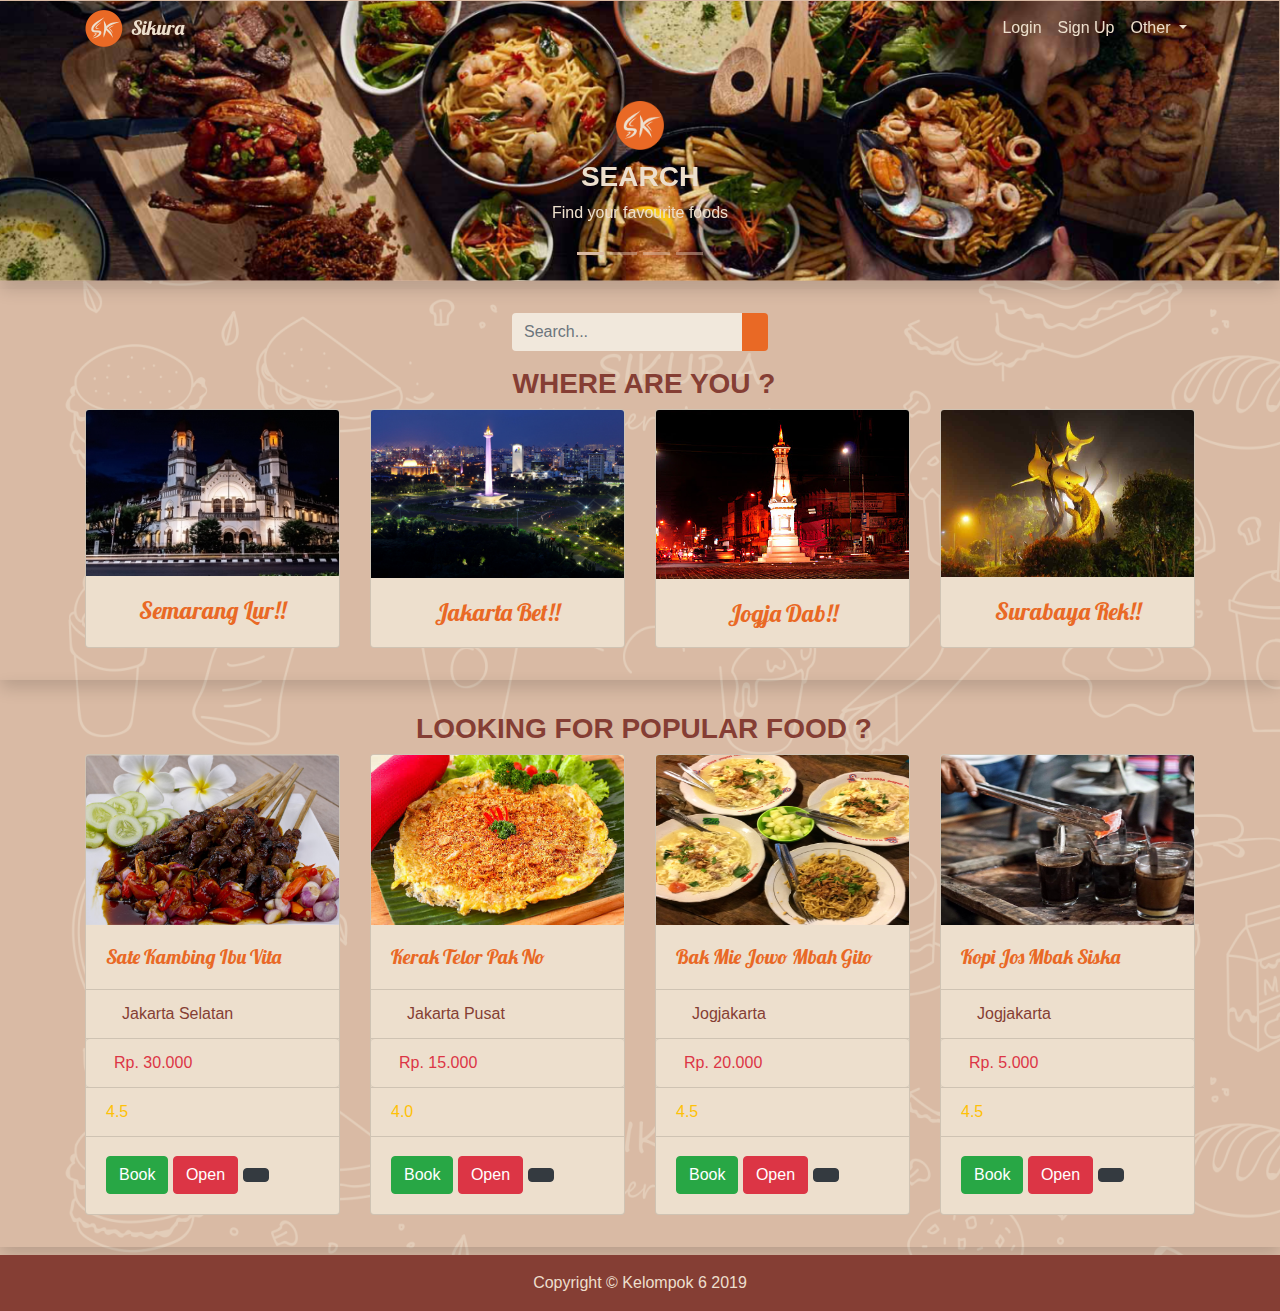
<file: index.html>
<!doctype html>
<html lang="en">
<!----------------------------------------- START OF HEAD ----------------------------------------->
<head>
    <!-- Required meta tags -->
    <meta charset="utf-8">
    <meta name="viewport" content="width=device-width, initial-scale=1, shrink-to-fit=no">

    <!-- Bootstrap CSS -->
    <link rel="stylesheet" href="https://stackpath.bootstrapcdn.com/bootstrap/4.3.1/css/bootstrap.min.css" integrity="sha384-ggOyR0iXCbMQv3Xipma34MD+dH/1fQ784/j6cY/iJTQUOhcWr7x9JvoRxT2MZw1T" crossorigin="anonymous">
    <link rel="stylesheet" href="style.css"> 
    <link rel="stylesheet" href="https://use.fontawesome.com/releases/v5.7.0/css/all.css" integrity="sha384-lZN37f5QGtY3VHgisS14W3ExzMWZxybE1SJSEsQp9S+oqd12jhcu+A56Ebc1zFSJ" crossorigin="anonymous">
    <link href="https://fonts.googleapis.com/css?family=Lobster&display=swap" rel="stylesheet">
    <link rel="stylesheet" href="animate.css">

    <title>Index</title>
<!----------------------------------------- LOGIN MODAL ----------------------------------------->
    <div class="modal fade" id="formLogin" tabindex="-1" role="dialog" aria-labelledby="exampleModalCenterTitle" aria-hidden="true">
            <div class="modal-dialog modal-dialog-centered" role="document">
              <div class="modal-content container" style="background-color: #eddfcd;">
                <form>
                  <div class="text-white" style="background-color: #eddfcd;">
                        <button type="button" class="close" aria-label="Close" data-dismiss="modal">
                                <span aria-hidden="true">&times;</span>
                              </button>
                  <div class="text-center mt-2" style="color: #e96925; font-family: 'Lobster';" >
                      <h1>Login</h1>
                  </div>
                    <div class="form-group container">
                      <label for="exampleInputEmail1" class="mt-3" style="color: #e96925;">Email address</label>
                      <input type="email" class="form-control" style="color: #e96925;" id="exampleInputEmail1" aria-describedby="emailHelp" placeholder="Enter email">
                    </div>
                    <div class="form-group container">
                      <label for="exampleInputPassword1" style="color: #e96925;">Password</label>
                      <input type="password" class="form-control" style="color: #e96925;" id="exampleInputPassword1" placeholder="Password">
                    </div>
                    <a type="submit" href="indexUser.html" class="btn container-fluid mb-3 mt-3" style="background-color: #e96925;">Submit</a>
                  </div>
              </form>
              </div>
            </div>
     </div>
  </head>
<!----------------------------------------- START OF BODY ----------------------------------------->  
<body style="background-image: url(img/item/background.png);">
<!---------------------------------------- BOOK MODAL---------------------------------------->  
    <!-- Modal -->
    <div class="modal fade" id="book" tabindex="-1" role="dialog" aria-labelledby="exampleModalCenterTitle" aria-hidden="true">
            <div class="modal-dialog modal-dialog-centered" role="document">
              <div class="modal-content" style="background-color: #853e34;">
                <div class="modal-header" style="background-color: #853e34;">
                  <h5 class="modal-title" style="font-family: 'lobster'; color: #eddfcd;" 
                    id="exampleModalCenterTitle">Reservation</h5>
                  <button type="button" class="close" data-dismiss="modal" aria-label="Close">
                    <span aria-hidden="true">&times;</span>
                  </button>
                </div>
                <div class="modal-body" style="background-color: #eddfcd;">
                    <p class="text-center">Restaurant <a href="restaurant.html">Restaurant Ibu Vita</a></p>
                    <p class="mx-3 text-danger font-weight-bolder">You must pay Rp. 10.000 for reservation, this payment will be returned</p>
                            
                    <form id="form-submit" action="" method="get">
                        <div class="row">
                            <div class="col-md-6 mb-2">
                                <fieldset>
                                    <input name="name" type="name" class="form-control rounded" id="name" placeholder="Full name" required>
                                </fieldset> 
                            </div>
                            <div class="col-md-6 mb-2">
                                <fieldset>
                                    <input name="phone" type="phone" class="form-control rounded" id="phone" placeholder="Phone number" required>
                                </fieldset>
                            </div>
                            <div class="col-md-6 mb-2">
                                <fieldset>
                                    <select required name='day' class="rounded" onchange='this.form.()'>
                                        <option value="">Select day</option>
                                        <option value="Monday">Monday</option>
                                        <option value="Tuesday">Tuesday</option>
                                        <option value="Wednesday">Wednesday</option>
                                        <option value="Thursday">Thursday</option>
                                        <option value="Friday">Friday</option>
                                        <option value="Saturday">Saturday</option>
                                        <option value="Sunday">Sunday</option>
                                    </select>
                                </fieldset>
                            </div>
                            <div class="col-md-6 mb-2">
                                <fieldset>
                                    <select required name='hour' class="rounded" onchange='this.form.()'>
                                        <option value="">Select hour</option>
                                        <option value="10-00">10:00</option>
                                        <option value="12-00">12:00</option>
                                        <option value="14-00">14:00</option>
                                        <option value="16-00">16:00</option>
                                        <option value="18-00">18:00</option>
                                        <option value="20-00">20:00</option>
                                        <option value="22-00">22:00</option>
                                    </select>
                                </fieldset>
                            </div>
                            <div class="col-md-6 mb-2">
                                <fieldset>
                                    <select required class="person rounded" name='persons' onchange='this.form.()'>
                                        <option value="">How many persons?</option>
                                        <option value="1-Person">1 Person</option>
                                        <option value="2-Persons">2 Persons</option>
                                        <option value="3-Persons">3 Persons</option>
                                        <option value="4-Persons">4 Persons</option>
                                        <option value="5-Persons">5 Persons</option>
                                        <option value="6-Persons">6 Persons</option>
                                    </select>
                                </fieldset>
                            </div>
                            <div class="col-md-6">
                                <fieldset>
                                        <button type="submit" id="form-submit" class="btn btn-success"
                                        class="close"   data-dismiss="modal" aria-label="Close"
                                        data-toggle="modal" data-target="#modalPayment" role="button"
                                        >Book Table</button>
                                </fieldset>
                            </div>
                        </div>
                    </form>
                    <p class="mt-2" style="color: #853e34;">"Reservations will be canceled if you do not come to the restaurant after 30 minutes from the order schedule"</hp> 
                </div>
              </div>
            </div>
    </div>
<!---------------------------------------- NAVBAR ---------------------------------------->     
    <section>    
        <nav class="navbar fixed-top navbar-expand-lg navbar-dark bg-dark"> 
            <div class="container-fluid container">   
                    <img src="img//item/logo 38x37.png" alt=""/>
                    <a class="navbar-brand ml-2" style="color:#eddfcd; font-family: 'Lobster';" href="index.html">Sikura</a>
            <button class="navbar-toggler navbar-toggler-right" type="button" data-toggle="collapse" data-target="#navbarNavDropdown" aria-controls="navbarNavDropdown" aria-expanded="false" aria-label="Toggle navigation">
            <span class="navbar-toggler-icon"></span>
            </button>             
            <div class="collapse navbar-collapse" id="navbarNavDropdown">
            <ul class="navbar-nav ml-auto">
                
                <li class="nav-item">
                    <a class="nav-link" href="#" data-toggle="modal" data-target="#formLogin" style="color: #eddfcd;">Login <span class="sr-only">(current)</span></a>
                    </li>
                <li class="nav-item">
                    <a class="nav-link" href="signup.html" style="color: #eddfcd;">Sign Up <span class="sr-only">(current)</span></a>
                    </li>
                <li class="nav-item dropdown">
                    <a class="nav-link dropdown-toggle" href="#" id="navbarDropdownMenuLink" style="color: #eddfcd;" role="button" data-toggle="dropdown" aria-haspopup="true" aria-expanded="false">
                        Other
                    </a>
                    <div class="dropdown-menu shadow" style="background-color: #e96925;" aria-labelledby="navbarDropdownMenuLink">
                        <a class="dropdown-item text-white" href="about.html">About</a>
                        <a class="dropdown-item text-white" href="404.html">404</a>
                        <a class="dropdown-item text-white" href="loadingPage.html">Loading Page</a>
                    </div>
                </li>
            </ul>  <a href=""></a>
            </div>
            
            </div>          
        </nav>
    </section>
<!---------------------------------------- CAROUSEL ---------------------------------------->
    <section class="shadow fadeInDown animated">
            <div id="carouselIndex" class="carousel slide" data-ride="carousel">
                <ol class="carousel-indicators">
                    <li data-target="#carouselIndex" data-slide-to="0" class="active"></li>
                    <li data-target="#carouselIndex" data-slide-to="1"></li>
                    <li data-target="#carouselIndex" data-slide-to="2"></li>
                    <li data-target="#carouselIndex" data-slide-to="3"></li>
                </ol>
                <div class="carousel-inner">
                    <div class="carousel-item active">
                        <img src="img/carousel/cr1 1366x300.png" class="d-block w-100" alt="Responsive image">
                        <div class="carousel-caption d-none d-md-block" style="color: #eddfcd;">
                            <div class="col-md-3 col-sm-1 register-left mx-auto rotateIn animated">
                                <img src="img/item/logo 247x247.png" alt=""/>
                            </div>
                            <h3 class="font-weight-bolder">SEARCH</h3>
                            <p class="font-weight-lighter">Find your favourite foods</p>
                        </div>
                    </div>
                    <div class="carousel-item">
                        <img src="img/carousel/cr2 1366x300.png" class="d-block w-100" alt="Responsive image">
                        <div class="carousel-caption d-none d-md-block" style="color: #eddfcd;">
                            <div class="col-md-3 col-sm-1 register-left mx-auto">
                                    <img src="img/item/logo 247x247.png" alt=""/>
                            </div>
                            <h3 class="font-weight-bolder">ORDER</h3>
                            <p class="font-weight-lighter">Order food or book a seat in restaurants</p>
                        </div>
                    </div>
                    <div class="carousel-item">
                        <img src="img/carousel/cr3 1366x300.png" class="d-block w-100" alt="Responsive image">
                        <div class="carousel-caption d-none d-md-block" style="color: #eddfcd;">
                            <div class="col-md-3 col-sm-1 register-left mx-auto">
                                <img src="img/item/logo 247x247.png" alt=""/>
                            </div>                            
                            <h3 class="font-weight-bolder">ENJOY</h3>
                            <p class="font-weight-lighter">Enjoy the most delicious food you have ever tasted</p>
                        </div>
                    </div>
                    <div class="carousel-item">
                            <img src="img/carousel/cr4 1366x300.png" class="d-block w-100" alt="Responsive image">
                            <div class="carousel-caption d-none d-md-block" style="color: #eddfcd;">
                                <div class="col-md-3 col-sm-1 register-left mx-auto">
                                    <img src="img/item/logo 247x247.png" alt=""/>
                                </div>                            
                                <h3 class="font-weight-bolder">REPEAT</h3>
                                <p class="font-weight-lighter">Your satisfaction is our happiness</p>
                            </div>
                    </div>                    
                </div>
            </div>    
    </section>
<!---------------------------------------- START OF MENU ---------------------------------------->
    <section class="py-2">
    <section class="py-4 shadow">
        <div class="row">
            <form class="mx-auto mb-2 fadeInDown animated">
                <div class="input-group">
                  <input type="text" class="form-control" placeholder="Search..." aria-label="Search" aria-describedby="basic-addon2">
                  <div class="input-group-append">
                    <a href="menu.html">
                    <button class="btn" type="button" style="background-color: #e96925; ">
                      <a href="menu.html" style="color: #eddfcd;" class="fas fa-search"></a>
                    </button>
                    </a>
                  </div>
                </div>
            </form>
        </div>
            <div class="container">
                   
            <h3 class="mt-2 text-center font-weight-bolder fadeInDown animated" style="color: #853e34;">
                    <i class="fas fa-map-marker-alt text-success mr-2"></i>WHERE ARE YOU ?</h3>

            <div class="row">
            <div class="col-lg-3 col-sm-4 col-md-6 mb-2 portfolio-item fadeInUp animated inner">
                <div class="card h-100">
                <a href="menuKota.html"><img class="card-img-top" src="img/city/smg.jpg" alt=""></a>
                <div class="card-body">
                    <h4 class="card-title text-center">
                    <a href="menuKota.html" style="color: #e96925;">Semarang Lur!!</a>
                    </h4>                                    
                </div>
                </div>
            </div>
            <div class="col-lg-3 col-sm-4 col-md-6 mb-2 portfolio-item fadeInUp animated inner">
                <div class="card h-100"> 
                <a href="menuKota.html"><img class="card-img-top" src="img/city/jkt.jpg" alt=""></a>
                <div class="card-body">
                    <h4 class="card-title text-center">
                    <a href="menuKota.html" style="color: #e96925;">Jakarta Bet!!</a>
                    </h4>                   
                </div>

                </div>
            </div>
            <div class="col-lg-3 col-sm-4 col-md-6 mb-2 portfolio-item fadeInUp animated inner">
                <div class="card h-100">
                <a href="menuKota.html"><img class="card-img-top" src="img/city/jga.png" alt=""></a>
                <div class="card-body">
                    <h4 class="card-title text-center">
                    <a href="menuKota.html" style="color: #e96925;">Jogja Dab!!</a>
                    </h4>                   
                </div>
                </div>
            </div>
            <div class="col-lg-3 col-sm-4 col-md-6 mb-2 portfolio-item fadeInUp animated inner">
                <div class="card h-100">
                    <a href="menuKota.html"><img class="card-img-top" src="img/city/sby.jpg" alt=""></a>
                    <div class="card-body">
                    <h4 class="card-title text-center">
                        <a href="menuKota.html" style="color: #e96925;">Surabaya Rek!!</a>
                    </h4>
                    </div>
                </div>
                </div>
            </div>
        </div>
    </section>

    <section class="py-4 shadow">
            <div class="container">
            <h3 class="mt-2 text-center rounded font-weight-bolder" style="color: #853e34;">
                    <i class="fab fa-hotjar mr-2 text-danger"></i>LOOKING FOR POPULAR FOOD ?</h3>
        
            <div class="row">
                <div class="col-lg-3 col-sm-4 col-md-6 portfolio-item mb-2 fadeInUp animated inner">
                <div class="card h-100">
                    <a href="deskripsi.html"><img class="card-img-top" style="height: 170px;" src="img/food/jakarta/sate kambing 900x600.png" alt=""></a>
                    <div class="card-body">
                            <h5 class="card-title">
                                    <a href="deskripsi.html" style="color: #e96925;">Sate Kambing Ibu Vita</a>
                            </h5>
                        </div>
                    
                    <ul class="list-group list-group-flush">
                        <li class="list-group-item" style="color: #853e34;"> <i class="fas fa-map-marker-alt text-success mr-3"></i>Jakarta Selatan</li>
                        <li class="list-group-item text-danger rounded">
                                <i class="fas fa-tags mr-2 text-danger"></i>Rp. 30.000</li>
                        <li class="list-group-item text-warning">4.5
                           
                                    <i class="fas fa-star"></i>
                                    <i class="fas fa-star"></i>
                                    <i class="fas fa-star"></i>
                                    <i class="fas fa-star"></i>
                                    <i class="fas fa-star-half-alt"></i>
                            
                        </li>
                         
                    </ul>
                    <div class="card-body">
                        <a type="button" class="btn btn-success text-white" data-toggle="modal" data-target="#book" role="button" data-toggle="tooltip" data-placement="top" title="Book the seat  in restaurant">Book</a>
                        <a class="btn btn-danger" href="deskripsi.html" role="button" data-toggle="tooltip" data-placement="top" title="See the full description">Open</a>
                        <a class="btn btn-dark" href="#" role="button" data-toggle="tooltip" data-placement="top" title="Add item to cart"><i class="fas fa-cart-plus"></i></a>
                        

                    </div>
                </div>
                </div>

                <div class="col-lg-3 col-sm-4 col-md-6 portfolio-item mb-2  fadeInUp animated inner">
                        <div class="card h-100">
                            <a href="deskripsi.html"><img class="card-img-top" style="height: 170px;" src="img/food/jakarta/kerak telor pak no.jpg" alt=""></a>
                            <div class="card-body">
                                    <h5 class="card-title">
                                            <a href="deskripsi.html" style="color: #e96925;">Kerak Telor Pak No</a>
                                    </h5>                              
                                </div>
                            
                            <ul class="list-group list-group-flush">
                                <li class="list-group-item" style="color: #853e34;"> <i class="fas fa-map-marker-alt text-success mr-3"></i>Jakarta Pusat</li>
                                <li class="list-group-item text-danger rounded">
                                        <i class="fas fa-tags mr-2 text-danger"></i>Rp. 15.000</li>
                                <li class="list-group-item text-warning">4.0
                                   
                                            <i class="fas fa-star"></i>
                                            <i class="fas fa-star"></i>
                                            <i class="fas fa-star"></i>
                                            <i class="fas fa-star"></i>
                                    
                                </li>
                                 
                            </ul>
                            <div class="card-body">
                                    <a type="button" class="btn btn-success text-white" data-toggle="modal" data-target="#book" role="button" data-toggle="tooltip" data-placement="top" title="Book the seat  in restaurant">Book</a>
                                    <a class="btn btn-danger" href="#" role="button" data-toggle="tooltip" data-placement="top" title="See the full description">Open</a>
                                    <a class="btn btn-dark" href="#" role="button" data-toggle="tooltip" data-placement="top" title="Add item to cart"><i class="fas fa-cart-plus"></i></a>
                            </div>
                        </div>
                </div>                

                <div class="col-lg-3 col-sm-4 col-md-6 portfolio-item mb-2  fadeInUp animated inner">
                        <div class="card h-100">
                            <a href="deskripsi.html"><img class="card-img-top" style="height: 170px;" src="img/food/jogja/bakmi jowo mbah gito.jpg" alt=""></a>
                            <div class="card-body">
                                    <h5 class="card-title">
                                            <a href="deskripsi.html" style="color: #e96925;">Bak Mie Jowo Mbah Gito</a>
                                    </h5>
                            </div>
                            
                            <ul class="list-group list-group-flush">
                                <li class="list-group-item " style="color: #853e34;"> <i class="fas fa-map-marker-alt text-success mr-3"></i>Jogjakarta</li>
                                <li class="list-group-item text-danger rounded">
                                        <i class="fas fa-tags mr-2 text-danger"></i>Rp. 20.000</li>
                                <li class="list-group-item text-warning">4.5
                                   
                                            <i class="fas fa-star"></i>
                                            <i class="fas fa-star"></i>
                                            <i class="fas fa-star"></i>
                                            <i class="fas fa-star"></i>
                                            <i class="fas fa-star-half-alt"></i>
                                    
                                </li>
                                 
                            </ul>
                            <div class="card-body">
                                    <a type="button" class="btn btn-success text-white" data-toggle="modal" data-target="#book" role="button" data-toggle="tooltip" data-placement="top" title="Book the seat  in restaurant">Book</a>
                                    <a class="btn btn-danger" href="#" role="button" data-toggle="tooltip" data-placement="top" title="See the full description">Open</a>
                                    <a class="btn btn-dark" href="#" role="button" data-toggle="tooltip" data-placement="top" title="Add item to cart"><i class="fas fa-cart-plus"></i></a>
                            </div>
                        </div>
                </div>
        
                <div class="col-lg-3 col-sm-4 col-md-6 portfolio-item mb-2  fadeInUp animated inner">
                                <div class="card h-100">
                                    <a href="deskripsi.html"><img class="card-img-top" style="height: 170px;" src="img/food/jogja/Kopi Jos mbak siska.jpg" alt=""></a>
                                    <div class="card-body">
                                            <h5 class="card-title">
                                                    <a href="deskripsi.html" style="color: #e96925;">Kopi Jos Mbak Siska</a>
                                            </h5>
                                    </div>
                                    
                                    <ul class="list-group list-group-flush">
                                        <li class="list-group-item" style="color: #853e34;"> <i class="fas fa-map-marker-alt text-success mr-3" ></i>Jogjakarta</li>
                                        <li class="list-group-item text-danger rounded">
                                                <i class="fas fa-tags mr-2 text-danger"></i>Rp. 5.000</li>
                                        <li class="list-group-item text-warning">4.5
                                           
                                                    <i class="fas fa-star"></i>
                                                    <i class="fas fa-star"></i>
                                                    <i class="fas fa-star"></i>
                                                    <i class="fas fa-star"></i>
                                                    <i class="fas fa-star-half-alt"></i>
                                            
                                        </li>
                                         
                                    </ul>
                                    <div class="card-body">
                                            <a type="button" class="btn btn-success text-white" data-toggle="modal" data-target="#book" role="button" data-toggle="tooltip" data-placement="top" title="Book the seat  in restaurant">Book</a>
                                            <a class="btn btn-danger" href="#" role="button" data-toggle="tooltip" data-placement="top" title="See the full description">Open</a>
                                            <a class="btn btn-dark" href="#" role="button" data-toggle="tooltip" data-placement="top" title="Add item to cart"><i class="fas fa-cart-plus"></i></a>
                                    </div>
                                </div>
                </div>

            </div>
            </div>
    </section>
    <!---------------------------------------- MODAL PAYMENT ---------------------------------------->
    <div class="modal fade" id="modalPayment" tabindex="-1" role="dialog" aria-labelledby="exampleModalCenterTitle" aria-hidden="true">
            <div class="modal-dialog modal modal-dialog-centered" role="document">
              <div class="modal-content" style="background-color:#853e34;">
                <div class="modal-header" style="background-color:#853e34;">
                  <h5 class="modal-title" style="font-family: 'lobster'; color: #eddfcd;"id="exampleModalCenterTitle">
                    Payment</h5>
                  <button type="button" class="close" data-dismiss="modal" aria-label="Close">
                    <span aria-hidden="true">&times;</span>
                  </button>
                </div>
                <div class="modal-body" style="background-color:#eddfcd;">
                    <div class="container">
                        <div class="text-center" style="color:#853e34;">
                                <h3 class="font-weight-bolder">Payment Code</h3>
                                <p>Pay your bill via : ATM or Internet Banking, Link Aja, Dana</p>
                                <h1 class="bg-white py-2 px-2 text-primary">#AFS3254</h1>
                                <p class="text-primary">Pay the bill before 30 minutes or the order will be canceled</p>
                                <br/>
                                <button class="bg-success btn-lg text-white" data-dismiss="modal" aria-label="Close">
                                  Finish
                                </button>
                        </div>
                    </div>
                </div>
              </div>
            </div>
        </div>
    
    </section>
<!---------------------------------------- FOOTER ---------------------------------------->   
    <footer class="py-3" style="background: #853e34;">
            <div class="container">
              <p class="m-0 text-center" style="color: #eddfcd;">Copyright &copy; Kelompok 6 2019</p>
            </div>
    </footer>









    <!-- Optional JavaScript -->
    <!-- jQuery first, then Popper.js, then Bootstrap JS -->
    <script src="https://code.jquery.com/jquery-3.3.1.slim.min.js" integrity="sha384-q8i/X+965DzO0rT7abK41JStQIAqVgRVzpbzo5smXKp4YfRvH+8abtTE1Pi6jizo" crossorigin="anonymous"></script>
    <script src="https://cdnjs.cloudflare.com/ajax/libs/popper.js/1.14.7/umd/popper.min.js" integrity="sha384-UO2eT0CpHqdSJQ6hJty5KVphtPhzWj9WO1clHTMGa3JDZwrnQq4sF86dIHNDz0W1" crossorigin="anonymous"></script>
    <script src="https://stackpath.bootstrapcdn.com/bootstrap/4.3.1/js/bootstrap.min.js" integrity="sha384-JjSmVgyd0p3pXB1rRibZUAYoIIy6OrQ6VrjIEaFf/nJGzIxFDsf4x0xIM+B07jRM" crossorigin="anonymous"></script>

    <script src="jsku.js"></script>
</body>
</html>
</file>
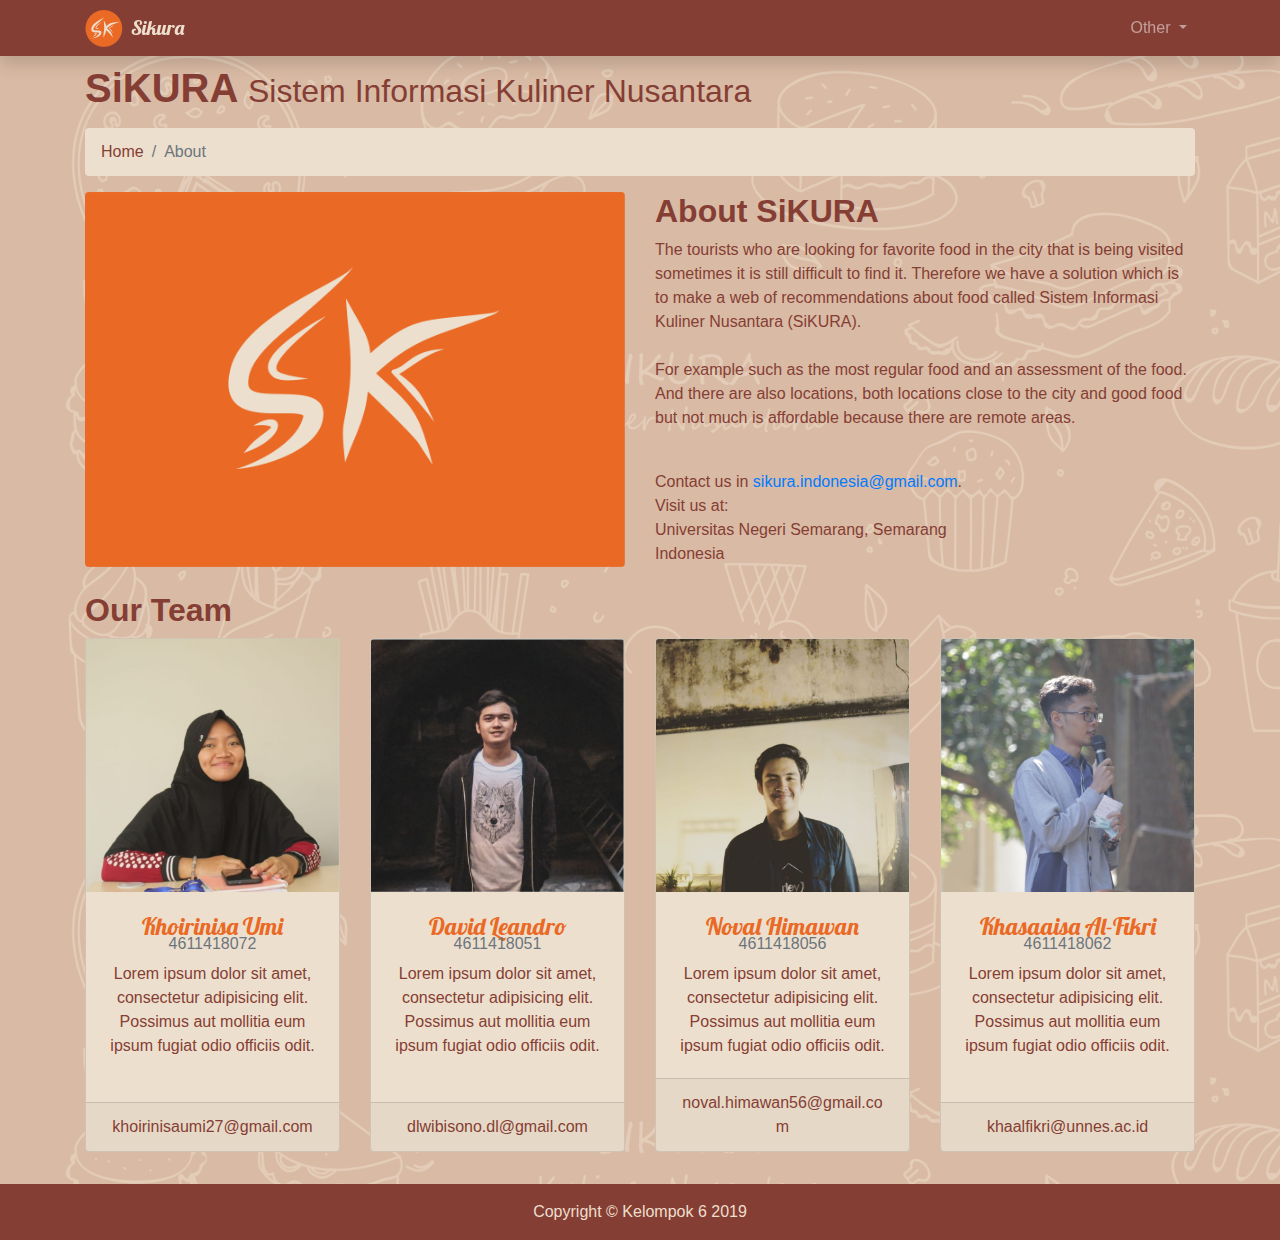
<file: about.html>
<!doctype html>
<html lang="en">
  <head>
    <!-- Required meta tags -->
    <meta charset="utf-8">
    <meta name="viewport" content="width=device-width, initial-scale=1, shrink-to-fit=no">

    <!-- Bootstrap CSS -->
    <link rel="stylesheet" href="https://stackpath.bootstrapcdn.com/bootstrap/4.3.1/css/bootstrap.min.css" integrity="sha384-ggOyR0iXCbMQv3Xipma34MD+dH/1fQ784/j6cY/iJTQUOhcWr7x9JvoRxT2MZw1T" crossorigin="anonymous">
    <link rel="stylesheet" href="style.css"> 
    <link rel="stylesheet" href="https://use.fontawesome.com/releases/v5.7.0/css/all.css" integrity="sha384-lZN37f5QGtY3VHgisS14W3ExzMWZxybE1SJSEsQp9S+oqd12jhcu+A56Ebc1zFSJ" crossorigin="anonymous">
    <link href="https://fonts.googleapis.com/css?family=Lobster&display=swap" rel="stylesheet">
    <link rel="stylesheet" href="animate.css">
    <title>About</title>
    

  </head>
  <body>

        <body style="background-image: url(img/item/background.png);">
                <!-- Navigation -->
                <section>    
                    <nav class="navbar fixed-top navbar-expand-lg navbar-dark  shadow" style="background:#853e34;"> 
                        <div class="container-fluid container">   
                                <img src="img/item/logo 38x37.png" alt=""/>
                                <a class="navbar-brand ml-2" style="color:#eddfcd; font-family: 'Lobster';" href="index.html">Sikura</a>
                        <button class="navbar-toggler navbar-toggler-right" type="button" data-toggle="collapse" data-target="#navbarNavDropdown" aria-controls="navbarNavDropdown" aria-expanded="false" aria-label="Toggle navigation">
                        <span class="navbar-toggler-icon"></span>
                        </button>             
                        <div class="collapse navbar-collapse" id="navbarNavDropdown">
                        <ul class="navbar-nav ml-auto">
                            
                            <li class="nav-item dropdown">
                                <a class="nav-link dropdown-toggle" href="#" id="navbarDropdownMenuLink" role="button" data-toggle="dropdown" aria-haspopup="true" aria-expanded="false">
                                    Other
                                </a>
                                <div class="dropdown-menu shadow" style="background-color: #e96925;" aria-labelledby="navbarDropdownMenuLink">
                                    <a class="dropdown-item text-white" href="about.html">About</a>
                                    <a class="dropdown-item text-white" href="404.html">404</a>
                                    <a class="dropdown-item text-white" href="loadingPage.html">Loading Page</a>
                                </div>
                            </li>
                        </ul>
                        </div>
                        
                        </div>          
                    </nav>
                </section>
              
                <!-- Page Content -->
                <div class="container py-3">
              
                  <!-- Page Heading/Breadcrumbs -->
                  <h1 class="mt-5 mb-3 font-weight-bolder fadeInDown animated" style="color: #853e34;">SiKURA
                    <small>Sistem Informasi Kuliner Nusantara</small>
                  </h1>
              
                  <ol class="breadcrumb fadeInDown animated">
                    <li class="breadcrumb-item">
                      <a href="index.html" style="color: #853e34;">Home</a>
                    </li>
                    <li class="breadcrumb-item active">About</li>
                  </ol>
              
                  <!-- Intro Content -->
                  <div class="row fadeInUp animated" style="color: #853e34;">
                    <div class="col-lg-6">
                      <img class="img-fluid rounded mb-4" src="img/item/sikura 600x417.png" alt="">
                    </div>
                    <div class="col-lg-6">
                      <h2 class="font-weight-bolder" style="color: #853e34;">About SiKURA</h2>
                    <p>The tourists who are looking for favorite food in the city that is being visited sometimes it is still difficult to find it.
                      Therefore we have a solution which is to make a web of recommendations about food called Sistem Informasi Kuliner Nusantara (SiKURA).
                      <br><br>
                      For example such as the most regular food and an assessment of the food. And there are also locations, both locations close to the city and good food but not much is affordable because there are remote areas.</p>  
                      <br>
                      <address>
                          Contact us in <a href="dlwibisono.dl@gmail.com">sikura.indonesia@gmail.com</a>.<br>
                          Visit us at:<br>
                          Universitas Negeri Semarang, Semarang<br>
                          Indonesia
                      </address> 
                    </div>
                  </div>
                  <!-- /.row -->
              
                  <!-- Team Members -->
                  <h2 class="font-weight-bolder fadeInUp animated" style="color: #853e34;">Our Team</h2>
              
                  <div class="row fadeInUp animated" style="color: #853e34;">
                    <div class="col-lg-3 mb-3">
                      <div class="card h-100 text-center">
                        <img class="card-img-top" src="img/members of group/nisa.jpg" alt="">
                        <div class="card-body">
                          <h4 class="card-title" style="color : #e96925;">Khoirinisa Umi</h4>
                          <h6 class="card-subtitle mb-2 text-muted">4611418072</h6>
                          <p class="card-text">Lorem ipsum dolor sit amet, consectetur adipisicing elit. Possimus aut mollitia eum ipsum fugiat odio officiis odit.</p>
                        </div>
                        <div class="card-footer">
                          <a style="color: #853e34;" href="">khoirinisaumi27@gmail.com</a>
                        </div>
                      </div>
                    </div>
                    
                    <div class="col-lg-3 mb-3">
                      <div class="card h-100 text-center">
                        <img class="card-img-top" src="img/members of group/david.jpeg" alt="">
                        <div class="card-body">
                          <h4 class="card-title" style="color : #e96925;">David Leandro</h4>
                          <h6 class="card-subtitle mb-2 text-muted">4611418051</h6>
                          <p class="card-text">Lorem ipsum dolor sit amet, consectetur adipisicing elit. Possimus aut mollitia eum ipsum fugiat odio officiis odit.</p>
                        </div>
                        <div class="card-footer">
                          <a style="color: #853e34;" href="">dlwibisono.dl@gmail.com</a>
                        </div>
                      </div>
                    </div>
                    
                    <div class="col-lg-3 mb-3">
                      <div class="card h-100 text-center">
                        <img class="card-img-top" src="img/members of group/noval.jpg" alt="">
                        <div class="card-body">
                          <h4 class="card-title" style="color : #e96925;">Noval Himawan</h4>
                          <h6 class="card-subtitle mb-2 text-muted">4611418056</h6>
                          <p class="card-text">Lorem ipsum dolor sit amet, consectetur adipisicing elit. Possimus aut mollitia eum ipsum fugiat odio officiis odit.</p>
                        </div>
                        <div class="card-footer">
                          <a style="color: #853e34;" href="#">noval.himawan56@gmail.com</a>
                        </div>
                      </div>
                    </div>
                    
                    <div class="col-lg-3 mb-3">
                        <div class="card h-100 text-center">
                          <img class="card-img-top" src="img/members of group/fikri.jpg" alt="">
                          <div class="card-body">
                            <h4 class="card-title" style="color : #e96925;">Khasaaisa Al-Fikri</h4>
                            <h6 class="card-subtitle mb-2 text-muted">4611418062</h6>
                            <p class="card-text">Lorem ipsum dolor sit amet, consectetur adipisicing elit. Possimus aut mollitia eum ipsum fugiat odio officiis odit.</p>
                          </div>
                          <div class="card-footer">
                            <a style="color: #853e34;" href="#">khaalfikri@unnes.ac.id</a>
                          </div>
                        </div>
                    </div>
                  </div>
                  <!-- /.row -->

                </div>
                <footer class="py-3 fadeInUp animated" style="background: #853e34;">
                    <div class="container">
                      <p class="m-0 text-center" style="color: #eddfcd;">Copyright &copy; Kelompok 6 2019</p>
                    </div>
              </footer>


    <!-- Optional JavaScript -->
    <!-- jQuery first, then Popper.js, then Bootstrap JS -->
    <script src="https://code.jquery.com/jquery-3.3.1.slim.min.js" integrity="sha384-q8i/X+965DzO0rT7abK41JStQIAqVgRVzpbzo5smXKp4YfRvH+8abtTE1Pi6jizo" crossorigin="anonymous"></script>
    <script src="https://cdnjs.cloudflare.com/ajax/libs/popper.js/1.14.7/umd/popper.min.js" integrity="sha384-UO2eT0CpHqdSJQ6hJty5KVphtPhzWj9WO1clHTMGa3JDZwrnQq4sF86dIHNDz0W1" crossorigin="anonymous"></script>
    <script src="https://stackpath.bootstrapcdn.com/bootstrap/4.3.1/js/bootstrap.min.js" integrity="sha384-JjSmVgyd0p3pXB1rRibZUAYoIIy6OrQ6VrjIEaFf/nJGzIxFDsf4x0xIM+B07jRM" crossorigin="anonymous"></script>
  </body>
</html>
</file>
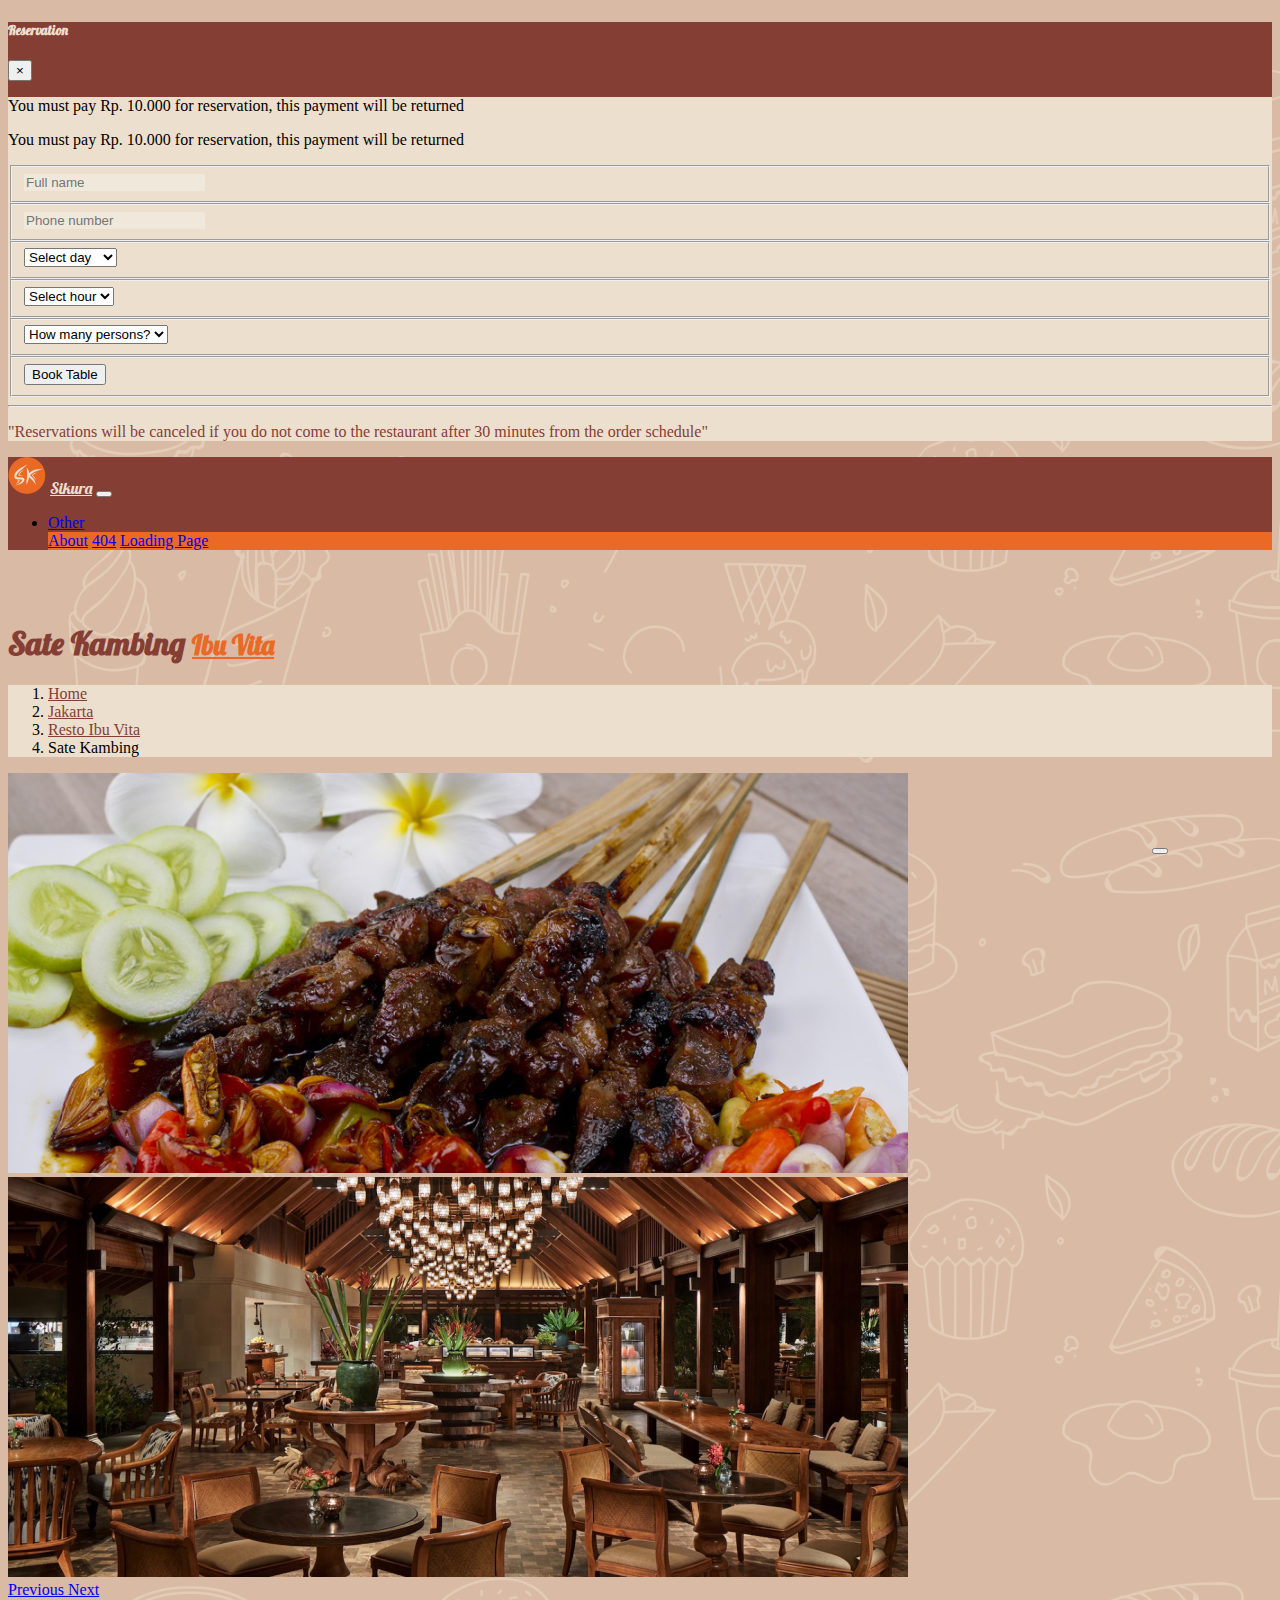
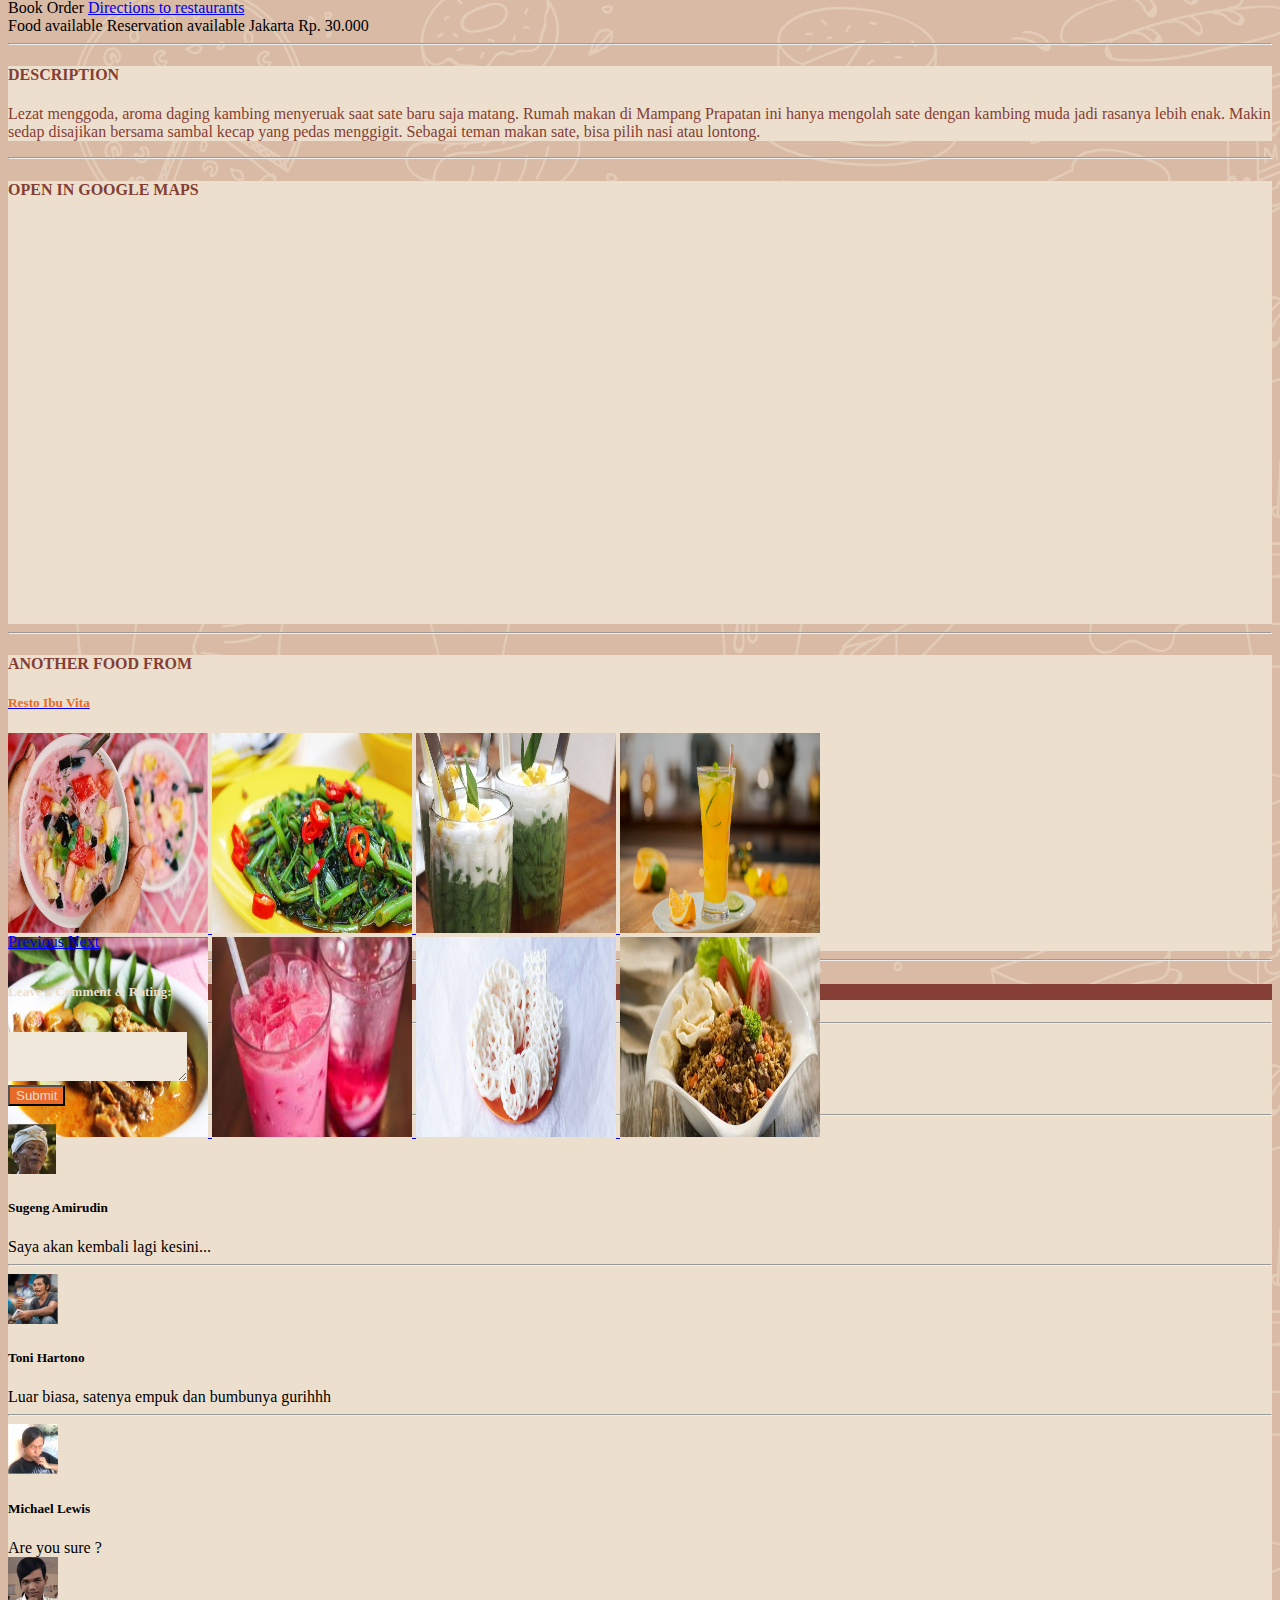
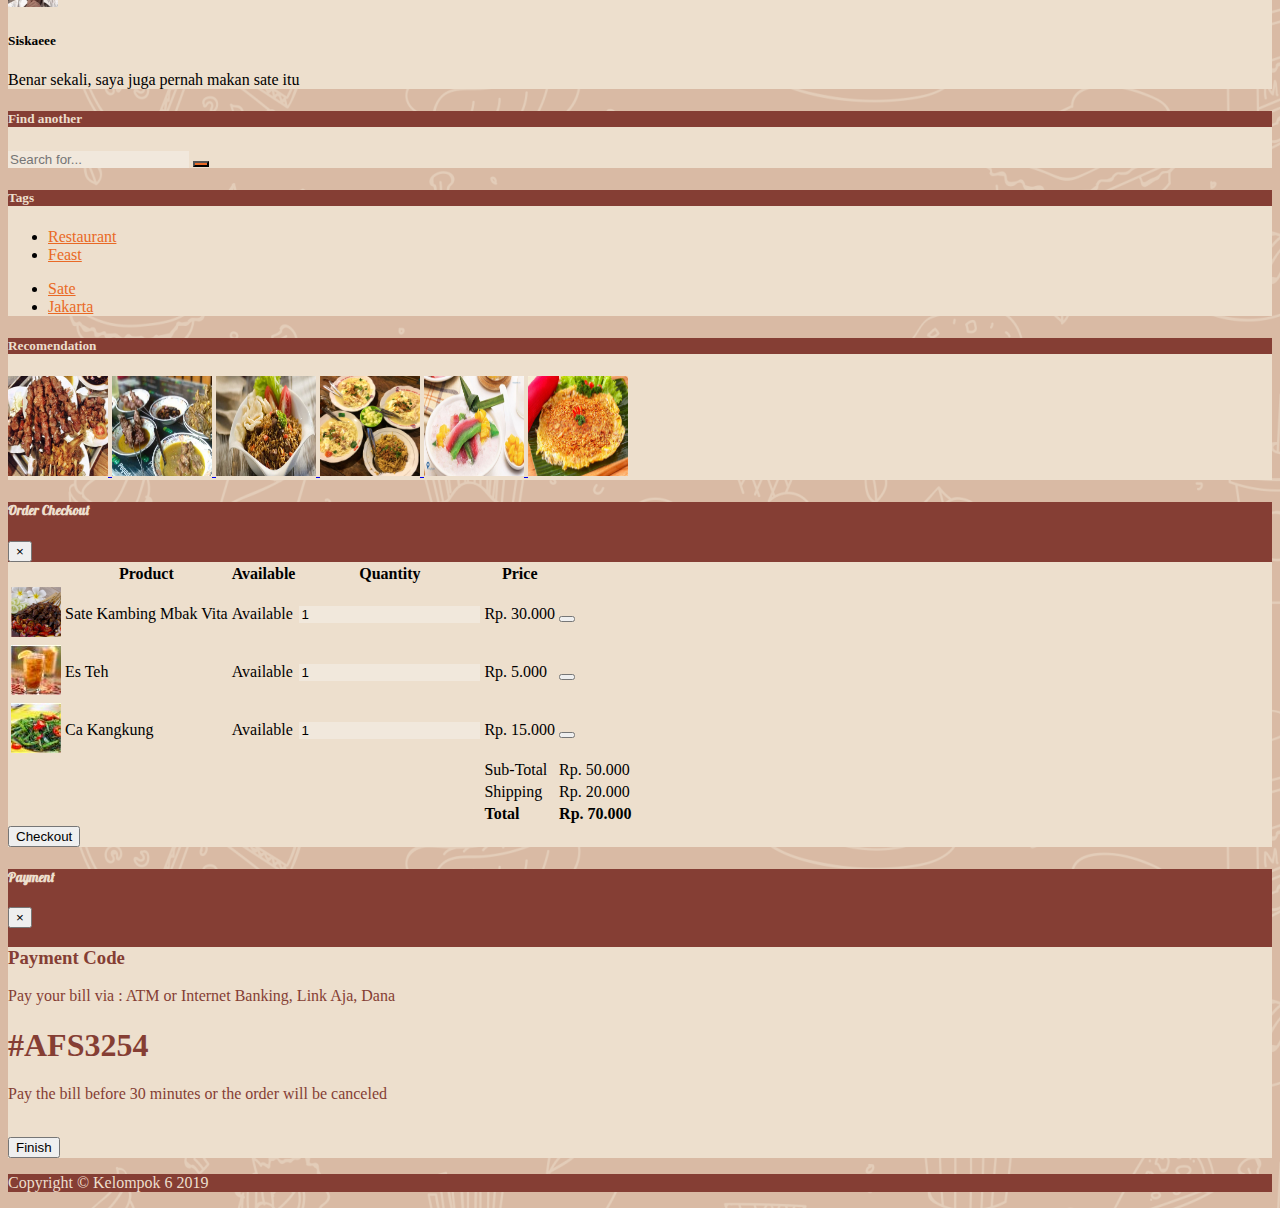
<file: deskripsi.html>
<!doctype html>
<html lang="en">
  <head>
    <!-- Required meta tags -->
    <meta charset="utf-8">
    <meta name="viewport" content="width=device-width, initial-scale=1, shrink-to-fit=no">

    <!-- Bootstrap CSS -->
    <link rel="stylesheet" href="https://stackpath.bootstrapcdn.com/bootstrap/4.4.0/css/bootstrap.min.css" integrity="sha384-SI27wrMjH3ZZ89r4o+fGIJtnzkAnFs3E4qz9DIYioCQ5l9Rd/7UAa8DHcaL8jkWt" crossorigin="anonymous">
    <link rel="stylesheet" href="style.css">
    
    <link rel="stylesheet" href="https://use.fontawesome.com/releases/v5.7.0/css/all.css" integrity="sha384-lZN37f5QGtY3VHgisS14W3ExzMWZxybE1SJSEsQp9S+oqd12jhcu+A56Ebc1zFSJ" crossorigin="anonymous">
    <link href="https://fonts.googleapis.com/css?family=Lobster&display=swap" rel="stylesheet">
    <link rel="stylesheet" href="animate.css">
    <title>Deskripsi</title>
  </head>
    <!---------------------------------------- BOOK---------------------------------------->  
    <div class="modal fade" id="book" tabindex="-1" role="dialog" aria-labelledby="exampleModalCenterTitle" aria-hidden="true">
      <div class="modal-dialog modal-dialog-centered" role="document">
        <div class="modal-content" style="background-color: #853e34;">
          <div class="modal-header" style="background-color: #853e34;">
            <h5 class="modal-title" style="font-family: 'lobster'; color: #eddfcd;" 
              id="exampleModalCenterTitle">Reservation</h5>
            <button type="button" class="close" data-dismiss="modal" aria-label="Close">
              <span aria-hidden="true">&times;</span>
            </button>
          </div>
          <div class="modal-body" style="background-color: #eddfcd;">
              <form id="form-submit" action="" method="get">
                  <div class="row">
                      <p class="mx-3 text-danger font-weight-bolder">You must pay Rp. 10.000 for reservation, this payment will be returned</p>
                    <p class="mx-3 text-danger font-weight-bolder">You must pay Rp. 10.000 for reservation, this payment will be returned</p>
                      <div class="col-md-6 mb-2">
                          <fieldset>
                              <input name="name" type="name" class="form-control rounded" id="name" placeholder="Full name" required>
                          </fieldset> 
                      </div>
                      <div class="col-md-6 mb-2">
                          <fieldset>
                              <input name="phone" type="phone" class="form-control rounded" id="phone" placeholder="Phone number" required>
                          </fieldset>
                      </div>
                      <div class="col-md-6 mb-2">
                          <fieldset>
                              <select required name='day' class="rounded" onchange='this.form.()'>
                                  <option value="">Select day</option>
                                  <option value="Monday">Monday</option>
                                  <option value="Tuesday">Tuesday</option>
                                  <option value="Wednesday">Wednesday</option>
                                  <option value="Thursday">Thursday</option>
                                  <option value="Friday">Friday</option>
                                  <option value="Saturday">Saturday</option>
                                  <option value="Sunday">Sunday</option>
                              </select>
                          </fieldset>
                      </div>
                      <div class="col-md-6 mb-2">
                          <fieldset>
                              <select required name='hour' class="rounded" onchange='this.form.()'>
                                  <option value="">Select hour</option>
                                  <option value="10-00">10:00</option>
                                  <option value="12-00">12:00</option>
                                  <option value="14-00">14:00</option>
                                  <option value="16-00">16:00</option>
                                  <option value="18-00">18:00</option>
                                  <option value="20-00">20:00</option>
                                  <option value="22-00">22:00</option>
                              </select>
                          </fieldset>
                      </div>
                      <div class="col-md-6 mb-2">
                          <fieldset>
                              <select required class="person rounded" name='persons' onchange='this.form.()'>
                                  <option value="">How many persons?</option>
                                  <option value="1-Person">1 Person</option>
                                  <option value="2-Persons">2 Persons</option>
                                  <option value="3-Persons">3 Persons</option>
                                  <option value="4-Persons">4 Persons</option>
                                  <option value="5-Persons">5 Persons</option>
                                  <option value="6-Persons">6 Persons</option>
                              </select>
                          </fieldset>
                      </div>
                      <div class="col-md-6">
                          <fieldset>
                              <button type="submit" id="form-submit" class="btn btn-success"
                              class="close"   data-dismiss="modal" aria-label="Close"
                              data-toggle="modal" data-target="#modalPayment" role="button"
                              >Book Table</button>
                          </fieldset>
                      </div>
                  </div>
              </form>
              <hr>
              <p class="mt-2" style="color: #853e34;">"Reservations will be canceled if you do not come to the restaurant after 30 minutes from the order schedule"</hp> 
          </div>
        </div>
      </div>
    </div>
    <div class="fixed-bottom">
        <button class="btn btn-dark" data-toggle="modal" data-target="#modalOrder" role="button" data-toggle="tooltip" data-placement="top" title="Add item to cart"><i class="fas fa-shopping-basket"></i></button>
    </div>
    <!---------------------------------------- START OF NAVBAR ---------------------------------------->     
    <section>    
        <nav class="navbar fixed-top navbar-expand-lg navbar-dark  shadow" style="background:#853e34;"> 
            <div class="container-fluid container">   
                    <img src="img/item/logo 38x37.png" alt=""/>
                    <a class="navbar-brand ml-2" style="color:#eddfcd; font-family: 'Lobster';" href="index.html">Sikura</a>
            <button class="navbar-toggler navbar-toggler-right" type="button" data-toggle="collapse" data-target="#navbarNavDropdown" aria-controls="navbarNavDropdown" aria-expanded="false" aria-label="Toggle navigation">
            <span class="navbar-toggler-icon"></span>
            </button>             
            <div class="collapse navbar-collapse" id="navbarNavDropdown">
            <ul class="navbar-nav ml-auto">
                
                <li class="nav-item dropdown">
                    <a class="nav-link dropdown-toggle" href="#" id="navbarDropdownMenuLink" role="button" data-toggle="dropdown" aria-haspopup="true" aria-expanded="false">
                        Other
                    </a>
                    <div class="dropdown-menu shadow" style="background-color: #e96925;" aria-labelledby="navbarDropdownMenuLink">
                        <a class="dropdown-item text-white" href="about.html">About</a>
                        <a class="dropdown-item text-white" href="404.html">404</a>
                        <a class="dropdown-item text-white" href="loadingPage.html">Loading Page</a>
                    </div>
                </li>
            </ul>
            </div>
            
            </div>          
        </nav>
    </section>
    <br>
    <br>
    <!----------------------------------------- MENU ----------------------------------------->
  <body style="background-image: url(img/item/background.png);">
    <div class="container">

        <!-- Page Heading/Breadcrumbs -->
        <h1 class="mt-4 mb-3 font-weight-bolder fadeInDown animated" style="font-family: 'lobster'; color: #853e34;">Sate Kambing
          <small>
            <a href="restaurant.html" class="fadeInDown animated" style="color: #e96925;">Ibu Vita</a>
          </small>
        </h1>
    
        <ol class="breadcrumb fadeInDown animated">
          <li class="breadcrumb-item">
            <a href="index.html" style="color: #853e34;">Home</a>
          </li>
          <li class="breadcrumb-item">
            <a href="menuKota.html" style="color: #853e34;">Jakarta</a>
          </li>
          <li class="breadcrumb-item">
            <a href="restaurant.html" style="color: #853e34;">Resto Ibu Vita</a>
          </li>
          <li class="breadcrumb-item active">Sate Kambing</li>
        </ol>
    
        <div class="row">
    
          <!-- Post Content Column -->
          <div class="col-lg-9">
    
            <!-- Preview Image -->
            
            <div id="carouselExampleControls" class="carousel slide fadeInUp animated" data-ride="carousel">
              <div class="carousel-inner" style="height: 50%;">
                <div class="carousel-item active">
                  <img src="img/food/jakarta/sate kambing 900x400.png" class="d-block w-100" alt="...">
                </div>
                <div class="carousel-item">
                  <img src="img/carousel/restaurant 900x400.png" class="d-block w-100" alt="...">
                </div>
              </div>
              <a class="carousel-control-prev" href="#carouselExampleControls" role="button" data-slide="prev">
                <span class="carousel-control-prev-icon" aria-hidden="true"></span>
                <span class="sr-only">Previous</span>
              </a>
              <a class="carousel-control-next" href="#carouselExampleControls" role="button" data-slide="next">
                <span class="carousel-control-next-icon" aria-hidden="true"></span>
                <span class="sr-only">Next</span>
              </a>
            </div>
            
            <div class="mt-3 mx-auto fadeInUp animated">
            <a class="btn btn-success mx-auto btn-sm text-white" data-toggle="modal" data-target="#book" role="button">Book</a>
            <a class="btn btn-danger mx-auto  btn-sm text-white" data-toggle="modal" data-target="#modalOrder" role="button">Order</a>
            <a class="btn btn-warning  mx-auto  btn-sm text-dark" role="button"
            href="https://www.google.co.id/maps/place/Jakarta/@-6.229728,106.6894296,11z/data=!3m1!4b1!4m5!3m4!1s0x2e69f3e945e34b9d:0x5371bf0fdad786a2!8m2!3d-6.2087634!4d106.845599">Directions to restaurants</a>
            <a class="btn btn-dark mx-auto  btn-sm" href="#" role="button"><i class="fas fa-cart-plus"></i></a>
            <br>
            <span class="badge badge-success mt-2">Food available</span>
            <span class="badge badge-success">Reservation available</span>
            <span class="badge badge-warning">Jakarta</span>
            <span class="badge badge-danger">Rp. 30.000</span>
            </div>
            <hr>
            <div style="background-color: #eddfcd; color: #853e34;" class="py-3 px-3 rounded fadeInUp animated">            
            <h4 class="font-weight-bolder">DESCRIPTION</h4>                
            <p class="rounded " style="background-color: #eddfcd;">Lezat menggoda, aroma daging kambing menyeruak saat sate baru saja matang. Rumah makan di Mampang Prapatan ini hanya mengolah sate dengan kambing muda jadi rasanya lebih enak.
              Makin sedap disajikan bersama sambal kecap yang pedas menggigit. Sebagai teman makan sate, bisa pilih nasi atau lontong. </p>
            </div>
              <hr>

            <div class="mb-4 py-3 px-3 rounded fadeInUp animated" style="background-color: #eddfcd; color: #853e34;">
                <h4 class="font-weight-bolder mb-3">OPEN IN GOOGLE MAPS</h4>  
              <!-- Embedded Google Map -->
                <iframe width="100%" height="400px" frameborder="0" scrolling="no" marginheight="0" marginwidth="0" src="http://maps.google.com/maps?hl=en&amp;ie=UTF8&amp;ll=-7.170717962125543, 111.58758099498706&amp;spn=-7.170717962125543, 111.58758099498706&amp;t=m&amp;z=4&amp;output=embed"></iframe>
            </div>
            <hr>

            <div style="background-color: #eddfcd; color: #853e34;" class="py-1 px-1 rounded fadeInUp animated">
            <h4 class="font-weight-bolder text-center">ANOTHER FOOD FROM<a class="ml-2" href="restaurant.html"><h5 style="color: #e96925;">Resto Ibu Vita</h5></a></h4>
            <div id="carouselAnotherFood" class="carousel slide fadeInUp animated" data-ride="carousel">
                <div class="carousel-inner" style="height: 200px;">
                  <div class="carousel-item active">
                      <a href="deskripsi.html">
                          <img src="img/food/semarang/es buah 700x400.png" alt="..." style="width: 200px; height: 200px;" class="img-thumbnail">
                      </a>
                      <a href="deskripsi.html">
                          <img src="img/food/jakarta/ca kangkung.jpg" alt="..." style="width: 200px; height: 200px;" class="img-thumbnail">
                      </a>
                      <a href="deskripsi.html">
                          <img src="img/food/semarang/es dawet.jpg" alt="..." style="width: 200px; height: 200px;" class="img-thumbnail">
                      </a>
                      <a href="deskripsi.html">
                          <img src="img/food/semarang/es jeruk.png" alt="..." style="width: 200px; height: 200px;" class="img-thumbnail">
                      </a>
                  </div>
                  <div class="carousel-item">
                      <a href="deskripsi.html">
                          <img src="img/food/jakarta/gulai kambingjpg.jpg" alt="..." style="width: 200px; height: 200px;" class="img-thumbnail">
                      </a>
                      <a href="deskripsi.html">
                          <img src="img/food/jakarta/soda gembira.jpg" alt="..." style="width: 200px; height: 200px;" class="img-thumbnail">
                      </a>
                      <a href="deskripsi.html">
                          <img src="img/food/jakarta/krupuk.jpg" alt="..." style="width: 200px; height: 200px;" class="img-thumbnail">
                      </a>
                      <a href="deskripsi.html">
                          <img src="img/food/jakarta/nasi goreng kambing.jpg" alt="..." style="width: 200px; height: 200px;" class="img-thumbnail">
                      </a>
                  </div>
                </div>
                <a class="carousel-control-prev" href="#carouselAnotherFood" role="button" data-slide="prev">
                  <span class="carousel-control-prev-icon" aria-hidden="true"></span>
                  <span class="sr-only">Previous</span>
                </a>
                <a class="carousel-control-next" href="#carouselAnotherFood" role="button" data-slide="next">
                  <span class="carousel-control-next-icon" aria-hidden="true"></span>
                  <span class="sr-only">Next</span>
                </a>
            </div>
            </div>

            <hr>
            <!-- Comments Form -->
            <div style="background-color: #eddfcd;" class="mb-3 py-2 rounded px-3 fadeInUp animated">
            <div class="card my-4">
              <h5 class="card-header">Leave a Comment & Rating:</h5>
              <div class="card-body">
                  <i class="far fa-star" style="color: #853e34;"></i>
                  <i class="far fa-star" style="color: #853e34;"></i>
                  <i class="far fa-star" style="color: #853e34;"></i>
                  <i class="far fa-star" style="color: #853e34;"></i>
                  <i class="far fa-star" style="color: #853e34;"></i>
                  <hr>
                <form>
                  <div class="form-group">
                    <textarea class="form-control" rows="3"></textarea>
                  </div>
                  <button type="submit" class="btn" style="background-color: #e96925; color: #eddfcd;">Submit</button>
                </form>
              </div>
            </div>
              <hr>
            <!-- Single Comment -->
            <div class="media mb-4">
              <img class="d-flex mr-3 rounded-circle" src="img/people/user2.png" alt="">
              <div class="media-body">
                <h5 class="mt-0">Sugeng Amirudin</h5>
                <div class="text-warning">
                    <i class="fas fa-star"></i>
                    <i class="fas fa-star"></i>
                    <i class="fas fa-star"></i>
                    <i class="fas fa-star"></i>
                </div>
                Saya akan kembali lagi kesini...
              </div>
            </div>
            <hr>
            <!-- Comment with nested comments -->
            <div class="media mb-4">
              <img class="d-flex mr-3 rounded-circle" src="img/people/user1.png">
              <div class="media-body">
                <h5 class="mt-0">Toni Hartono</h5>
                <div class="text-warning">
                    <i class="fas fa-star"></i>
                    <i class="fas fa-star"></i>
                    <i class="fas fa-star"></i>
                    <i class="fas fa-star"></i>
                    <i class="fas fa-star"></i>
                </div>
                Luar biasa, satenya empuk dan bumbunya gurihhh
                <hr>
                <div class="media mt-4">
                  <img class="d-flex mr-3 rounded-circle" src="img/people/user3.png" alt="">
                  <div class="media-body">
                    <h5 class="mt-0">Michael Lewis</h5>
                    Are you sure ?
                  </div>
                </div>
    
                <div class="media mt-4">
                  <img class="d-flex mr-3 rounded-circle" src="img/people/user4.png" alt="">
                  <div class="media-body">
                    <h5 class="mt-0">Siskaeee</h5>
                    Benar sekali, saya juga pernah makan sate itu
                  </div>
                </div>
    
              </div>
            </div>
          </div>

          </div>
    
          <!-- Sidebar Widgets Column -->
          <div class="col-md-3">
    
            <!-- Search Widget -->
            <div class="card mb-4 fadeInUp animated">
              <h5 class="card-header">Find another</h5>
              <div class="card-body">
                <div class="input-group">
                  <input type="text" class="form-control" placeholder="Search for...">
                  <span class="input-group-btn">
                    <button class="btn" type="button" style="background-color: #e96925; color: #eddfcd;">
                      <a href="menu.html" style="color: #eddfcd;" class="fas fa-search"></a>
                    </button>
                  </span>
                </div>
              </div>
            </div>
    
            <!-- Categories Widget -->
            <div class="card my-4 fadeInUp animated">
              <h5 class="card-header">Tags</h5>
              <div class="card-body">
                <div class="row">
                  <div class="col-lg-6">
                    <ul class="list-unstyled mb-0">
                      <li>
                        <a href="#" style="color: #e96925;">Restaurant</a>
                      </li>
                      <li>
                        <a href="#" style="color: #e96925;">Feast</a>
                      </li>
                    </ul>
                  </div>
                  <div class="col-lg-6">
                    <ul class="list-unstyled mb-0">
                      <li>
                        <a href="#" style="color: #e96925;">Sate</a>
                      </li>
                      <li>
                        <a href="#" style="color: #e96925;">Jakarta</a>
                      </li>
                    </ul>
                  </div>
                </div>
              </div>
            </div>
    
            <!-- Side Widget -->

            <div class="card my-4 fadeInUp animated">
                <h5 class="card-header">Recomendation</h5>
                <div class="card-body">
                  <a href="deskripsi.html">
                      <img src="img/food/jogja/sate pak pong.jpg" alt="..." style="width: 100px; height: 100px;" class="img-thumbnail">
                  </a>
                  <a href="deskripsi.html">
                      <img src="img/food/jogja/sate klatak mbah min.jpg" alt="..." style="width: 100px; height: 100px;" class="img-thumbnail">
                  </a>
                  <a href="deskripsi.html">
                      <img src="img/food/jakarta/nasi goreng kambing.jpg" alt="..." style="width: 100px; height: 100px;" class="img-thumbnail">
                  </a>
                  <a href="deskripsi.html">
                      <img src="img/food/jogja/bakmi jowo mbah gito.jpg" alt="..." style="width: 100px; height: 100px;" class="img-thumbnail">
                  </a>
                  <a href="deskripsi.html">
                      <img src="img/food/jakarta/es selendang mayang.jpg" alt="..." style="width: 100px; height: 100px;" class="img-thumbnail">
                  </a>
                  <a href="deskripsi.html">
                      <img src="img/food/jakarta/kerak telor pak no.jpg" alt="..." style="width: 100px; height: 100px;" class="img-thumbnail">
                  </a>
                </div>
            </div>
  
          </div>
    
        </div>
      </div>
    <!---------------------------------------- MODAL ORDER ---------------------------------------->
    <div class="modal fade" id="modalOrder" tabindex="-1" role="dialog" aria-labelledby="exampleModalCenterTitle" aria-hidden="true">
        <div class="modal-dialog modal-xl modal-dialog-centered" role="document">
          <div class="modal-content" style="background-color:#853e34;">
            <div class="modal-header" style="background-color:#853e34;">
              <h5 class="modal-title" style="font-family: 'lobster'; color: #eddfcd;"id="exampleModalCenterTitle">
                Order Checkout</h5>
              <button type="button" class="close" data-dismiss="modal" aria-label="Close">
                <span aria-hidden="true">&times;</span>
              </button>
            </div>
            <div class="modal-body" style="background-color:#eddfcd;">
                <div class="container mb-4">
                    <div class="row">
                        <div class="col-12">
                            <div class="table-responsive">
                                <table class="table table-striped">
                                    <thead>
                                        <tr>
                                            <th scope="col"> </th>
                                            <th scope="col">Product</th>
                                            <th scope="col">Available</th>
                                            <th scope="col" class="text-center">Quantity</th>
                                            <th scope="col" class="text-right">Price</th>
                                            <th> </th>
                                        </tr>
                                    </thead>
                                    <tbody>
                                        <tr>
                                            <td><img src="img/food/jakarta/sate kambing 50x50.png" /> </td>
                                            <td>Sate Kambing Mbak Vita</td>
                                            <td>Available</td>
                                            <td><input class="form-control" type="text" value="1" /></td>
                                            <td class="text-right">Rp. 30.000</td>
                                            <td class="text-right"><button class="btn btn-sm btn-danger"><i class="fa fa-trash"></i> </button> </td>
                                        </tr>
                                        <tr>
                                            <td><img src="img/food/jakarta/es teh 50x50.jpg" /> </td>
                                            <td>Es Teh</td>
                                            <td>Available</td>
                                            <td><input class="form-control" type="text" value="1" /></td>
                                            <td class="text-right">Rp. 5.000</td>
                                            <td class="text-right"><button class="btn btn-sm btn-danger"><i class="fa fa-trash"></i> </button> </td>
                                        </tr>
                                        <tr>
                                            <td><img src="img/food/jakarta/ca kangkung 50x50.jpg" /> </td>
                                            <td>Ca Kangkung</td>
                                            <td>Available</td>
                                            <td><input class="form-control" type="text" value="1" /></td>
                                            <td class="text-right">Rp. 15.000</td>
                                            <td class="text-right"><button class="btn btn-sm btn-danger"><i class="fa fa-trash"></i> </button> </td>
                                        </tr>
                                        <tr>
                                            <td></td>
                                            <td></td>
                                            <td></td>
                                            <td></td>
                                            <td>Sub-Total</td>
                                            <td class="text-right">Rp. 50.000</td>
                                        </tr>
                                        <tr>
                                            <td></td>
                                            <td></td>
                                            <td></td>
                                            <td></td>
                                            <td>Shipping</td>
                                            <td class="text-right">Rp. 20.000</td>
                                        </tr>
                                        <tr>
                                            <td></td>
                                            <td></td>
                                            <td></td>
                                            <td></td>
                                            <td><strong>Total</strong></td>
                                            <td class="text-right"><strong>Rp. 70.000</strong></td>
                                        </tr>
                                    </tbody>
                                </table>
                            </div>
                        </div>
                        <div class="col mb-2">
                            <div class="row">
                                <div class="col-sm-12 col-md-6 col-lg-4 text-right ml-auto">
                                    <button class="btn btn-lg btn-block btn-success text-uppercase"
                                    class="close" data-dismiss="modal" aria-label="Close"
                                    data-toggle="modal" data-target="#modalPayment" role="button">Checkout</button>
                                </div>
                            </div>
                        </div>
                    </div>
                </div>
            </div>
          </div>
        </div>
    </div>
    <!---------------------------------------- MODAL PAYMENT ---------------------------------------->
    <div class="modal fade" id="modalPayment" tabindex="-1" role="dialog" aria-labelledby="exampleModalCenterTitle" aria-hidden="true">
        <div class="modal-dialog modal modal-dialog-centered" role="document">
          <div class="modal-content" style="background-color:#853e34;">
            <div class="modal-header" style="background-color:#853e34;">
              <h5 class="modal-title" style="font-family: 'lobster'; color: #eddfcd;"id="exampleModalCenterTitle">
                Payment</h5>
              <button type="button" class="close" data-dismiss="modal" aria-label="Close">
                <span aria-hidden="true">&times;</span>
              </button>
            </div>
            <div class="modal-body" style="background-color:#eddfcd;">
                <div class="container">
                    <div class="text-center" style="color:#853e34;">
                            <h3 class="font-weight-bolder">Payment Code</h3>
                            <p>Pay your bill via : ATM or Internet Banking, Link Aja, Dana</p>
                            <h1 class="bg-white py-2 px-2 text-primary">#AFS3254</h1>
                            <p class="text-primary">Pay the bill before 30 minutes or the order will be canceled</p>
                            <br/>
                            <button class="bg-success btn-lg text-white" data-dismiss="modal" aria-label="Close">
                              Finish
                            </button>
                    </div>
                </div>
            </div>
          </div>
        </div>
    </div>

    <!---------------------------------------- FOOTER ---------------------------------------->   
      <footer class="py-3 fadeInUp animated" style="background: #853e34;">
          <div class="container">
            <p class="m-0 text-center" style="color: #eddfcd;">Copyright &copy; Kelompok 6 2019</p>
          </div>
  </footer>

    <!-- Optional JavaScript -->
    <!-- jQuery first, then Popper.js, then Bootstrap JS -->
    <script src="https://code.jquery.com/jquery-3.4.1.slim.min.js" integrity="sha384-J6qa4849blE2+poT4WnyKhv5vZF5SrPo0iEjwBvKU7imGFAV0wwj1yYfoRSJoZ+n" crossorigin="anonymous"></script>
    <script src="https://cdn.jsdelivr.net/npm/popper.js@1.16.0/dist/umd/popper.min.js" integrity="sha384-Q6E9RHvbIyZFJoft+2mJbHaEWldlvI9IOYy5n3zV9zzTtmI3UksdQRVvoxMfooAo" crossorigin="anonymous"></script>
    <script src="https://stackpath.bootstrapcdn.com/bootstrap/4.4.0/js/bootstrap.min.js" integrity="sha384-3qaqj0lc6sV/qpzrc1N5DC6i1VRn/HyX4qdPaiEFbn54VjQBEU341pvjz7Dv3n6P" crossorigin="anonymous"></script>
  </body>
</html>
</file>
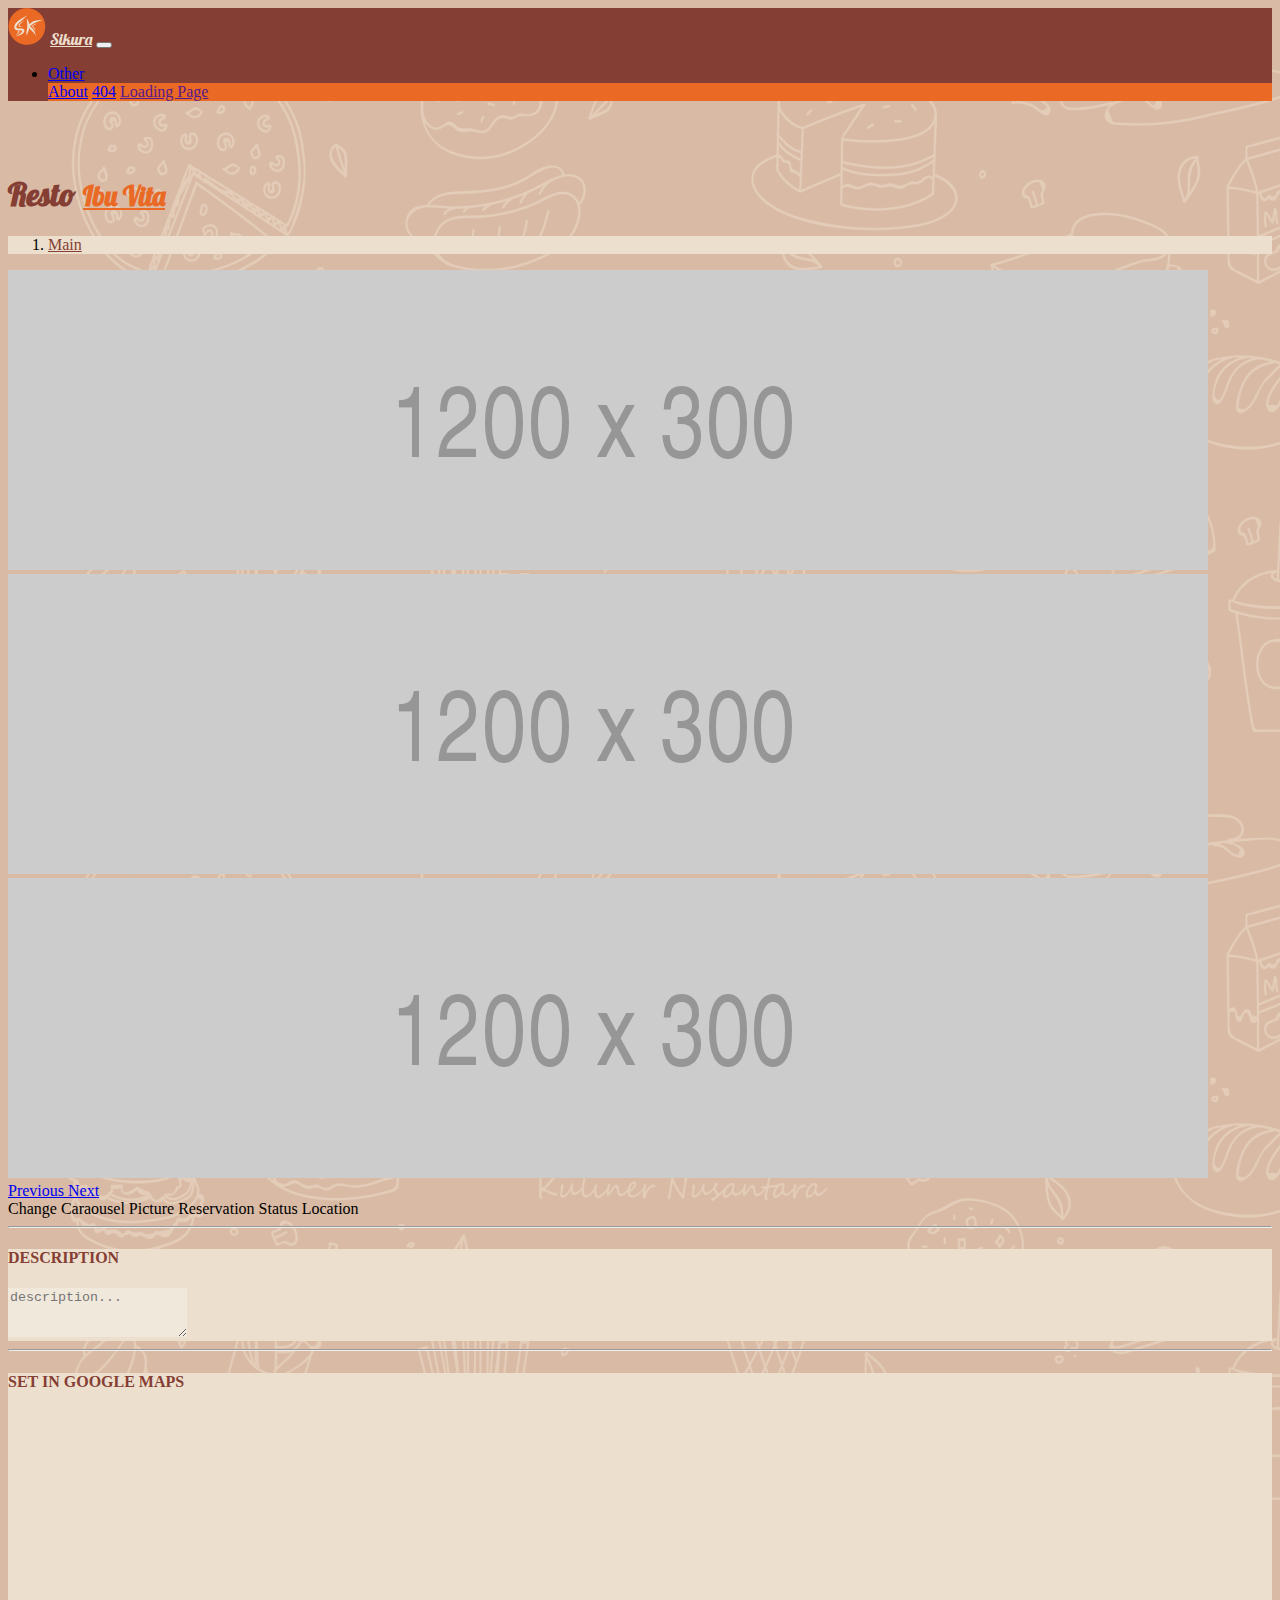
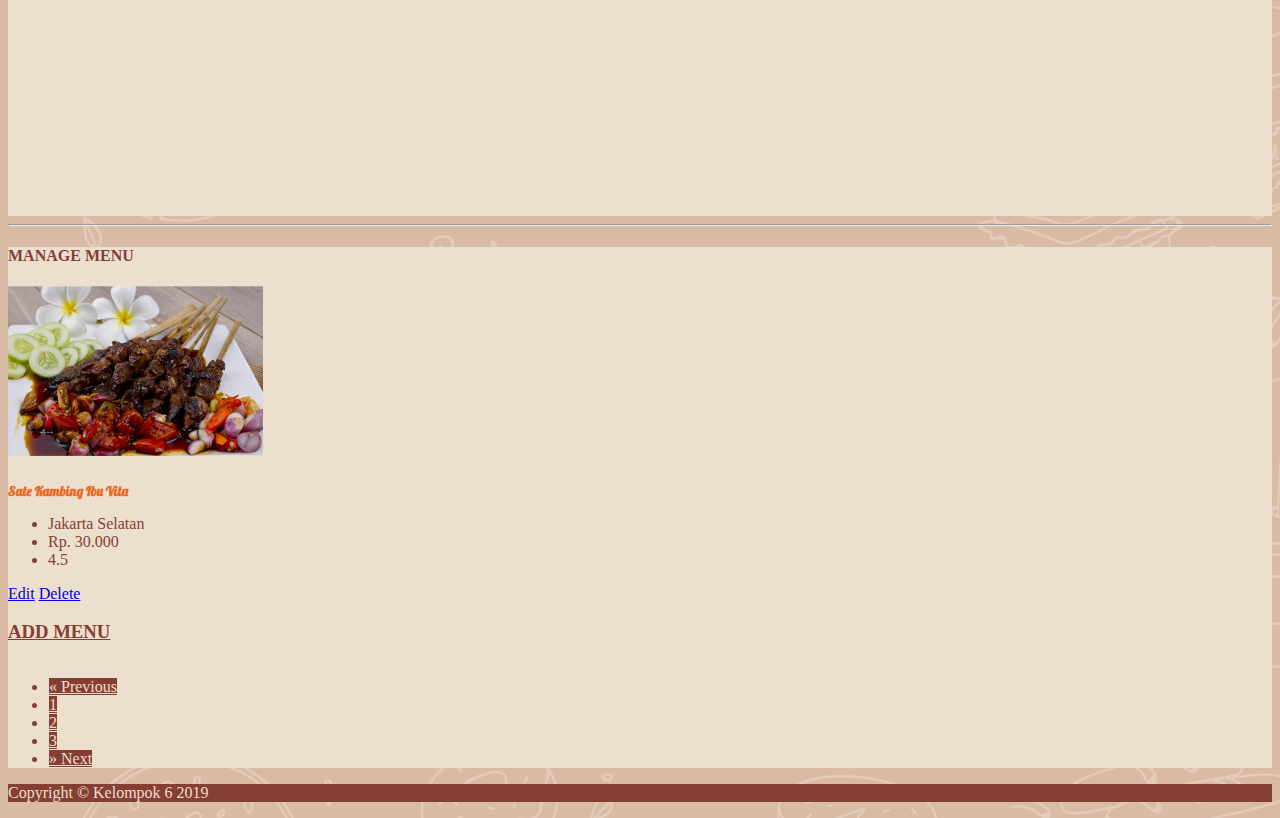
<file: editMenuRestaurant.html>
<!doctype html>
<html lang="en">
  <head>
    <!-- Required meta tags -->
    <meta charset="utf-8">
    <meta name="viewport" content="width=device-width, initial-scale=1, shrink-to-fit=no">

    <!-- Bootstrap CSS -->
    <link rel="stylesheet" href="https://stackpath.bootstrapcdn.com/bootstrap/4.4.0/css/bootstrap.min.css" integrity="sha384-SI27wrMjH3ZZ89r4o+fGIJtnzkAnFs3E4qz9DIYioCQ5l9Rd/7UAa8DHcaL8jkWt" crossorigin="anonymous">
    <link rel="stylesheet" href="style.css">
    
    <link rel="stylesheet" href="https://use.fontawesome.com/releases/v5.7.0/css/all.css" integrity="sha384-lZN37f5QGtY3VHgisS14W3ExzMWZxybE1SJSEsQp9S+oqd12jhcu+A56Ebc1zFSJ" crossorigin="anonymous">
    <link href="https://fonts.googleapis.com/css?family=Lobster&display=swap" rel="stylesheet">
    <link rel="stylesheet" href="animate.css">
    <title>Deskripsi</title>
  </head>
    <!---------------------------------------- START OF NAVBAR ---------------------------------------->     
    <section>    
        <nav class="navbar fixed-top navbar-expand-lg navbar-dark  shadow" style="background:#853e34;"> 
            <div class="container-fluid container">   
                    <img src="img/item/logo 38x37.png" alt=""/>
                    <a class="navbar-brand ml-2" style="color:#eddfcd; font-family: 'Lobster';" href="index.html">Sikura</a>
            <button class="navbar-toggler navbar-toggler-right" type="button" data-toggle="collapse" data-target="#navbarNavDropdown" aria-controls="navbarNavDropdown" aria-expanded="false" aria-label="Toggle navigation">
            <span class="navbar-toggler-icon"></span>
            </button>             
            <div class="collapse navbar-collapse" id="navbarNavDropdown">
            <ul class="navbar-nav ml-auto">
                
                <li class="nav-item dropdown">
                    <a class="nav-link dropdown-toggle" href="#" id="navbarDropdownMenuLink" role="button" data-toggle="dropdown" aria-haspopup="true" aria-expanded="false">
                        Other
                    </a>
                    <div class="dropdown-menu shadow" style="background-color: #e96925;" aria-labelledby="navbarDropdownMenuLink">
                        <a class="dropdown-item text-white" href="about.html">About</a>
                        <a class="dropdown-item text-white" href="404.html">404</a>
                        <a class="dropdown-item text-white" href="">Loading Page</a>
                    </div>
                </li>
            </ul>
            </div>
            
            </div>          
        </nav>
    </section>
    <br>
    <br>
    <!---------------------------------------- MENU ---------------------------------------->
    <body style="background-image: url(img/item/background.png);">
    <!-- Page Content -->
    <div class="container">

    <!-- Page Heading/Breadcrumbs -->
    <h1 class="mt-4 mb-3 font-weight-bolder fadeInDown animated" style="font-family: 'lobster'; color: #853e34;">Resto
        <small>
          <a href="#" class="fadeInDown animated" style="color: #e96925;">Ibu Vita</a>
        </small>
      </h1>
    <ol class="breadcrumb">
      <li class="breadcrumb-item">
            <a href="index.html" style="color: #853e34;">Main</a>
          </li>
    </ol>

    <!-- Image Header -->
    <div id="carouselExampleControls" class="carousel slide" data-ride="carousel">
        <div class="carousel-inner  mb-4">
          <div class="carousel-item active">
            <img src="img/warehouse/1200x300.png" class="d-block w-100" alt="...">
          </div>
          <div class="carousel-item">
            <img src="img/warehouse/1200x300.png" class="d-block w-100" alt="...">
          </div>
          <div class="carousel-item">
            <img src="img/warehouse/1200x300.png" class="d-block w-100" alt="...">
          </div>
        </div>
        <a class="carousel-control-prev" href="#carouselExampleControls" role="button" data-slide="prev">
          <span class="carousel-control-prev-icon" aria-hidden="true"></span>
          <span class="sr-only">Previous</span>
        </a>
        <a class="carousel-control-next" href="#carouselExampleControls" role="button" data-slide="next">
          <span class="carousel-control-next-icon" aria-hidden="true"></span>
          <span class="sr-only">Next</span>
        </a>
      </div>
    
      <div class="mt-3 mx-auto fadeInUp animated">
          <a class="btn btn-secondary mx-auto btn-sm text-white" data-toggle="modal" data-target="#modalBookList" role="button">Change Caraousel Picture</a>
          <span class="badge badge-success">Reservation Status</span>
          <span class="badge badge-warning">Location</span>
        </div>
            <hr>
        <div style="background-color: #eddfcd; color: #853e34;" class="py-3 px-3 rounded fadeInUp animated">            
            <h4 class="font-weight-bolder">DESCRIPTION</h4>                
          <textarea class="form-control" type="text" placeholder="description..." rows="3"></textarea>
        </div>
            <hr>
        
        <div class="mb-4 py-3 px-3 rounded fadeInUp animated" style="background-color: #eddfcd; color: #853e34;">
            <h4 class="font-weight-bolder mb-3">SET IN GOOGLE MAPS</h4>  
             <!-- Embedded Google Map -->
                <iframe width="100%" height="400px" frameborder="0" scrolling="no" marginheight="0" marginwidth="0" src="http://maps.google.com/maps?hl=en&amp;ie=UTF8&amp;ll=37.0625,-95.677068&amp;spn=56.506174,79.013672&amp;t=m&amp;z=4&amp;output=embed"></iframe>
        </div>
            <hr>

    <!-- MENU -->
    <div style="background-color: #eddfcd; color: #853e34;" class="py-3 px-3 rounded fadeInUp animated">
            <h4 class="font-weight-bolder">MANAGE MENU</h4>
    <div class="row container mx-auto mt-4">

            <div class="col-lg-3 col-sm-4 col-md-6 portfolio-item mb-4  fadeInUp animated inner">
                    <div class="card h-100">
                        <a href="#"><img class="card-img-top" style="height: 170px;" src="img/food/jakarta/sate kambing 900x600.png" alt=""></a>
                        <div class="card-body">
                            <h5 class="card-title" style="color: #e96925;" >Sate Kambing Ibu Vita</h5>
                        </div>
                        
                        <ul class="list-group list-group-flush">
                            <li class="list-group-item " style="color: #853e34;"> <i class="fas fa-map-marker-alt text-success mr-3"></i>Jakarta Selatan</li>
                            <li class="list-group-item text-danger rounded">
                                    <i class="fas fa-tags mr-2 text-danger"></i>Rp. 30.000</li>
                            <li class="list-group-item text-warning">4.5
                               
                                        <i class="fas fa-star"></i>
                                        <i class="fas fa-star"></i>
                                        <i class="fas fa-star"></i>
                                        <i class="fas fa-star"></i>
                                        <i class="fas fa-star-half-alt"></i>
                                
                            </li>
                             
                        </ul>
                        <div class="card-body">
                                <a class="btn btn-secondary" href="#" role="button" data-toggle="tooltip" data-placement="top" title="Book the seat  in restaurant">Edit</a>
                                <a class="btn btn-danger" href="#" role="button" data-toggle="tooltip" data-placement="top" title="See the full description">Delete</a>
                        </div>
                    </div>
            </div>
    
            <div class="col-lg-3 col-sm-4 col-md-6 portfolio-item mb-4  fadeInUp animated inner">
                      <a class="card card-body h-80 rounded" href="deskripsiKosong.html" style="background-color:white; color: #853e34;">
                            <i class="fas fa-folder-plus fa-10x text-center"></i>
                            <h3 class="font-weight-bolder">ADD MENU</h3>
                      </a>
            </div>
      

    
          <!-- Pagination -->
          <ul class="pagination justify-content-center container">
            <li class="page-item">
              <a class="page-link" href="menu.html" aria-label="Previous">
                <span aria-hidden="true">&laquo;</span>
                <span class="sr-only">Previous</span>
              </a>
            </li>
            <li class="page-item">
              <a class="page-link" href="menu.html">1</a>
            </li>
            <li class="page-item">
              <a class="page-link" href="menu.html">2</a>
            </li>
            <li class="page-item">
              <a class="page-link" href="menu.html">3</a>
            </li>
            <li class="page-item">
              <a class="page-link" href="menu.html" aria-label="Next">
                <span aria-hidden="true">&raquo;</span>
                <span class="sr-only">Next</span>
              </a>
            </li>
          </ul>
        
        </div>
    </div>
    
    
    <!-- /.row -->

  </div>
  <!-- /.container -->
    <!---------------------------------------- FOOTER ---------------------------------------->   
      <footer class="py-3 fadeInUp animated" style="background: #853e34;">
          <div class="container">
            <p class="m-0 text-center" style="color: #eddfcd;">Copyright &copy; Kelompok 6 2019</p>
          </div>
  </footer>



    <!-- Optional JavaScript -->
    <!-- jQuery first, then Popper.js, then Bootstrap JS -->
    <script src="https://code.jquery.com/jquery-3.4.1.slim.min.js" integrity="sha384-J6qa4849blE2+poT4WnyKhv5vZF5SrPo0iEjwBvKU7imGFAV0wwj1yYfoRSJoZ+n" crossorigin="anonymous"></script>
    <script src="https://cdn.jsdelivr.net/npm/popper.js@1.16.0/dist/umd/popper.min.js" integrity="sha384-Q6E9RHvbIyZFJoft+2mJbHaEWldlvI9IOYy5n3zV9zzTtmI3UksdQRVvoxMfooAo" crossorigin="anonymous"></script>
    <script src="https://stackpath.bootstrapcdn.com/bootstrap/4.4.0/js/bootstrap.min.js" integrity="sha384-3qaqj0lc6sV/qpzrc1N5DC6i1VRn/HyX4qdPaiEFbn54VjQBEU341pvjz7Dv3n6P" crossorigin="anonymous"></script>
  </body>
</html>
</file>
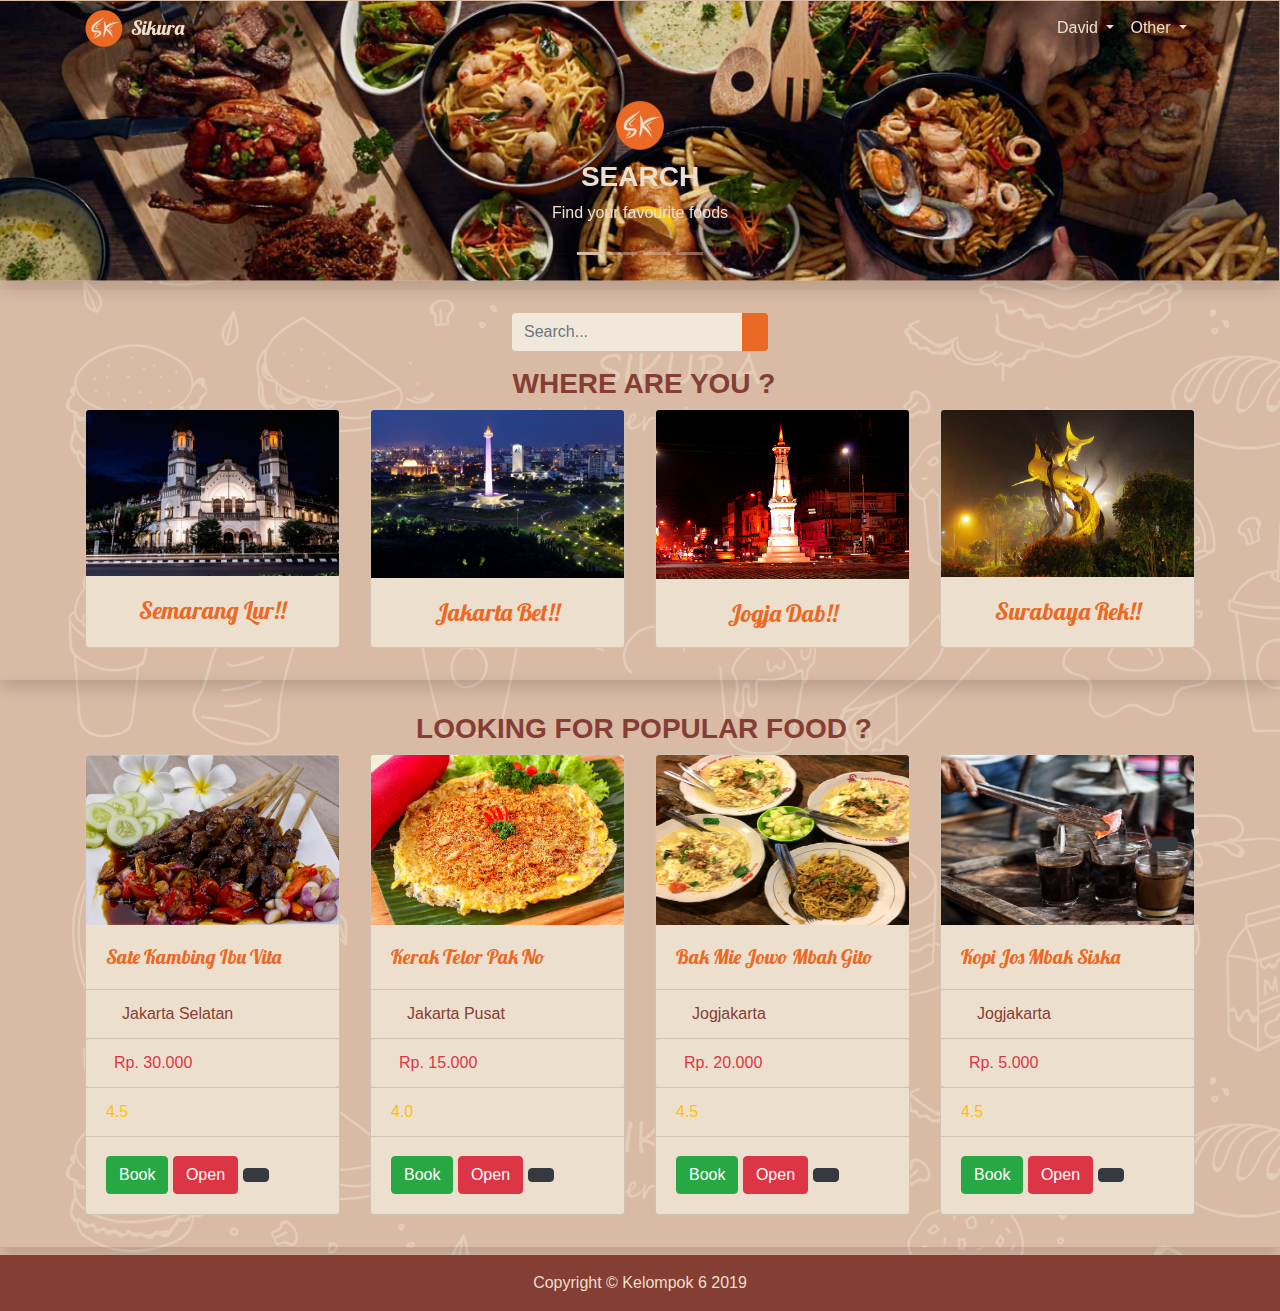
<file: indexUser.html>
<!doctype html>
<html lang="en">
<!----------------------------------------- START OF HEAD ----------------------------------------->
<head>
    <!-- Required meta tags -->
    <meta charset="utf-8">
    <meta name="viewport" content="width=device-width, initial-scale=1, shrink-to-fit=no">

    <!-- Bootstrap CSS -->
    <link rel="stylesheet" href="https://stackpath.bootstrapcdn.com/bootstrap/4.3.1/css/bootstrap.min.css" integrity="sha384-ggOyR0iXCbMQv3Xipma34MD+dH/1fQ784/j6cY/iJTQUOhcWr7x9JvoRxT2MZw1T" crossorigin="anonymous">
    <link rel="stylesheet" href="style.css"> 
    <link rel="stylesheet" href="https://use.fontawesome.com/releases/v5.7.0/css/all.css" integrity="sha384-lZN37f5QGtY3VHgisS14W3ExzMWZxybE1SJSEsQp9S+oqd12jhcu+A56Ebc1zFSJ" crossorigin="anonymous">
    <link href="https://fonts.googleapis.com/css?family=Lobster&display=swap" rel="stylesheet">
    <link rel="stylesheet" href="animate.css">

    <title>Index</title>
<!----------------------------------------- START OF MODAL LOGIN ----------------------------------------->
    <div class="modal fade" id="formLogin" tabindex="-1" role="dialog" aria-labelledby="exampleModalCenterTitle" aria-hidden="true">
            <div class="modal-dialog modal-dialog-centered" role="document">
              <div class="modal-content container" style="background-color: #eddfcd;">
                <form>
                  <div class="text-white" style="background-color: #eddfcd;">
                        <button type="button" class="close" aria-label="Close" data-dismiss="modal">
                                <span aria-hidden="true">&times;</span>
                              </button>
                  <div class="text-center mt-2" style="color: #e96925; font-family: 'Lobster';" >
                      <h1>Login</h1>
                  </div>
                    <div class="form-group container">
                      <label for="exampleInputEmail1" class="mt-3" style="color: #e96925;">Email address</label>
                      <input type="email" class="form-control" style="color: #e96925;" id="exampleInputEmail1" aria-describedby="emailHelp" placeholder="Enter email">
                    </div>
                    <div class="form-group container">
                      <label for="exampleInputPassword1" style="color: #e96925;">Password</label>
                      <input type="password" class="form-control" style="color: #e96925;" id="exampleInputPassword1" placeholder="Password">
                    </div>
                    <button type="submit" class="btn container-fluid mb-3 mt-3" style="background-color: #e96925;">Submit</button>
                  </div>
              </form>
              </div>
            </div>
          </div>
  </head>
<!----------------------------------------- START OF BODY ----------------------------------------->  
<body style="background-image: url(img/item/background.png);">
    <!---------------------------------------- BOOK---------------------------------------->  
    <div class="modal fade" id="book" tabindex="-1" role="dialog" aria-labelledby="exampleModalCenterTitle" aria-hidden="true">
            <div class="modal-dialog modal-dialog-centered" role="document">
              <div class="modal-content" style="background-color: #853e34;">
                <div class="modal-header" style="background-color: #853e34;">
                  <h5 class="modal-title" style="font-family: 'lobster'; color: #eddfcd;" 
                    id="exampleModalCenterTitle">Reservation</h5>
                  <button type="button" class="close" data-dismiss="modal" aria-label="Close">
                    <span aria-hidden="true">&times;</span>
                  </button>
                </div>
                <div class="modal-body" style="background-color: #eddfcd;">
                        <p class="text-center">Restaurant <a href="restaurant.html">Restaurant Ibu Vita</a></p>
                    <form id="form-submit" action="" method="get">
                        <div class="row">
                            
                           <p class="mx-3 text-danger font-weight-bolder">You must pay Rp. 10.000 for reservation, this payment will be returned</p>
                            <div class="col-md-6 mb-2">
                                <fieldset>
                                    <input name="name" type="name" class="form-control rounded" id="name" placeholder="Full name" required>
                                </fieldset> 
                            </div>
                            <div class="col-md-6 mb-2">
                                <fieldset>
                                    <input name="phone" type="phone" class="form-control rounded" id="phone" placeholder="Phone number" required>
                                </fieldset>
                            </div>
                            <div class="col-md-6 mb-2">
                                <fieldset>
                                    <select required name='day' class="rounded" onchange='this.form.()'>
                                        <option value="">Select day</option>
                                        <option value="Monday">Monday</option>
                                        <option value="Tuesday">Tuesday</option>
                                        <option value="Wednesday">Wednesday</option>
                                        <option value="Thursday">Thursday</option>
                                        <option value="Friday">Friday</option>
                                        <option value="Saturday">Saturday</option>
                                        <option value="Sunday">Sunday</option>
                                    </select>
                                </fieldset>
                            </div>
                            <div class="col-md-6 mb-2">
                                <fieldset>
                                    <select required name='hour' class="rounded" onchange='this.form.()'>
                                        <option value="">Select hour</option>
                                        <option value="10-00">10:00</option>
                                        <option value="12-00">12:00</option>
                                        <option value="14-00">14:00</option>
                                        <option value="16-00">16:00</option>
                                        <option value="18-00">18:00</option>
                                        <option value="20-00">20:00</option>
                                        <option value="22-00">22:00</option>
                                    </select>
                                </fieldset>
                            </div>
                            <div class="col-md-6 mb-2">
                                <fieldset>
                                    <select required class="person rounded" name='persons' onchange='this.form.()'>
                                        <option value="">How many persons?</option>
                                        <option value="1-Person">1 Person</option>
                                        <option value="2-Persons">2 Persons</option>
                                        <option value="3-Persons">3 Persons</option>
                                        <option value="4-Persons">4 Persons</option>
                                        <option value="5-Persons">5 Persons</option>
                                        <option value="6-Persons">6 Persons</option>
                                    </select>
                                </fieldset>
                            </div>
                            <div class="col-md-6">
                                <fieldset>
                                    <button type="submit" id="form-submit" class="btn btn-success"
                                    class="close"   data-dismiss="modal" aria-label="Close"
                                    data-toggle="modal" data-target="#modalPayment" role="button"
                                    >Book Table</button>
                                </fieldset>
                            </div>
                        </div>
                    </form>
                    <hr>
                    <p class="mt-2" style="color: #853e34;">"Reservations will be canceled if you do not come to the restaurant after 30 minutes from the order schedule"</hp> 
                </div>
              </div>
            </div>
          </div>
          <div class="fixed-bottom">
              <button class="btn btn-dark" data-toggle="modal" data-target="#modalOrder" role="button" data-toggle="tooltip" data-placement="top" title="Add item to cart"><i class="fas fa-shopping-basket"></i></button>
          </div>
<!---------------------------------------- START OF NAVBAR ---------------------------------------->     
    <section>    
        <nav class="navbar fixed-top navbar-expand-lg navbar-dark bg-dark"> 
            <div class="container-fluid container">   
                    <img src="img//item/logo 38x37.png" alt=""/>
                    <a class="navbar-brand ml-2" style="color:#eddfcd; font-family: 'Lobster';" href="index.html">Sikura</a>
            <button class="navbar-toggler navbar-toggler-right" type="button" data-toggle="collapse" data-target="#navbarNavDropdown" aria-controls="navbarNavDropdown" aria-expanded="false" aria-label="Toggle navigation">
            <span class="navbar-toggler-icon"></span>
            </button>             
            <div class="collapse navbar-collapse" id="navbarNavDropdown">
            <ul class="navbar-nav ml-auto">
                <li class="nav-item dropdown">
                    <a class="nav-link dropdown-toggle" href="#" id="dropdownUser" style="color: #eddfcd;" role="button" data-toggle="dropdown" aria-haspopup="true" aria-expanded="false">
                        David
                    </a> 
                    <div class="dropdown-menu" style="background-color: #eddfcd;">
                        <div class="card text-center px-2">
                            <img class="card-img-top" src="img/members of group/david.jpeg" alt="">
                            <div class="card-body">
                              <h5 class="card-title" style="color : #e96925;">David Leandro</h5>
                            </div>
                            <div class="card-footer">
                              <a href="profilUser.html" class="btn btn-info btn-sm"> 
                                Show & Edit Profile
                              </a>
                            </div>
                          </div>
                    </div> 
                </li>
                <li class="nav-item dropdown">
                    <a class="nav-link dropdown-toggle" href="#" id="navbarDropdownMenuLink" style="color: #eddfcd;" role="button" data-toggle="dropdown" aria-haspopup="true" aria-expanded="false">
                        Other
                    </a>
                    <div class="dropdown-menu shadow" style="background-color: #e96925;" aria-labelledby="navbarDropdownMenuLink">
                        <a class="dropdown-item text-white" href="about.html">About</a>
                        <a class="dropdown-item text-white" href="404.html">404</a>
                        <a class="dropdown-item text-white" href="loadingPage.html">Loading Page</a>
                    </div>
                </li>
            </ul>
            </div>
            
            </div>          
        </nav>
    </section>
<!---------------------------------------- START OF CAROUSEL ---------------------------------------->
    <section class="shadow fadeInDown animated">
            <div id="carouselIndex" class="carousel slide" data-ride="carousel">
                <ol class="carousel-indicators">
                    <li data-target="#carouselIndex" data-slide-to="0" class="active"></li>
                    <li data-target="#carouselIndex" data-slide-to="1"></li>
                    <li data-target="#carouselIndex" data-slide-to="2"></li>
                    <li data-target="#carouselIndex" data-slide-to="3"></li>
                </ol>
                <div class="carousel-inner">
                    <div class="carousel-item active">
                        <img src="img/carousel/cr1 1366x300.png" class="d-block w-100" alt="Responsive image">
                        <div class="carousel-caption d-none d-md-block" style="color: #eddfcd;">
                            <div class="col-md-3 col-sm-1 register-left mx-auto rotateIn animated">
                                <img src="img/item/logo 247x247.png" alt=""/>
                            </div>
                            <h3 class="font-weight-bolder">SEARCH</h3>
                            <p class="font-weight-lighter">Find your favourite foods</p>
                        </div>
                    </div>
                    <div class="carousel-item">
                        <img src="img/carousel/cr2 1366x300.png" class="d-block w-100" alt="Responsive image">
                        <div class="carousel-caption d-none d-md-block" style="color: #eddfcd;">
                            <div class="col-md-3 col-sm-1 register-left mx-auto">
                                    <img src="img/item/logo 247x247.png" alt=""/>
                            </div>
                            <h3 class="font-weight-bolder">ORDER</h3>
                            <p class="font-weight-lighter">Order food or book a seat in restaurants</p>
                        </div>
                    </div>
                    <div class="carousel-item">
                        <img src="img/carousel/cr3 1366x300.png" class="d-block w-100" alt="Responsive image">
                        <div class="carousel-caption d-none d-md-block" style="color: #eddfcd;">
                            <div class="col-md-3 col-sm-1 register-left mx-auto">
                                <img src="img/item/logo 247x247.png" alt=""/>
                            </div>                            
                            <h3 class="font-weight-bolder">ENJOY</h3>
                            <p class="font-weight-lighter">Enjoy the most delicious food you have ever tasted</p>
                        </div>
                    </div>
                    <div class="carousel-item">
                            <img src="img/carousel/cr4 1366x300.png" class="d-block w-100" alt="Responsive image">
                            <div class="carousel-caption d-none d-md-block" style="color: #eddfcd;">
                                <div class="col-md-3 col-sm-1 register-left mx-auto">
                                    <img src="img/item/logo 247x247.png" alt=""/>
                                </div>                            
                                <h3 class="font-weight-bolder">REPEAT</h3>
                                <p class="font-weight-lighter">Your satisfaction is our happiness</p>
                            </div>
                    </div>                    
                </div>
            </div>    
    </section>
<!---------------------------------------- START OF MENU ---------------------------------------->
<section class="py-2">
        <section class="py-4 shadow">
            <div class="row">
                <form class="mx-auto mb-2 fadeInDown animated">
                    <div class="input-group">
                      <input type="text" class="form-control" placeholder="Search..." aria-label="Search" aria-describedby="basic-addon2">
                      <div class="input-group-append">
                        <a href="menu.html">
                        <button class="btn" type="button" style="background-color: #e96925; ">
                          <a href="menu.html" style="color: #eddfcd;" class="fas fa-search"></a>
                        </button>
                        </a>
                      </div>
                    </div>
                </form>
            </div>
                <div class="container">
                       
                <h3 class="mt-2 text-center font-weight-bolder fadeInDown animated" style="color: #853e34;">
                        <i class="fas fa-map-marker-alt text-success mr-2"></i>WHERE ARE YOU ?</h3>
    
                <div class="row">
                <div class="col-lg-3 col-sm-4 col-md-6 mb-2 portfolio-item fadeInUp animated inner">
                    <div class="card h-100">
                    <a href="menuKota.html"><img class="card-img-top" src="img/city/smg.jpg" alt=""></a>
                    <div class="card-body">
                        <h4 class="card-title text-center">
                        <a href="menuKota.html" style="color: #e96925;">Semarang Lur!!</a>
                        </h4>                                    
                    </div>
                    </div>
                </div>
                <div class="col-lg-3 col-sm-4 col-md-6 mb-2 portfolio-item fadeInUp animated inner">
                    <div class="card h-100"> 
                    <a href="menuKota.html"><img class="card-img-top" src="img/city/jkt.jpg" alt=""></a>
                    <div class="card-body">
                        <h4 class="card-title text-center">
                        <a href="menuKota.html" style="color: #e96925;">Jakarta Bet!!</a>
                        </h4>                   
                    </div>
    
                    </div>
                </div>
                <div class="col-lg-3 col-sm-4 col-md-6 mb-2 portfolio-item fadeInUp animated inner">
                    <div class="card h-100">
                    <a href="menuKota.html"><img class="card-img-top" src="img/city/jga.png" alt=""></a>
                    <div class="card-body">
                        <h4 class="card-title text-center">
                        <a href="menuKota.html" style="color: #e96925;">Jogja Dab!!</a>
                        </h4>                   
                    </div>
                    </div>
                </div>
                <div class="col-lg-3 col-sm-4 col-md-6 mb-2 portfolio-item fadeInUp animated inner">
                    <div class="card h-100">
                        <a href="menuKota.html"><img class="card-img-top" src="img/city/sby.jpg" alt=""></a>
                        <div class="card-body">
                        <h4 class="card-title text-center">
                            <a href="menuKota.html" style="color: #e96925;">Surabaya Rek!!</a>
                        </h4>
                        </div>
                    </div>
                    </div>
                </div>
            </div>
        </section>
    
        <section class="py-4 shadow">
                <div class="container">
                <h3 class="mt-2 text-center rounded font-weight-bolder" style="color: #853e34;">
                        <i class="fab fa-hotjar mr-2 text-danger"></i>LOOKING FOR POPULAR FOOD ?</h3>
            
                <div class="row">
                    <div class="col-lg-3 col-sm-4 col-md-6 portfolio-item mb-2 fadeInUp animated inner">
                    <div class="card h-100">
                        <a href="deskripsi.html"><img class="card-img-top" style="height: 170px;" src="img/food/jakarta/sate kambing 900x600.png" alt=""></a>
                        <div class="card-body">
                                <h5 class="card-title">
                                        <a href="deskripsi.html" style="color: #e96925;">Sate Kambing Ibu Vita</a>
                                </h5>
                            </div>
                        
                        <ul class="list-group list-group-flush">
                            <li class="list-group-item" style="color: #853e34;"> <i class="fas fa-map-marker-alt text-success mr-3"></i>Jakarta Selatan</li>
                            <li class="list-group-item text-danger rounded">
                                    <i class="fas fa-tags mr-2 text-danger"></i>Rp. 30.000</li>
                            <li class="list-group-item text-warning">4.5
                               
                                        <i class="fas fa-star"></i>
                                        <i class="fas fa-star"></i>
                                        <i class="fas fa-star"></i>
                                        <i class="fas fa-star"></i>
                                        <i class="fas fa-star-half-alt"></i>
                                
                            </li>
                             
                        </ul>
                        <div class="card-body">
                            <a type="button" class="btn btn-success text-white" data-toggle="modal" data-target="#book" role="button" data-toggle="tooltip" data-placement="top" title="Book the seat  in restaurant">Book</a>
                            <a class="btn btn-danger" href="deskripsi.html" role="button" data-toggle="tooltip" data-placement="top" title="See the full description">Open</a>
                            <a class="btn btn-dark" href="#" role="button" data-toggle="tooltip" data-placement="top" title="Add item to cart"><i class="fas fa-cart-plus"></i></a>
                            
    
                        </div>
                    </div>
                    </div>
    
                    <div class="col-lg-3 col-sm-4 col-md-6 portfolio-item mb-2  fadeInUp animated inner">
                            <div class="card h-100">
                                <a href="deskripsi.html"><img class="card-img-top" style="height: 170px;" src="img/food/jakarta/kerak telor pak no.jpg" alt=""></a>
                                <div class="card-body">
                                        <h5 class="card-title">
                                                <a href="deskripsi.html" style="color: #e96925;">Kerak Telor Pak No</a>
                                        </h5>                              
                                    </div>
                                
                                <ul class="list-group list-group-flush">
                                    <li class="list-group-item" style="color: #853e34;"> <i class="fas fa-map-marker-alt text-success mr-3"></i>Jakarta Pusat</li>
                                    <li class="list-group-item text-danger rounded">
                                            <i class="fas fa-tags mr-2 text-danger"></i>Rp. 15.000</li>
                                    <li class="list-group-item text-warning">4.0
                                       
                                                <i class="fas fa-star"></i>
                                                <i class="fas fa-star"></i>
                                                <i class="fas fa-star"></i>
                                                <i class="fas fa-star"></i>
                                        
                                    </li>
                                     
                                </ul>
                                <div class="card-body">
                                        <a type="button" class="btn btn-success text-white" data-toggle="modal" data-target="#book" role="button" data-toggle="tooltip" data-placement="top" title="Book the seat  in restaurant">Book</a>
                                        <a class="btn btn-danger" href="#" role="button" data-toggle="tooltip" data-placement="top" title="See the full description">Open</a>
                                        <a class="btn btn-dark" href="#" role="button" data-toggle="tooltip" data-placement="top" title="Add item to cart"><i class="fas fa-cart-plus"></i></a>
                                </div>
                            </div>
                    </div>                
    
                    <div class="col-lg-3 col-sm-4 col-md-6 portfolio-item mb-2  fadeInUp animated inner">
                            <div class="card h-100">
                                <a href="deskripsi.html"><img class="card-img-top" style="height: 170px;" src="img/food/jogja/bakmi jowo mbah gito.jpg" alt=""></a>
                                <div class="card-body">
                                        <h5 class="card-title">
                                                <a href="deskripsi.html" style="color: #e96925;">Bak Mie Jowo Mbah Gito</a>
                                        </h5>
                                </div>
                                
                                <ul class="list-group list-group-flush">
                                    <li class="list-group-item " style="color: #853e34;"> <i class="fas fa-map-marker-alt text-success mr-3"></i>Jogjakarta</li>
                                    <li class="list-group-item text-danger rounded">
                                            <i class="fas fa-tags mr-2 text-danger"></i>Rp. 20.000</li>
                                    <li class="list-group-item text-warning">4.5
                                       
                                                <i class="fas fa-star"></i>
                                                <i class="fas fa-star"></i>
                                                <i class="fas fa-star"></i>
                                                <i class="fas fa-star"></i>
                                                <i class="fas fa-star-half-alt"></i>
                                        
                                    </li>
                                     
                                </ul>
                                <div class="card-body">
                                        <a type="button" class="btn btn-success text-white" data-toggle="modal" data-target="#book" role="button" data-toggle="tooltip" data-placement="top" title="Book the seat  in restaurant">Book</a>
                                        <a class="btn btn-danger" href="#" role="button" data-toggle="tooltip" data-placement="top" title="See the full description">Open</a>
                                        <a class="btn btn-dark" href="#" role="button" data-toggle="tooltip" data-placement="top" title="Add item to cart"><i class="fas fa-cart-plus"></i></a>
                                </div>
                            </div>
                    </div>
            
                    <div class="col-lg-3 col-sm-4 col-md-6 portfolio-item mb-2  fadeInUp animated inner">
                                    <div class="card h-100">
                                        <a href="deskripsi.html"><img class="card-img-top" style="height: 170px;" src="img/food/jogja/Kopi Jos mbak siska.jpg" alt=""></a>
                                        <div class="card-body">
                                                <h5 class="card-title">
                                                        <a href="deskripsi.html" style="color: #e96925;">Kopi Jos Mbak Siska</a>
                                                </h5>
                                        </div>
                                        
                                        <ul class="list-group list-group-flush">
                                            <li class="list-group-item" style="color: #853e34;"> <i class="fas fa-map-marker-alt text-success mr-3" ></i>Jogjakarta</li>
                                            <li class="list-group-item text-danger rounded">
                                                    <i class="fas fa-tags mr-2 text-danger"></i>Rp. 5.000</li>
                                            <li class="list-group-item text-warning">4.5
                                               
                                                        <i class="fas fa-star"></i>
                                                        <i class="fas fa-star"></i>
                                                        <i class="fas fa-star"></i>
                                                        <i class="fas fa-star"></i>
                                                        <i class="fas fa-star-half-alt"></i>
                                                
                                            </li>
                                             
                                        </ul>
                                        <div class="card-body">
                                                <a type="button" class="btn btn-success text-white" data-toggle="modal" data-target="#book" role="button" data-toggle="tooltip" data-placement="top" title="Book the seat  in restaurant">Book</a>
                                                <a class="btn btn-danger" href="#" role="button" data-toggle="tooltip" data-placement="top" title="See the full description">Open</a>
                                                <a class="btn btn-dark" href="#" role="button" data-toggle="tooltip" data-placement="top" title="Add item to cart"><i class="fas fa-cart-plus"></i></a>
                                        </div>
                                    </div>
                    </div>
    
                </div>
                </div>
        </section>
        <!---------------------------------------- MODAL PAYMENT ---------------------------------------->
        <div class="modal fade" id="modalPayment" tabindex="-1" role="dialog" aria-labelledby="exampleModalCenterTitle" aria-hidden="true">
                <div class="modal-dialog modal modal-dialog-centered" role="document">
                  <div class="modal-content" style="background-color:#853e34;">
                    <div class="modal-header" style="background-color:#853e34;">
                      <h5 class="modal-title" style="font-family: 'lobster'; color: #eddfcd;"id="exampleModalCenterTitle">
                        Payment</h5>
                      <button type="button" class="close" data-dismiss="modal" aria-label="Close">
                        <span aria-hidden="true">&times;</span>
                      </button>
                    </div>
                    <div class="modal-body" style="background-color:#eddfcd;">
                        <div class="container">
                            <div class="text-center" style="color:#853e34;">
                                    <h3 class="font-weight-bolder">Payment Code</h3>
                                    <p>Pay your bill via : ATM or Internet Banking, Link Aja, Dana</p>
                                    <h1 class="bg-white py-2 px-2 text-primary">#AFS3254</h1>
                                    <p class="text-primary">Pay the bill before 30 minutes or the order will be canceled</p>
                                    <br/>
                                    <button class="bg-success btn-lg text-white" data-dismiss="modal" aria-label="Close">
                                      Finish
                                    </button>
                            </div>
                        </div>
                    </div>
                  </div>
                </div>
            </div>
        
        </section>
<!---------------------------------------- FOOTER ---------------------------------------->   
    <footer class="py-3" style="background: #853e34;">
            <div class="container">
              <p class="m-0 text-center" style="color: #eddfcd;">Copyright &copy; Kelompok 6 2019</p>
            </div>
    </footer>









    <!-- Optional JavaScript -->
    <!-- jQuery first, then Popper.js, then Bootstrap JS -->
    <script src="https://code.jquery.com/jquery-3.3.1.slim.min.js" integrity="sha384-q8i/X+965DzO0rT7abK41JStQIAqVgRVzpbzo5smXKp4YfRvH+8abtTE1Pi6jizo" crossorigin="anonymous"></script>
    <script src="https://cdnjs.cloudflare.com/ajax/libs/popper.js/1.14.7/umd/popper.min.js" integrity="sha384-UO2eT0CpHqdSJQ6hJty5KVphtPhzWj9WO1clHTMGa3JDZwrnQq4sF86dIHNDz0W1" crossorigin="anonymous"></script>
    <script src="https://stackpath.bootstrapcdn.com/bootstrap/4.3.1/js/bootstrap.min.js" integrity="sha384-JjSmVgyd0p3pXB1rRibZUAYoIIy6OrQ6VrjIEaFf/nJGzIxFDsf4x0xIM+B07jRM" crossorigin="anonymous"></script>

    <script src="jsku.js"></script>
</body>
</html>
</file>
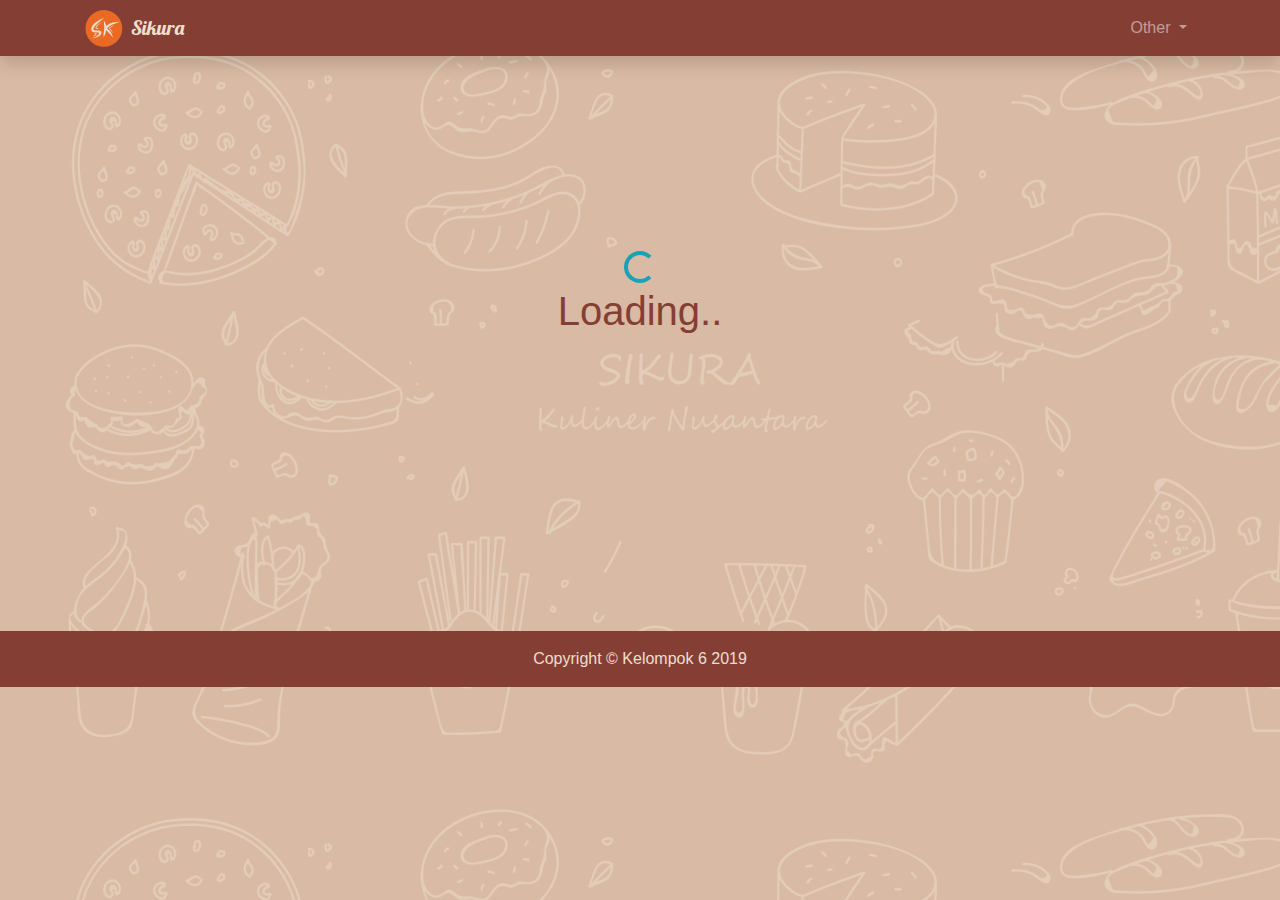
<file: loadingPage.html>
<!doctype html>
<html lang="en">
  <head>
    <!-- Required meta tags -->
    <meta charset="utf-8">
    <meta name="viewport" content="width=device-width, initial-scale=1, shrink-to-fit=no">

    <!-- Bootstrap CSS -->
    <link rel="stylesheet" href="https://stackpath.bootstrapcdn.com/bootstrap/4.3.1/css/bootstrap.min.css" integrity="sha384-ggOyR0iXCbMQv3Xipma34MD+dH/1fQ784/j6cY/iJTQUOhcWr7x9JvoRxT2MZw1T" crossorigin="anonymous">
    <link rel="stylesheet" href="style.css">

    <link rel="stylesheet" href="https://use.fontawesome.com/releases/v5.7.0/css/all.css" integrity="sha384-lZN37f5QGtY3VHgisS14W3ExzMWZxybE1SJSEsQp9S+oqd12jhcu+A56Ebc1zFSJ" crossorigin="anonymous">

    <link href="https://fonts.googleapis.com/css?family=Lobster&display=swap" rel="stylesheet">
    <link rel="stylesheet" href="animate.css">
    <title>404</title>
  </head>
  <body style="background-image: url(img/item/background.png);">
    <!-- Navbar -->       
    <section>    
                <nav class="navbar navbar-expand-lg navbar-dark shadow" style="background:#853e34;"> 
                    <div class="container-fluid container">   
                            <img src="img/item/logo 38x37.png" alt=""/>
                            <a class="navbar-brand ml-2" style="color:#eddfcd; font-family: 'Lobster';" href="index.html">Sikura</a>
                    <button class="navbar-toggler navbar-toggler-right" type="button" data-toggle="collapse" data-target="#navbarNavDropdown" aria-controls="navbarNavDropdown" aria-expanded="false" aria-label="Toggle navigation">
                    <span class="navbar-toggler-icon"></span>
                    </button>             
                    <div class="collapse navbar-collapse" id="navbarNavDropdown">
                    <ul class="navbar-nav ml-auto">
                        
                        <li class="nav-item dropdown">
                            <a class="nav-link dropdown-toggle" href="#" id="navbarDropdownMenuLink" role="button" data-toggle="dropdown" aria-haspopup="true" aria-expanded="false">
                                Other
                            </a>
                            <div class="dropdown-menu shadow" style="background-color: #e96925;" aria-labelledby="navbarDropdownMenuLink">
                                <a class="dropdown-item text-white" href="about.html">About</a>
                                <a class="dropdown-item text-white" href="404.html">404</a>
                                <a class="dropdown-item text-white" href="#">Loading Page</a>
                            </div>
                        </li>
                    </ul>
                    </div>
                    
                    </div>          
                </nav>
    </section>
    <!-- 404 -->
    <section style="size: 660px;">
                <br>
                <br>
                <br>
                <br>
                <br>
                <br>             
            <div class="col-lg-3 col-md-5 col-sm-3 register-left mx-auto fadeInUp animated">
                    <div class="spinner-border text-info" role="status">
                        <span class="sr-only">Loading...</span>
                    </div>
            </div>   
            <h1 class="text-center fadeInUp animated" style="color: #853e34;">Loading..</h1>
                <br>
                <br>
                <br>
                <br>
                <br>
                <br>
                <br>
                <br>
                <br>
                <br>
                <br>
                <br>
    </section>
    <!-- Footer -->   
    <footer class="py-3 fadeInUp animated" style="background: #853e34;">
        <div class="container">
          <p class="m-0 text-center" style="color: #eddfcd;">Copyright &copy; Kelompok 6 2019</p>
        </div>
    </footer>

    <!-- Optional JavaScript -->
    <!-- jQuery first, then Popper.js, then Bootstrap JS -->
    <script src="https://code.jquery.com/jquery-3.3.1.slim.min.js" integrity="sha384-q8i/X+965DzO0rT7abK41JStQIAqVgRVzpbzo5smXKp4YfRvH+8abtTE1Pi6jizo" crossorigin="anonymous"></script>
    <script src="https://cdnjs.cloudflare.com/ajax/libs/popper.js/1.14.7/umd/popper.min.js" integrity="sha384-UO2eT0CpHqdSJQ6hJty5KVphtPhzWj9WO1clHTMGa3JDZwrnQq4sF86dIHNDz0W1" crossorigin="anonymous"></script>
    <script src="https://stackpath.bootstrapcdn.com/bootstrap/4.3.1/js/bootstrap.min.js" integrity="sha384-JjSmVgyd0p3pXB1rRibZUAYoIIy6OrQ6VrjIEaFf/nJGzIxFDsf4x0xIM+B07jRM" crossorigin="anonymous"></script>
  </body>
</html>
</file>
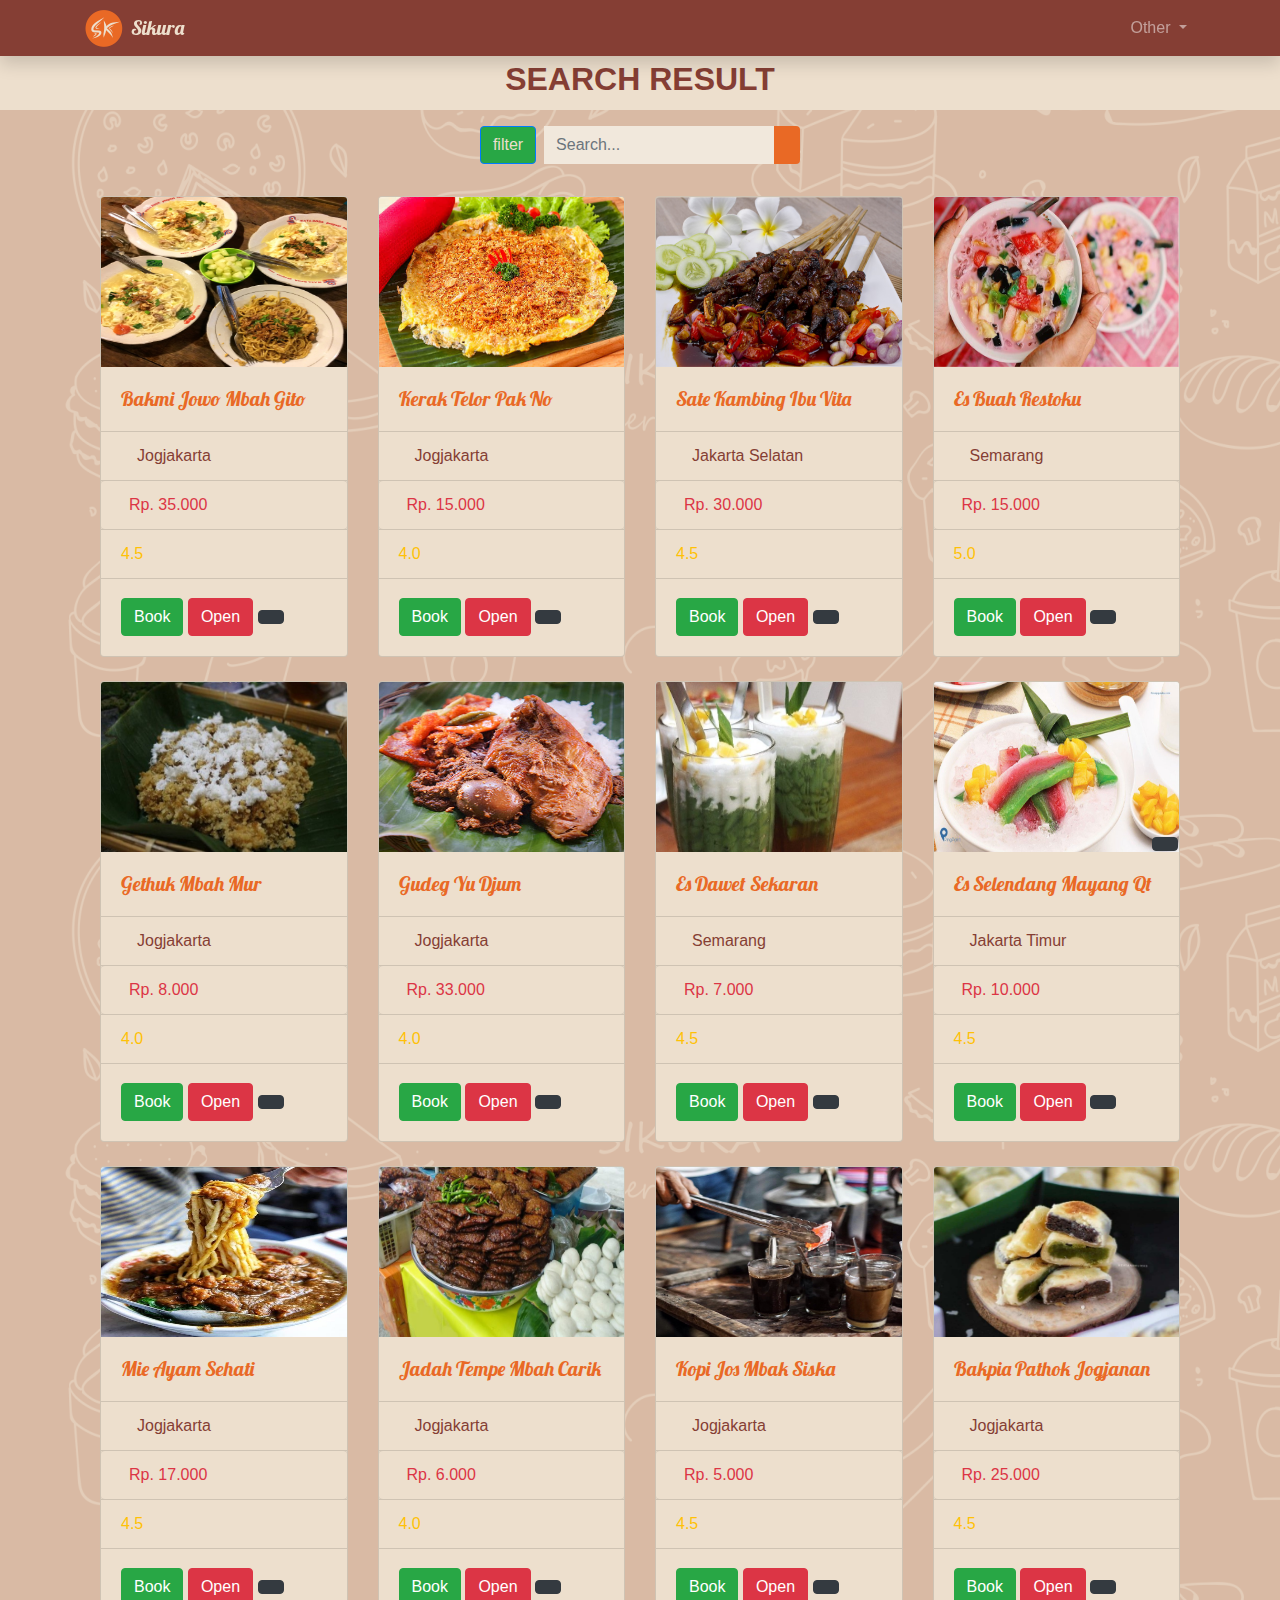
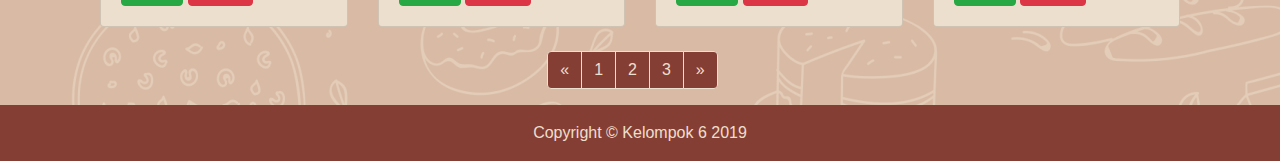
<file: menu.html>
<!doctype html>
<html lang="en">
  <head>
    <!-- Required meta tags -->
    <meta charset="utf-8">
    <meta name="viewport" content="width=device-width, initial-scale=1, shrink-to-fit=no">

    <!-- Bootstrap CSS -->
    <link rel="stylesheet" href="https://stackpath.bootstrapcdn.com/bootstrap/4.3.1/css/bootstrap.min.css" integrity="sha384-ggOyR0iXCbMQv3Xipma34MD+dH/1fQ784/j6cY/iJTQUOhcWr7x9JvoRxT2MZw1T" crossorigin="anonymous">
    <link rel="stylesheet" href="style.css">
    <link rel="stylesheet" href="https://use.fontawesome.com/releases/v5.7.0/css/all.css" integrity="sha384-lZN37f5QGtY3VHgisS14W3ExzMWZxybE1SJSEsQp9S+oqd12jhcu+A56Ebc1zFSJ" crossorigin="anonymous">
    <link href="https://fonts.googleapis.com/css?family=Lobster&display=swap" rel="stylesheet">
    <link rel="stylesheet" href="animate.css">
    <title>Menu</title>
  </head>
  <body style="background-image: url(img/item/background.png);">
    <!---------------------------------------- START OF NAVBAR ---------------------------------------->     
    <section>    
      <nav class="navbar fixed-top navbar-expand-lg navbar-dark  shadow" style="background:#853e34;"> 
          <div class="container-fluid container">   
                  <img src="img/item/logo 38x37.png" alt=""/>
                  <a class="navbar-brand ml-2" style="color:#eddfcd; font-family: 'Lobster';" href="index.html">Sikura</a>
          <button class="navbar-toggler navbar-toggler-right" type="button" data-toggle="collapse" data-target="#navbarNavDropdown" aria-controls="navbarNavDropdown" aria-expanded="false" aria-label="Toggle navigation">
          <span class="navbar-toggler-icon"></span>
          </button>             
          <div class="collapse navbar-collapse" id="navbarNavDropdown">
          <ul class="navbar-nav ml-auto">
              
              <li class="nav-item dropdown">
                  <a class="nav-link dropdown-toggle" href="#" id="navbarDropdownMenuLink" role="button" data-toggle="dropdown" aria-haspopup="true" aria-expanded="false">
                      Other
                  </a>
                  <div class="dropdown-menu shadow" style="background-color: #e96925;" aria-labelledby="navbarDropdownMenuLink">
                      <a class="dropdown-item text-white" href="about.html">About</a>
                      <a class="dropdown-item text-white" href="404.html">404</a>
                      <a class="dropdown-item text-white" href="loadingPage.html">Loading Page</a>
                  </div>
              </li>
          </ul>
          </div>
          
          </div>          
      </nav>
  </section>
    <br>
    <br>
    <!---------------------------------------- KERANJANG ----------------------------------------> 
    <section>
      <div class="fixed-bottom">
          <button class="btn btn-dark" data-toggle="modal" data-target="#modalOrder" role="button" data-toggle="tooltip" data-placement="top" title="Add item to cart"><i class="fas fa-shopping-basket"></i></button>
      
      </div>

    </section>
    <!---------------------------------------- BOOK---------------------------------------->  
    <!-- Modal -->
    <div class="modal fade" id="book" tabindex="-1" role="dialog" aria-labelledby="exampleModalCenterTitle" aria-hidden="true">
        <div class="modal-dialog modal-dialog-centered" role="document">
          <div class="modal-content" style="background-color: #853e34;">
            <div class="modal-header" style="background-color: #853e34;">
              <h5 class="modal-title" style="font-family: 'lobster'; color: #eddfcd;" 
                id="exampleModalCenterTitle">Reservation</h5>
              <button type="button" class="close" data-dismiss="modal" aria-label="Close">
                <span aria-hidden="true">&times;</span>
              </button>
            </div>
            <div class="modal-body" style="background-color: #eddfcd;">
                <p class="text-center">Restaurant <a href="restaurant.html">Restaurant Ibu Vita</a></p>
                <form id="form-submit" action="" method="get">
                    <div class="row">
                        <p class="mx-3 text-danger font-weight-bolder">You must pay Rp. 10.000 for reservation, this payment will be returned</p>
                        <div class="col-md-6 mb-2">
                            <fieldset>
                                <input name="name" type="name" class="form-control rounded" id="name" placeholder="Full name" required>
                            </fieldset> 
                        </div>
                        <div class="col-md-6 mb-2">
                            <fieldset>
                                <input name="phone" type="phone" class="form-control rounded" id="phone" placeholder="Phone number" required>
                            </fieldset>
                        </div>
                        <div class="col-md-6 mb-2">
                            <fieldset>
                                <select required name='day' class="rounded" onchange='this.form.()'>
                                    <option value="">Select day</option>
                                    <option value="Monday">Monday</option>
                                    <option value="Tuesday">Tuesday</option>
                                    <option value="Wednesday">Wednesday</option>
                                    <option value="Thursday">Thursday</option>
                                    <option value="Friday">Friday</option>
                                    <option value="Saturday">Saturday</option>
                                    <option value="Sunday">Sunday</option>
                                </select>
                            </fieldset>
                        </div>
                        <div class="col-md-6 mb-2">
                            <fieldset>
                                <select required name='hour' class="rounded" onchange='this.form.()'>
                                    <option value="">Select hour</option>
                                    <option value="10-00">10:00</option>
                                    <option value="12-00">12:00</option>
                                    <option value="14-00">14:00</option>
                                    <option value="16-00">16:00</option>
                                    <option value="18-00">18:00</option>
                                    <option value="20-00">20:00</option>
                                    <option value="22-00">22:00</option>
                                </select>
                            </fieldset>
                        </div>
                        <div class="col-md-6 mb-2">
                            <fieldset>
                                <select required class="person rounded" name='persons' onchange='this.form.()'>
                                    <option value="">How many persons?</option>
                                    <option value="1-Person">1 Person</option>
                                    <option value="2-Persons">2 Persons</option>
                                    <option value="3-Persons">3 Persons</option>
                                    <option value="4-Persons">4 Persons</option>
                                    <option value="5-Persons">5 Persons</option>
                                    <option value="6-Persons">6 Persons</option>
                                </select>
                            </fieldset>
                        </div>
                        <div class="col-md-6">
                            <fieldset>
                                <button type="submit" id="form-submit" class="btn btn-success"
                                class="close"   data-dismiss="modal" aria-label="Close"
                                data-toggle="modal" data-target="#modalPayment" role="button"
                                >Book Table</button>
                            </fieldset>
                        </div>
                    </div>
                </form>
                <p class="mt-2" style="color: #853e34;">"Reservations will be canceled if you do not come to the restaurant after 30 minutes from the order schedule"</hp> 
            </div>
          </div>
        </div>
</div>

    <!----------------------------------------- MENU ----------------------------------------->  
    <section>
    <div class="row py-1 mt-2 mb-3 fadeInDown animated" style="background-color:#eddfcd;">
          <h2 class="mx-auto font-weight-bolder" style="color: #853e34;">SEARCH RESULT</h2>

    </div>
    
      <div class="row">
        <form class="mx-auto mb-2 fadeInDown animated">
            <div class="input-group">
                    <button class="btn btn-primary mr-2 bg-success" type="button" style="color: #eddfcd;" data-toggle="collapse" data-target="#collapseExample" aria-expanded="false" aria-controls="collapseExample">
                            filter
                    </button>
              <input type="text" class="form-control" placeholder="Search..." aria-label="Search" aria-describedby="basic-addon2">
              <div class="input-group-append">
                <button class="btn" type="button" style="background-color: #e96925; color: #eddfcd;">
                  <a href="menu.html" style="color: #eddfcd;" class="fas fa-search"></a>
                </button>
              </div>
            </div>
        </form>
    </div>
    <!----------------------------------------- FILTER ----------------------------------------->  
    <div class="collapse" id="collapseExample">
            <div class="card card-body">
                    <div class="container">                
                            <div class="row">
                                <aside class="col-sm-4">
                            <p>Type</p>
                            
                            
                            <div class="card">
                                <article class="card-group-item">
                                    <header class="card-header">
                                        <h6 class="title">Food </h6>
                                    </header>
                                    <div class="filter-content">
                                        <div class="card-body">
                                        <form>
                                            <label class="form-check">
                                              <input class="form-check-input" type="checkbox" value="">
                                              <span class="form-check-label">
                                                Feast
                                              </span>
                                            </label> <!-- form-check.// -->
                                            <label class="form-check">
                                              <input class="form-check-input" type="checkbox" value="">
                                              <span class="form-check-label">
                                                Drinks
                                              </span>
                                            </label>  <!-- form-check.// -->
                                            <label class="form-check">
                                              <input class="form-check-input" type="checkbox" value="">
                                              <span class="form-check-label">
                                                Meal
                                              </span>
                                            </label>  <!-- form-check.// -->
                                            <label class="form-check">
                                              <input class="form-check-input" type="checkbox" value="">
                                              <span class="form-check-label">
                                                Snack
                                              </span>
                                            </label>  <!-- form-check.// -->
                                        </form>
                            
                                        </div> <!-- card-body.// -->
                                    </div>
                                </article> <!-- card-group-item.// -->
                                
                                <article class="card-group-item">
                                    <header class="card-header">
                                        <h6 class="title">Place </h6>
                                    </header>
                                    <div class="filter-content">
                                        <div class="card-body">
                                        <label class="form-check">
                                          <input class="form-check-input" type="radio" name="exampleRadio" value="">
                                          <span class="form-check-label">
                                            Restaurant
                                          </span>
                                        </label>
                                        <label class="form-check">
                                          <input class="form-check-input" type="radio" name="exampleRadio" value="">
                                          <span class="form-check-label">
                                            Waroeng
                                          </span>
                                        </label>
                                        <label class="form-check">
                                          <input class="form-check-input" type="radio" name="exampleRadio" value="">
                                          <span class="form-check-label">
                                            Angkringan
                                          </span>
                                        </label>
                                        </div> <!-- card-body.// -->
                                    </div>
                                </article> <!-- card-group-item.// -->
                            </div> <!-- card.// -->
                            
                            
                            
                            
                                </aside> <!-- col.// -->
                                <aside class="col-sm-4">
                            <p>City</p>
                            
                            
                            <div class="card">
                                <article class="card-group-item">
                                    <header class="card-header"><h6 class="title">Choose one </h6></header>
                                    <div class="filter-content">
                                        <div class="list-group list-group-flush">
                                          <a href="menuKota.html" class="list-group-item">Jakarta <span class="float-right badge badge-light round">40</span> </a>
                                          <a href="menuKota.html" class="list-group-item">Semarang  <span class="float-right badge badge-light round">18</span>  </a>
                                          <a href="menuKota.html" class="list-group-item">Jogjakarta <span class="float-right badge badge-light round">53</span>  </a>
                                          <a href=menuKota.html" class="list-group-item">Surabaya <span class="float-right badge badge-light round">22</span>  </a>
                                        </div>  <!-- list-group .// -->
                                    </div>
                                </article> <!-- card-group-item.// -->
                                <article class="card-group-item">
                                    <header class="card-header"><h6 class="title">Range</h6></header>
                                    <div class="filter-content">
                                        <div class="card-body">
                                            <label class="btn btn-danger">
                                              <input class="" type="checkbox" name="myradio" value="">
                                              <span class="form-check-label">0-5km</span>
                                            </label>
                                            <label class="btn btn-success">
                                              <input class="" type="checkbox" name="myradio" value="">
                                              <span class="form-check-label">0-10km</span>
                                            </label>
                                            <label class="btn btn-primary">
                                              <input class="" type="checkbox" name="myradio" value="">
                                              <span class="form-check-label">>10km</span>
                                            </label>
                                        </div> <!-- card-body.// -->
                                    </div>
                                </article> <!-- card-group-item.// -->
                            </div> <!-- card.// -->
                            
                            
                            
                                </aside> <!-- col.// -->
                                <aside class="col-sm-4">
                            <p>Price & Rating</p>
                            
                            
                            
                            <div class="card">
                                <article class="card-group-item">
                                    <header class="card-header">
                                        <h6 class="title">Price range </h6>
                                    </header>
                                    <div class="filter-content">
                                        <div class="card-body">
                                        <div class="form-row">
                                        <div class="form-group col-md-6">
                                          <label>Min</label>
                                          <input type="number" class="form-control" id="inputEmail4" placeholder="RP. 0">
                                        </div>
                                        <div class="form-group col-md-6 text-right">
                                          <label>Max</label>
                                          <input type="number" class="form-control" placeholder="RP. 1.000.000">
                                        </div>
                                        </div>
                                        </div> <!-- card-body.// -->
                                    </div>
                                </article> <!-- card-group-item.// -->
                                <article class="card-group-item">
                                    <header class="card-header">
                                        <h6 class="title">Rating </h6>
                                    </header>
                                    <div class="filter-content">
                                        <div class="card-body text-warning">
                                            <div class="custom-control custom-checkbox">
                                                <span class="float-right badge badge-light round">1.0</span>
                                                  <input type="checkbox" class="custom-control-input" id="Check1">
                                                  <label class="custom-control-label" for="Check1">
                                                    <i class="fas fa-star"></i>
                                                  </label>
                                            </div> <!-- form-check.// -->
                            
                                            <div class="custom-control custom-checkbox">
                                                <span class="float-right badge badge-light round">2.0</span>
                                                  <input type="checkbox" class="custom-control-input" id="Check2">
                                                 <label class="custom-control-label" for="Check2">
                                                  <i class="fas fa-star"></i>
                                                  <i class="fas fa-star"></i>
                                                 </label>
                                            </div> <!-- form-check.// -->
                            
                                            <div class="custom-control custom-checkbox">
                                                <span class="float-right badge badge-light round">3.0</span>
                                                  <input type="checkbox" class="custom-control-input" id="Check3">
                                                  <label class="custom-control-label" for="Check3">
                                                    <i class="fas fa-star"></i>
                                                    <i class="fas fa-star"></i>
                                                    <i class="fas fa-star"></i>
                                                  </label>
                                            </div> <!-- form-check.// -->
                            
                                            <div class="custom-control custom-checkbox">
                                                <span class="float-right badge badge-light round">4.0</span>
                                                  <input type="checkbox" class="custom-control-input" id="Check4">
                                                  <label class="custom-control-label" for="Check4">
                                                    <i class="fas fa-star"></i>
                                                    <i class="fas fa-star"></i>
                                                    <i class="fas fa-star"></i>
                                                    <i class="fas fa-star"></i>
                                                  </label>
                                            </div> <!-- form-check.// -->

                                            <div class="custom-control custom-checkbox">
                                              <span class="float-right badge badge-light round">5.0</span>
                                                <input type="checkbox" class="custom-control-input" id="Check3">
                                                <label class="custom-control-label" for="Check3">
                                                  <i class="fas fa-star"></i>
                                                  <i class="fas fa-star"></i>
                                                  <i class="fas fa-star"></i>
                                                  <i class="fas fa-star"></i>
                                                  <i class="fas fa-star"></i>
                                                </label>
                                            </div> <!-- form-check.// -->
                                        </div> <!-- card-body.// -->
                                    </div>
                                </article> <!-- card-group-item.// -->
                            </div> <!-- card.// -->
                            
                            
                            
                                </aside> <!-- col.// -->
                            </div> <!-- row.// -->
                            
                            </div>       
            </div>
    </div>
    <!----------------------------------------- PILIHAN ----------------------------------------->      
    <div class="row container mx-auto mt-4">

        <div class="col-lg-3 col-sm-4 col-md-6 portfolio-item mb-4 fadeInUp animated inner">
        <div class="card h-100">
            <a href="#"><img class="card-img-top" style="height: 170px;" src="img/food/jogja/bakmi jowo mbah gito.jpg" alt=""></a>
            <div class="card-body">
                <h5 class="card-title" style="color: #e96925;">Bakmi Jowo Mbah Gito</h5>
                </div>
            
            <ul class="list-group list-group-flush">
                <li class="list-group-item" style="color: #853e34;"> <i class="fas fa-map-marker-alt text-success mr-3"></i>Jogjakarta</li>
                <li class="list-group-item text-danger rounded">
                        <i class="fas fa-tags mr-2 text-danger"></i>Rp. 35.000</li>
                <li class="list-group-item text-warning">4.5
                   
                            <i class="fas fa-star"></i>
                            <i class="fas fa-star"></i>
                            <i class="fas fa-star"></i>
                            <i class="fas fa-star"></i>
                            <i class="fas fa-star-half-alt"></i>
                    
                </li>
                 
            </ul>
            <div class="card-body">
                <a type="button" class="btn btn-success text-white" data-toggle="modal" data-target="#book" role="button" data-toggle="tooltip" data-placement="top" title="Book the seat  in restaurant">Book</a>
                <a class="btn btn-danger" href="deskripsi.html" role="button" data-toggle="tooltip" data-placement="top" title="See the full description">Open</a>
                <a class="btn btn-dark" href="#" role="button" data-toggle="tooltip" data-placement="top" title="Add item to cart"><i class="fas fa-cart-plus"></i></a>
                

            </div>
        </div>
        </div>

        <div class="col-lg-3 col-sm-4 col-md-6 portfolio-item mb-4  fadeInUp animated inner">
                <div class="card h-100">
                    <a href="#"><img class="card-img-top" style="height: 170px;" src="img/food/jakarta/kerak telor pak no.jpg" alt=""></a>
                    <div class="card-body">
                        <h5 class="card-title" style="color: #e96925;">Kerak Telor Pak No</h5>                               
                        </div>
                    
                    <ul class="list-group list-group-flush">
                        <li class="list-group-item" style="color: #853e34;"> <i class="fas fa-map-marker-alt text-success mr-3"></i>Jogjakarta</li>
                        <li class="list-group-item text-danger rounded">
                                <i class="fas fa-tags mr-2 text-danger"></i>Rp. 15.000</li>
                        <li class="list-group-item text-warning">4.0
                           
                                    <i class="fas fa-star"></i>
                                    <i class="fas fa-star"></i>
                                    <i class="fas fa-star"></i>
                                    <i class="fas fa-star"></i>
                            
                        </li>
                         
                    </ul>
                    <div class="card-body">
                            <a class="btn btn-success" href="#" role="button" data-toggle="tooltip" data-placement="top" title="Book the seat  in restaurant">Book</a>
                            <a class="btn btn-danger" href="#" role="button" data-toggle="tooltip" data-placement="top" title="See the full description">Open</a>
                            <a class="btn btn-dark" href="#" role="button" data-toggle="tooltip" data-placement="top" title="Add item to cart"><i class="fas fa-cart-plus"></i></a>
                    </div>
                </div>
        </div>                

        <div class="col-lg-3 col-sm-4 col-md-6 portfolio-item mb-4  fadeInUp animated inner">
                <div class="card h-100">
                    <a href="#"><img class="card-img-top" style="height: 170px;" src="img/food/jakarta/sate kambing 900x600.png" alt=""></a>
                    <div class="card-body">
                        <h5 class="card-title" style="color: #e96925;" >Sate Kambing Ibu Vita</h5>
                    </div>
                    
                    <ul class="list-group list-group-flush">
                        <li class="list-group-item " style="color: #853e34;"> <i class="fas fa-map-marker-alt text-success mr-3"></i>Jakarta Selatan</li>
                        <li class="list-group-item text-danger rounded">
                                <i class="fas fa-tags mr-2 text-danger"></i>Rp. 30.000</li>
                        <li class="list-group-item text-warning">4.5
                           
                                    <i class="fas fa-star"></i>
                                    <i class="fas fa-star"></i>
                                    <i class="fas fa-star"></i>
                                    <i class="fas fa-star"></i>
                                    <i class="fas fa-star-half-alt"></i>
                            
                        </li>
                         
                    </ul>
                    <div class="card-body">
                        <a type="button" class="btn btn-success text-white" data-toggle="modal" data-target="#book" role="button" data-toggle="tooltip" data-placement="top" title="Book the seat  in restaurant">Book</a>
                        <a class="btn btn-danger" href="deskripsi.html" role="button" data-toggle="tooltip" data-placement="top" title="See the full description">Open</a>
                            <a class="btn btn-dark" href="#" role="button" data-toggle="tooltip" data-placement="top" title="Add item to cart"><i class="fas fa-cart-plus"></i></a>
                    </div>
                </div>
        </div>

        <div class="col-lg-3 col-sm-4 col-md-6 portfolio-item mb-4  fadeInUp animated inner">
                        <div class="card h-100">
                            <a href="#"><img class="card-img-top" style="height: 170px;" src="img/food/semarang/es buah 700x400.png" alt=""></a>
                            <div class="card-body">
                                <h5 class="card-title" style="color: #e96925;">Es Buah Restoku</h5>
                            </div>
                            
                            <ul class="list-group list-group-flush">
                                <li class="list-group-item" style="color: #853e34;"> <i class="fas fa-map-marker-alt text-success mr-3" ></i>Semarang</li>
                                <li class="list-group-item text-danger rounded">
                                        <i class="fas fa-tags mr-2 text-danger"></i>Rp. 15.000</li>
                                <li class="list-group-item text-warning">5.0
                                   
                                            <i class="fas fa-star"></i>
                                            <i class="fas fa-star"></i>
                                            <i class="fas fa-star"></i>
                                            <i class="fas fa-star"></i>
                                            <i class="fas fa-star"></i>
                                    
                                </li>
                                 
                            </ul>
                            <div class="card-body">
                                    <a class="btn btn-success" href="#" role="button" data-toggle="tooltip" data-placement="top" title="Book the seat  in restaurant">Book</a>
                                    <a class="btn btn-danger" href="#" role="button" data-toggle="tooltip" data-placement="top" title="See the full description">Open</a>
                                    <a class="btn btn-dark" href="#" role="button" data-toggle="tooltip" data-placement="top" title="Add item to cart"><i class="fas fa-cart-plus"></i></a>
                            </div>
                        </div>
        </div>

        <div class="col-lg-3 col-sm-4 col-md-6 portfolio-item mb-4 fadeInUp animated inner">
          <div class="card h-100">
              <a href="#"><img class="card-img-top" style="height: 170px;" src="img/food/jogja/gethuk mbah mur.jpg" alt=""></a>
              <div class="card-body">
                  <h5 class="card-title" style="color: #e96925;">Gethuk Mbah Mur</h5>
                  </div>
              
              <ul class="list-group list-group-flush">
                  <li class="list-group-item" style="color: #853e34;"> <i class="fas fa-map-marker-alt text-success mr-3"></i>Jogjakarta</li>
                  <li class="list-group-item text-danger rounded">
                          <i class="fas fa-tags mr-2 text-danger"></i>Rp. 8.000</li>
                  <li class="list-group-item text-warning">4.0
                     
                              <i class="fas fa-star"></i>
                              <i class="fas fa-star"></i>
                              <i class="fas fa-star"></i>
                              <i class="fas fa-star"></i>
                      
                  </li>
                   
              </ul>
              <div class="card-body">
                  <a class="btn btn-success" href="#" role="button" data-toggle="tooltip" data-placement="top" title="Book the seat  in restaurant">Book</a>
                  <a class="btn btn-danger" href="#" role="button" data-toggle="tooltip" data-placement="top" title="See the full description">Open</a>
                  <a class="btn btn-dark" href="#" role="button" data-toggle="tooltip" data-placement="top" title="Add item to cart"><i class="fas fa-cart-plus"></i></a>
                  

              </div>
          </div>
        </div>

        <div class="col-lg-3 col-sm-4 col-md-6 portfolio-item mb-4  fadeInUp animated inner">
                  <div class="card h-100">
                      <a href="#"><img class="card-img-top" style="height: 170px;" src="img/food/jogja/gudeg yu djum.jpg" alt=""></a>
                      <div class="card-body">
                          <h5 class="card-title" style="color: #e96925;">Gudeg Yu Djum</h5>                               
                          </div>
                      
                      <ul class="list-group list-group-flush">
                          <li class="list-group-item" style="color: #853e34;"> <i class="fas fa-map-marker-alt text-success mr-3"></i>Jogjakarta</li>
                          <li class="list-group-item text-danger rounded">
                                  <i class="fas fa-tags mr-2 text-danger"></i>Rp. 33.000</li>
                          <li class="list-group-item text-warning">4.0
                             
                                      <i class="fas fa-star"></i>
                                      <i class="fas fa-star"></i>
                                      <i class="fas fa-star"></i>
                                      <i class="fas fa-star"></i>
                              
                          </li>
                           
                      </ul>
                      <div class="card-body">
                              <a class="btn btn-success" href="#" role="button" data-toggle="tooltip" data-placement="top" title="Book the seat  in restaurant">Book</a>
                              <a class="btn btn-danger" href="#" role="button" data-toggle="tooltip" data-placement="top" title="See the full description">Open</a>
                              <a class="btn btn-dark" href="#" role="button" data-toggle="tooltip" data-placement="top" title="Add item to cart"><i class="fas fa-cart-plus"></i></a>
                      </div>
                  </div>
        </div>                

        <div class="col-lg-3 col-sm-4 col-md-6 portfolio-item mb-4  fadeInUp animated inner">
                  <div class="card h-100">
                      <a href="#"><img class="card-img-top" style="height: 170px;" src="img/food/semarang/es dawet.jpg" alt=""></a>
                      <div class="card-body">
                          <h5 class="card-title" style="color: #e96925;" >Es Dawet Sekaran</h5>
                      </div>
                      
                      <ul class="list-group list-group-flush">
                          <li class="list-group-item " style="color: #853e34;"> <i class="fas fa-map-marker-alt text-success mr-3"></i>Semarang</li>
                          <li class="list-group-item text-danger rounded">
                                  <i class="fas fa-tags mr-2 text-danger"></i>Rp. 7.000</li>
                          <li class="list-group-item text-warning">4.5
                             
                                      <i class="fas fa-star"></i>
                                      <i class="fas fa-star"></i>
                                      <i class="fas fa-star"></i>
                                      <i class="fas fa-star"></i>
                                      <i class="fas fa-star-half-alt"></i>
                              
                          </li>
                           
                      </ul>
                      <div class="card-body">
                              <a class="btn btn-success" href="#" role="button" data-toggle="tooltip" data-placement="top" title="Book the seat  in restaurant">Book</a>
                              <a class="btn btn-danger" href="#" role="button" data-toggle="tooltip" data-placement="top" title="See the full description">Open</a>
                              <a class="btn btn-dark" href="#" role="button" data-toggle="tooltip" data-placement="top" title="Add item to cart"><i class="fas fa-cart-plus"></i></a>
                      </div>
                  </div>
        </div>
  
        <div class="col-lg-3 col-sm-4 col-md-6 portfolio-item mb-4  fadeInUp animated inner">
                          <div class="card h-100">
                              <a href="#"><img class="card-img-top" style="height: 170px;" src="img/food/jakarta/es selendang mayang.jpg" alt=""></a>
                              <div class="card-body">
                                  <h5 class="card-title" style="color: #e96925;">Es Selendang Mayang Qt</h5>
                              </div>
                              
                              <ul class="list-group list-group-flush">
                                  <li class="list-group-item" style="color: #853e34;"> <i class="fas fa-map-marker-alt text-success mr-3" ></i>Jakarta Timur</li>
                                  <li class="list-group-item text-danger rounded">
                                          <i class="fas fa-tags mr-2 text-danger"></i>Rp. 10.000</li>
                                  <li class="list-group-item text-warning">4.5
                                     
                                              <i class="fas fa-star"></i>
                                              <i class="fas fa-star"></i>
                                              <i class="fas fa-star"></i>
                                              <i class="fas fa-star"></i>
                                              <i class="fas fa-star-half-alt"></i>
                                      
                                  </li>
                                   
                              </ul>
                              <div class="card-body">
                                      <a class="btn btn-success" href="#" role="button" data-toggle="tooltip" data-placement="top" title="Book the seat  in restaurant">Book</a>
                                      <a class="btn btn-danger" href="#" role="button" data-toggle="tooltip" data-placement="top" title="See the full description">Open</a>
                                      <a class="btn btn-dark" href="#" role="button" data-toggle="tooltip" data-placement="top" title="Add item to cart"><i class="fas fa-cart-plus"></i></a>
                              </div>
                          </div>
        </div>

        <div class="col-lg-3 col-sm-4 col-md-6 portfolio-item mb-4 fadeInUp animated inner">
          <div class="card h-100">
              <a href="#"><img class="card-img-top" style="height: 170px;" src="img/food/jogja/mie ayam jogja.jpg" alt=""></a>
              <div class="card-body">
                  <h5 class="card-title" style="color: #e96925;">Mie Ayam Sehati</h5>
                  </div>
              
              <ul class="list-group list-group-flush">
                  <li class="list-group-item" style="color: #853e34;"> <i class="fas fa-map-marker-alt text-success mr-3"></i>Jogjakarta</li>
                  <li class="list-group-item text-danger rounded">
                          <i class="fas fa-tags mr-2 text-danger"></i>Rp. 17.000</li>
                  <li class="list-group-item text-warning">4.5
                     
                              <i class="fas fa-star"></i>
                              <i class="fas fa-star"></i>
                              <i class="fas fa-star"></i>
                              <i class="fas fa-star"></i>
                              <i class="fas fa-star-half-alt"></i>
                      
                  </li>
                   
              </ul>
              <div class="card-body">
                  <a class="btn btn-success" href="#" role="button" data-toggle="tooltip" data-placement="top" title="Book the seat  in restaurant">Book</a>
                  <a class="btn btn-danger" href="#" role="button" data-toggle="tooltip" data-placement="top" title="See the full description">Open</a>
                  <a class="btn btn-dark" href="#" role="button" data-toggle="tooltip" data-placement="top" title="Add item to cart"><i class="fas fa-cart-plus"></i></a>
                  
  
              </div>
          </div>
          </div>
  
        <div class="col-lg-3 col-sm-4 col-md-6 portfolio-item mb-4  fadeInUp animated inner">
                  <div class="card h-100">
                      <a href="#"><img class="card-img-top" style="height: 170px;" src="img/food/jogja/jadah tempe mbah carik.jpg" alt=""></a>
                      <div class="card-body">
                          <h5 class="card-title" style="color: #e96925;">Jadah Tempe Mbah Carik</h5>                               
                          </div>
                      
                      <ul class="list-group list-group-flush">
                          <li class="list-group-item" style="color: #853e34;"> <i class="fas fa-map-marker-alt text-success mr-3"></i>Jogjakarta</li>
                          <li class="list-group-item text-danger rounded">
                                  <i class="fas fa-tags mr-2 text-danger"></i>Rp. 6.000</li>
                          <li class="list-group-item text-warning">4.0
                             
                                      <i class="fas fa-star"></i>
                                      <i class="fas fa-star"></i>
                                      <i class="fas fa-star"></i>
                                      <i class="fas fa-star"></i>
                              
                          </li>
                           
                      </ul>
                      <div class="card-body">
                              <a class="btn btn-success" href="#" role="button" data-toggle="tooltip" data-placement="top" title="Book the seat  in restaurant">Book</a>
                              <a class="btn btn-danger" href="#" role="button" data-toggle="tooltip" data-placement="top" title="See the full description">Open</a>
                              <a class="btn btn-dark" href="#" role="button" data-toggle="tooltip" data-placement="top" title="Add item to cart"><i class="fas fa-cart-plus"></i></a>
                      </div>
                  </div>
        </div>                

        <div class="col-lg-3 col-sm-4 col-md-6 portfolio-item mb-4  fadeInUp animated inner">
                  <div class="card h-100">
                      <a href="#"><img class="card-img-top" style="height: 170px;" src="img/food/jogja/Kopi Jos mbak siska.jpg" alt=""></a>
                      <div class="card-body">
                          <h5 class="card-title" style="color: #e96925;" >Kopi Jos Mbak Siska</h5>
                      </div>
                      
                      <ul class="list-group list-group-flush">
                          <li class="list-group-item " style="color: #853e34;"> <i class="fas fa-map-marker-alt text-success mr-3"></i>Jogjakarta</li>
                          <li class="list-group-item text-danger rounded">
                                  <i class="fas fa-tags mr-2 text-danger"></i>Rp. 5.000</li>
                          <li class="list-group-item text-warning">4.5
                             
                                      <i class="fas fa-star"></i>
                                      <i class="fas fa-star"></i>
                                      <i class="fas fa-star"></i>
                                      <i class="fas fa-star"></i>
                                      <i class="fas fa-star-half-alt"></i>
                              
                          </li>
                           
                      </ul>
                      <div class="card-body">
                              <a class="btn btn-success" href="#" role="button" data-toggle="tooltip" data-placement="top" title="Book the seat  in restaurant">Book</a>
                              <a class="btn btn-danger" href="#" role="button" data-toggle="tooltip" data-placement="top" title="See the full description">Open</a>
                              <a class="btn btn-dark" href="#" role="button" data-toggle="tooltip" data-placement="top" title="Add item to cart"><i class="fas fa-cart-plus"></i></a>
                      </div>
                  </div>
        </div>
  
        <div class="col-lg-3 col-sm-4 col-md-6 portfolio-item mb-4  fadeInUp animated inner">
                          <div class="card h-100">
                              <a href="#"><img class="card-img-top" style="height: 170px;" src="img/food/jogja/bakpia patok.jpg" alt=""></a>
                              <div class="card-body">
                                  <h5 class="card-title" style="color: #e96925;">Bakpia Pathok Jogjanan</h5>
                              </div>
                              
                              <ul class="list-group list-group-flush">
                                  <li class="list-group-item" style="color: #853e34;"> <i class="fas fa-map-marker-alt text-success mr-3" ></i>Jogjakarta</li>
                                  <li class="list-group-item text-danger rounded">
                                          <i class="fas fa-tags mr-2 text-danger"></i>Rp. 25.000</li>
                                  <li class="list-group-item text-warning">4.5
                                     
                                              <i class="fas fa-star"></i>
                                              <i class="fas fa-star"></i>
                                              <i class="fas fa-star"></i>
                                              <i class="fas fa-star"></i>
                                              <i class="fas fa-star-half-alt"></i>
                                      
                                  </li>
                                   
                              </ul>
                              <div class="card-body">
                                      <a class="btn btn-success" href="#" role="button" data-toggle="tooltip" data-placement="top" title="Book the seat  in restaurant">Book</a>
                                      <a class="btn btn-danger" href="#" role="button" data-toggle="tooltip" data-placement="top" title="See the full description">Open</a>
                                      <a class="btn btn-dark" href="#" role="button" data-toggle="tooltip" data-placement="top" title="Add item to cart"><i class="fas fa-cart-plus"></i></a>
                              </div>
                          </div>
        </div>

      <!-- Pagination -->
      <ul class="pagination justify-content-center container">
        <li class="page-item">
          <a class="page-link" href="menu.html" aria-label="Previous">
            <span aria-hidden="true">&laquo;</span>
            <span class="sr-only">Previous</span>
          </a>
        </li>
        <li class="page-item">
          <a class="page-link" href="menu.html">1</a>
        </li>
        <li class="page-item">
          <a class="page-link" href="menu.html">2</a>
        </li>
        <li class="page-item">
          <a class="page-link" href="menu.html">3</a>
        </li>
        <li class="page-item">
          <a class="page-link" href="menu.html" aria-label="Next">
            <span aria-hidden="true">&raquo;</span>
            <span class="sr-only">Next</span>
          </a>
        </li>
      </ul>
    
    </div>
    <!---------------------------------------- MODAL ORDER ---------------------------------------->
    <div class="modal fade" id="modalOrder" tabindex="-1" role="dialog" aria-labelledby="exampleModalCenterTitle" aria-hidden="true">
        <div class="modal-dialog modal-xl modal-dialog-centered" role="document">
          <div class="modal-content" style="background-color:#853e34;">
            <div class="modal-header" style="background-color:#853e34;">
              <h5 class="modal-title" style="font-family: 'lobster'; color: #eddfcd;"id="exampleModalCenterTitle">
                Order Checkout</h5>
              <button type="button" class="close" data-dismiss="modal" aria-label="Close">
                <span aria-hidden="true">&times;</span>
              </button>
            </div>
            <div class="modal-body" style="background-color:#eddfcd;">
                <div class="container mb-4">
                    <div class="row">
                        <div class="col-12">
                            <div class="table-responsive">
                                <table class="table table-striped">
                                    <thead>
                                        <tr>
                                            <th scope="col"> </th>
                                            <th scope="col">Product</th>
                                            <th scope="col">Available</th>
                                            <th scope="col" class="text-center">Quantity</th>
                                            <th scope="col" class="text-right">Price</th>
                                            <th> </th>
                                        </tr>
                                    </thead>
                                    <tbody>
                                        <tr>
                                            <td><img src="img/food/jakarta/sate kambing 50x50.png" /> </td>
                                            <td>Sate Kambing Mbak Vita</td>
                                            <td>Available</td>
                                            <td><input class="form-control" type="text" value="1" /></td>
                                            <td class="text-right">Rp. 30.000</td>
                                            <td class="text-right"><button class="btn btn-sm btn-danger"><i class="fa fa-trash"></i> </button> </td>
                                        </tr>
                                        <tr>
                                            <td><img src="img/food/jakarta/es teh 50x50.jpg" /> </td>
                                            <td>Es Teh</td>
                                            <td>Available</td>
                                            <td><input class="form-control" type="text" value="1" /></td>
                                            <td class="text-right">Rp. 5.000</td>
                                            <td class="text-right"><button class="btn btn-sm btn-danger"><i class="fa fa-trash"></i> </button> </td>
                                        </tr>
                                        <tr>
                                            <td><img src="img/food/jakarta/ca kangkung 50x50.jpg" /> </td>
                                            <td>Ca Kangkung</td>
                                            <td>Available</td>
                                            <td><input class="form-control" type="text" value="1" /></td>
                                            <td class="text-right">Rp. 15.000</td>
                                            <td class="text-right"><button class="btn btn-sm btn-danger"><i class="fa fa-trash"></i> </button> </td>
                                        </tr>
                                        <tr>
                                            <td></td>
                                            <td></td>
                                            <td></td>
                                            <td></td>
                                            <td>Sub-Total</td>
                                            <td class="text-right">Rp. 50.000</td>
                                        </tr>
                                        <tr>
                                            <td></td>
                                            <td></td>
                                            <td></td>
                                            <td></td>
                                            <td>Shipping</td>
                                            <td class="text-right">Rp. 20.000</td>
                                        </tr>
                                        <tr>
                                            <td></td>
                                            <td></td>
                                            <td></td>
                                            <td></td>
                                            <td><strong>Total</strong></td>
                                            <td class="text-right"><strong>Rp. 70.000</strong></td>
                                        </tr>
                                    </tbody>
                                </table>
                            </div>
                        </div>
                        <div class="col mb-2">
                            <div class="row">
                                <div class="col-sm-12 col-md-6 col-lg-4 text-right ml-auto">
                                    <button class="btn btn-lg btn-block btn-success text-uppercase"
                                    class="close" data-dismiss="modal" aria-label="Close"
                                    data-toggle="modal" data-target="#modalPayment" role="button">Checkout</button>
                                </div>
                            </div>
                        </div>
                    </div>
                </div>
            </div>
          </div>
        </div>
    </div>
    <!---------------------------------------- MODAL PAYMENT ---------------------------------------->
    <div class="modal fade" id="modalPayment" tabindex="-1" role="dialog" aria-labelledby="exampleModalCenterTitle" aria-hidden="true">
        <div class="modal-dialog modal modal-dialog-centered" role="document">
          <div class="modal-content" style="background-color:#853e34;">
            <div class="modal-header" style="background-color:#853e34;">
              <h5 class="modal-title" style="font-family: 'lobster'; color: #eddfcd;"id="exampleModalCenterTitle">
                Payment</h5>
              <button type="button" class="close" data-dismiss="modal" aria-label="Close">
                <span aria-hidden="true">&times;</span>
              </button>
            </div>
            <div class="modal-body" style="background-color:#eddfcd;">
                <div class="container">
                    <div class="text-center" style="color:#853e34;">
                            <h3 class="font-weight-bolder">Payment Code</h3>
                            <p>Pay your bill via : ATM or Internet Banking, Link Aja, Dana</p>
                            <h1 class="bg-white py-2 px-2 text-primary">#AFS3254</h1>
                            <p class="text-primary">Pay the bill before 30 minutes or the order will be canceled</p>
                            <br/>
                            <button class="bg-success btn-lg text-white" data-dismiss="modal" aria-label="Close">
                              Finish
                            </button>
                    </div>
                </div>
            </div>
          </div>
        </div>
    </div>


    </section>
    <!---------------------------------------- FOOTER ---------------------------------------->   
    <footer class="py-3" style="background: #853e34;">
        <div class="container">
          <p class="m-0 text-center" style="color: #eddfcd;">Copyright &copy; Kelompok 6 2019</p>
        </div>
    </footer>
    <!-- Optional JavaScript -->
    <!-- jQuery first, then Popper.js, then Bootstrap JS -->
    <script src="https://code.jquery.com/jquery-3.3.1.slim.min.js" integrity="sha384-q8i/X+965DzO0rT7abK41JStQIAqVgRVzpbzo5smXKp4YfRvH+8abtTE1Pi6jizo" crossorigin="anonymous"></script>
    <script src="https://cdnjs.cloudflare.com/ajax/libs/popper.js/1.14.7/umd/popper.min.js" integrity="sha384-UO2eT0CpHqdSJQ6hJty5KVphtPhzWj9WO1clHTMGa3JDZwrnQq4sF86dIHNDz0W1" crossorigin="anonymous"></script>
    <script src="https://stackpath.bootstrapcdn.com/bootstrap/4.3.1/js/bootstrap.min.js" integrity="sha384-JjSmVgyd0p3pXB1rRibZUAYoIIy6OrQ6VrjIEaFf/nJGzIxFDsf4x0xIM+B07jRM" crossorigin="anonymous"></script>
  </body>
</html>
</file>
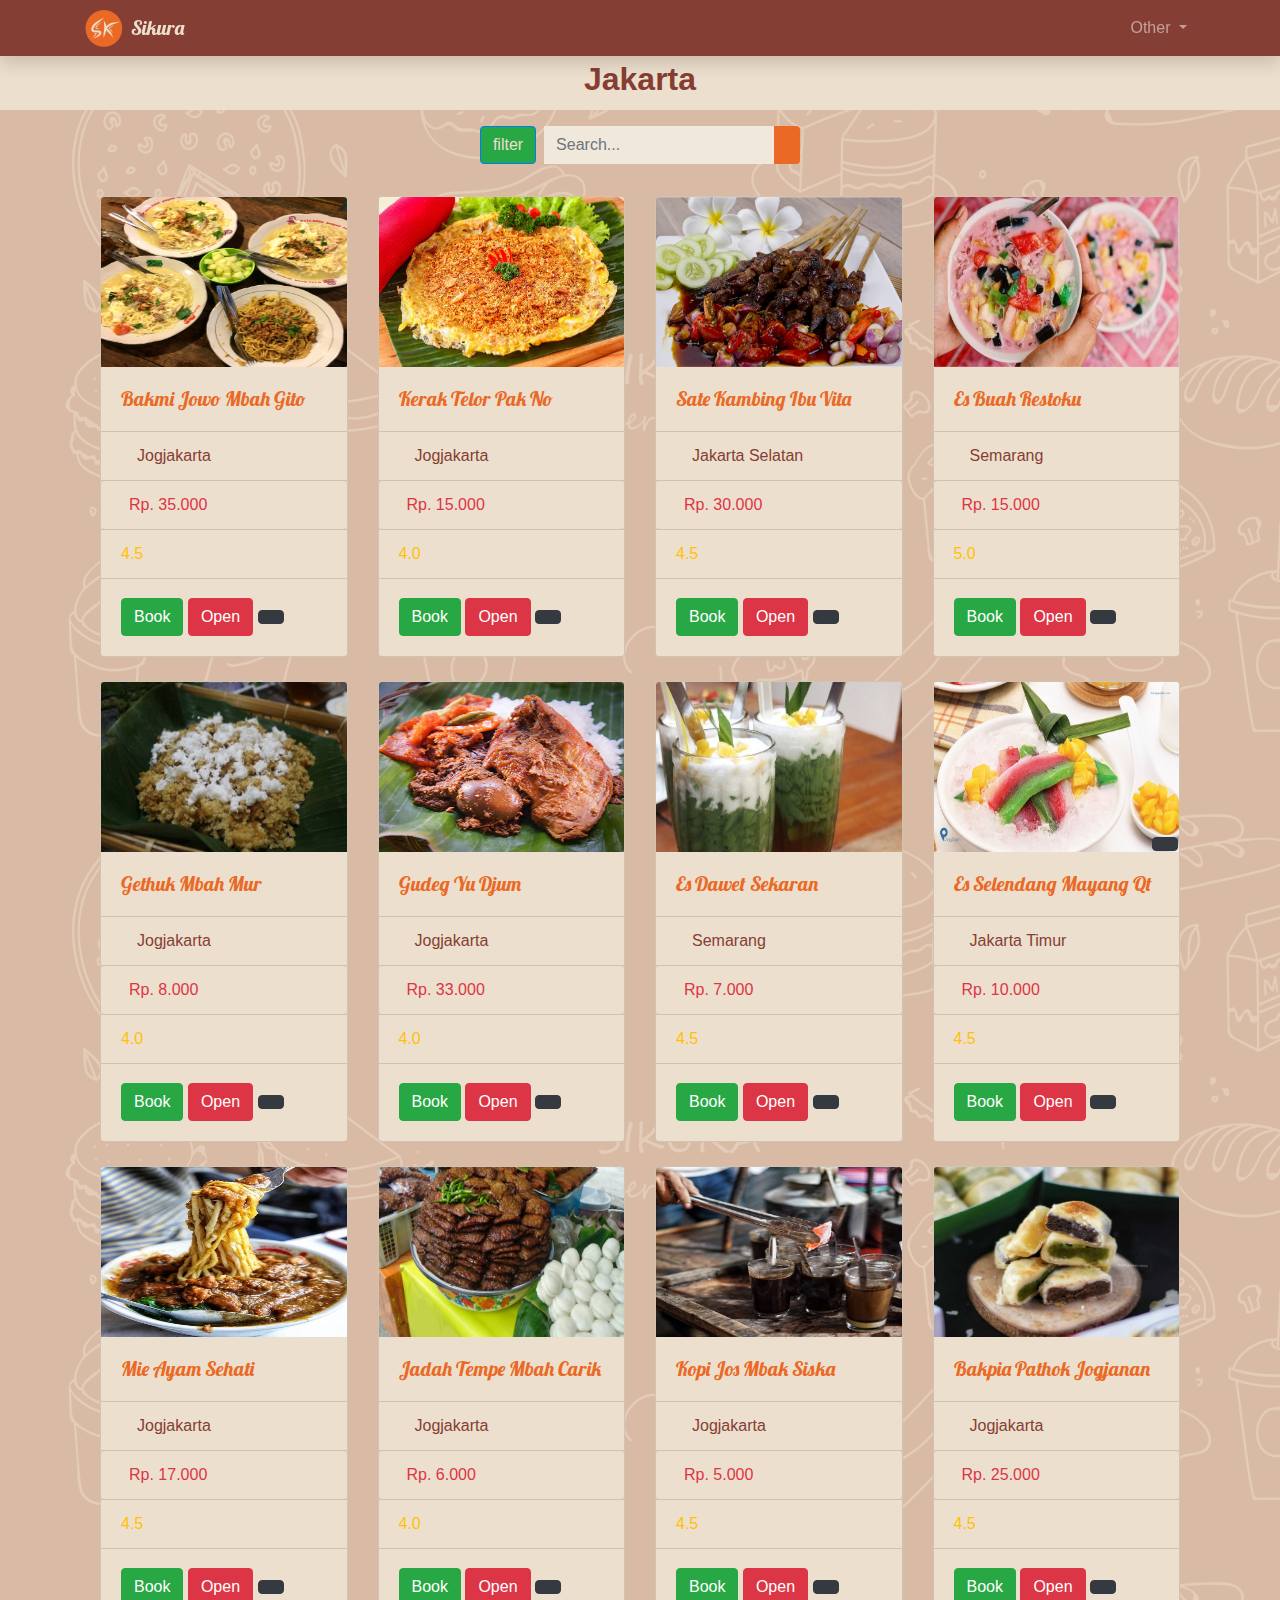
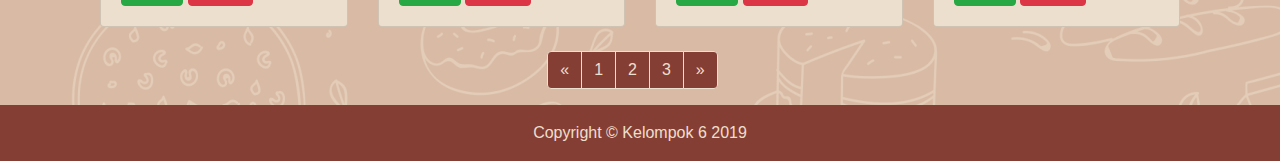
<file: menuKota.html>
<!doctype html>
<html lang="en">
  <head>
    <!-- Required meta tags -->
    <meta charset="utf-8">
    <meta name="viewport" content="width=device-width, initial-scale=1, shrink-to-fit=no">

    <!-- Bootstrap CSS -->
    <link rel="stylesheet" href="https://stackpath.bootstrapcdn.com/bootstrap/4.3.1/css/bootstrap.min.css" integrity="sha384-ggOyR0iXCbMQv3Xipma34MD+dH/1fQ784/j6cY/iJTQUOhcWr7x9JvoRxT2MZw1T" crossorigin="anonymous">
    <link rel="stylesheet" href="style.css">
    <link rel="stylesheet" href="https://use.fontawesome.com/releases/v5.7.0/css/all.css" integrity="sha384-lZN37f5QGtY3VHgisS14W3ExzMWZxybE1SJSEsQp9S+oqd12jhcu+A56Ebc1zFSJ" crossorigin="anonymous">
    <link href="https://fonts.googleapis.com/css?family=Lobster&display=swap" rel="stylesheet">
    <link rel="stylesheet" href="animate.css">
    <title>Menu</title>
  </head>
  <body style="background-image: url(img/item/background.png);">
    <!---------------------------------------- START OF NAVBAR ---------------------------------------->     
    <section>    
      <nav class="navbar fixed-top navbar-expand-lg navbar-dark  shadow" style="background:#853e34;"> 
          <div class="container-fluid container">   
                  <img src="img/item/logo 38x37.png" alt=""/>
                  <a class="navbar-brand ml-2" style="color:#eddfcd; font-family: 'Lobster';" href="index.html">Sikura</a>
          <button class="navbar-toggler navbar-toggler-right" type="button" data-toggle="collapse" data-target="#navbarNavDropdown" aria-controls="navbarNavDropdown" aria-expanded="false" aria-label="Toggle navigation">
          <span class="navbar-toggler-icon"></span>
          </button>             
          <div class="collapse navbar-collapse" id="navbarNavDropdown">
          <ul class="navbar-nav ml-auto">
              
              <li class="nav-item dropdown">
                  <a class="nav-link dropdown-toggle" href="#" id="navbarDropdownMenuLink" role="button" data-toggle="dropdown" aria-haspopup="true" aria-expanded="false">
                      Other
                  </a>
                  <div class="dropdown-menu shadow" style="background-color: #e96925;" aria-labelledby="navbarDropdownMenuLink">
                      <a class="dropdown-item text-white" href="about.html">About</a>
                      <a class="dropdown-item text-white" href="404.html">404</a>
                      <a class="dropdown-item text-white" href="loadingPage.html">Loading Page</a>
                  </div>
              </li>
          </ul>
          </div>
          
          </div>          
      </nav>
  </section>
    <br>
    <br>
    <!---------------------------------------- KERANJANG ----------------------------------------> 
    <section>
      <div class="fixed-bottom">
          <button class="btn btn-dark" data-toggle="modal" data-target="#modalOrder" role="button" data-toggle="tooltip" data-placement="top" title="Add item to cart"><i class="fas fa-shopping-basket"></i></button>
      </div>

    </section>
    <!---------------------------------------- BOOK---------------------------------------->  
    <!-- Modal -->
    <div class="modal fade" id="book" tabindex="-1" role="dialog" aria-labelledby="exampleModalCenterTitle" aria-hidden="true">
        <div class="modal-dialog modal-dialog-centered" role="document">
          <div class="modal-content" style="background-color: #853e34;">
            <div class="modal-header" style="background-color: #853e34;">
              <h5 class="modal-title" style="font-family: 'lobster'; color: #eddfcd;" 
                id="exampleModalCenterTitle">Reservation</h5>
              <button type="button" class="close" data-dismiss="modal" aria-label="Close">
                <span aria-hidden="true">&times;</span>
              </button>
            </div>
            <div class="modal-body" style="background-color: #eddfcd;">
                <p class="text-center">Restaurant <a href="restaurant.html">Restaurant Ibu Vita</a></p>
                <form id="form-submit" action="" method="get">
                    <div class="row">
                        <p class="mx-3 text-danger font-weight-bolder">You must pay Rp. 10.000 for reservation, this payment will be returned</p>
                        <div class="col-md-6 mb-2">
                            <fieldset>
                                <input name="name" type="name" class="form-control rounded" id="name" placeholder="Full name" required>
                            </fieldset> 
                        </div>
                        <div class="col-md-6 mb-2">
                            <fieldset>
                                <input name="phone" type="phone" class="form-control rounded" id="phone" placeholder="Phone number" required>
                            </fieldset>
                        </div>
                        <div class="col-md-6 mb-2">
                            <fieldset>
                                <select required name='day' class="rounded" onchange='this.form.()'>
                                    <option value="">Select day</option>
                                    <option value="Monday">Monday</option>
                                    <option value="Tuesday">Tuesday</option>
                                    <option value="Wednesday">Wednesday</option>
                                    <option value="Thursday">Thursday</option>
                                    <option value="Friday">Friday</option>
                                    <option value="Saturday">Saturday</option>
                                    <option value="Sunday">Sunday</option>
                                </select>
                            </fieldset>
                        </div>
                        <div class="col-md-6 mb-2">
                            <fieldset>
                                <select required name='hour' class="rounded" onchange='this.form.()'>
                                    <option value="">Select hour</option>
                                    <option value="10-00">10:00</option>
                                    <option value="12-00">12:00</option>
                                    <option value="14-00">14:00</option>
                                    <option value="16-00">16:00</option>
                                    <option value="18-00">18:00</option>
                                    <option value="20-00">20:00</option>
                                    <option value="22-00">22:00</option>
                                </select>
                            </fieldset>
                        </div>
                        <div class="col-md-6 mb-2">
                            <fieldset>
                                <select required class="person rounded" name='persons' onchange='this.form.()'>
                                    <option value="">How many persons?</option>
                                    <option value="1-Person">1 Person</option>
                                    <option value="2-Persons">2 Persons</option>
                                    <option value="3-Persons">3 Persons</option>
                                    <option value="4-Persons">4 Persons</option>
                                    <option value="5-Persons">5 Persons</option>
                                    <option value="6-Persons">6 Persons</option>
                                </select>
                            </fieldset>
                        </div>
                        <div class="col-md-6">
                            <fieldset>
                                <button type="submit" id="form-submit" class="btn btn-success"
                                class="close"   data-dismiss="modal" aria-label="Close"
                                data-toggle="modal" data-target="#modalPayment" role="button"
                                >Book Table</button>
                            </fieldset>
                        </div>
                    </div>
                </form>
                <p class="mt-2" style="color: #853e34;">"Reservations will be canceled if you do not come to the restaurant after 30 minutes from the order schedule"</hp> 
            </div>
          </div>
        </div>
</div>

    <!----------------------------------------- MENU ----------------------------------------->  
    <section>
    <div class="row py-1 mt-2 mb-3 fadeInDown animated" style="background-color:#eddfcd;">
          <h2 class="mx-auto font-weight-bolder" style="color: #853e34;">Jakarta</h2>

    </div>
    
      <div class="row">
        <form class="mx-auto mb-2 fadeInDown animated">
            <div class="input-group">
                    <button class="btn btn-primary mr-2 bg-success" type="button" style="color: #eddfcd;" data-toggle="collapse" data-target="#collapseExample" aria-expanded="false" aria-controls="collapseExample">
                            filter
                    </button>
              <input type="text" class="form-control" placeholder="Search..." aria-label="Search" aria-describedby="basic-addon2">
              <div class="input-group-append">
                <button class="btn" type="button" style="background-color: #e96925; color: #eddfcd;">
                  <a href="menu.html" style="color: #eddfcd;" class="fas fa-search"></a>
                </button>
              </div>
            </div>
        </form>
    </div>
    <!----------------------------------------- FILTER ----------------------------------------->  
    <div class="collapse" id="collapseExample">
            <div class="card card-body">
                    <div class="container">                
                            <div class="row">
                                <aside class="col-sm-4">
                            <p>Type</p>
                            
                            
                            <div class="card">
                                <article class="card-group-item">
                                    <header class="card-header">
                                        <h6 class="title">Food </h6>
                                    </header>
                                    <div class="filter-content">
                                        <div class="card-body">
                                        <form>
                                            <label class="form-check">
                                              <input class="form-check-input" type="checkbox" value="">
                                              <span class="form-check-label">
                                                Feast
                                              </span>
                                            </label> <!-- form-check.// -->
                                            <label class="form-check">
                                              <input class="form-check-input" type="checkbox" value="">
                                              <span class="form-check-label">
                                                Drinks
                                              </span>
                                            </label>  <!-- form-check.// -->
                                            <label class="form-check">
                                              <input class="form-check-input" type="checkbox" value="">
                                              <span class="form-check-label">
                                                Meal
                                              </span>
                                            </label>  <!-- form-check.// -->
                                            <label class="form-check">
                                              <input class="form-check-input" type="checkbox" value="">
                                              <span class="form-check-label">
                                                Snack
                                              </span>
                                            </label>  <!-- form-check.// -->
                                        </form>
                            
                                        </div> <!-- card-body.// -->
                                    </div>
                                </article> <!-- card-group-item.// -->
                                
                                <article class="card-group-item">
                                    <header class="card-header">
                                        <h6 class="title">Place </h6>
                                    </header>
                                    <div class="filter-content">
                                        <div class="card-body">
                                        <label class="form-check">
                                          <input class="form-check-input" type="radio" name="exampleRadio" value="">
                                          <span class="form-check-label">
                                            Restaurant
                                          </span>
                                        </label>
                                        <label class="form-check">
                                          <input class="form-check-input" type="radio" name="exampleRadio" value="">
                                          <span class="form-check-label">
                                            Waroeng
                                          </span>
                                        </label>
                                        <label class="form-check">
                                          <input class="form-check-input" type="radio" name="exampleRadio" value="">
                                          <span class="form-check-label">
                                            Angkringan
                                          </span>
                                        </label>
                                        </div> <!-- card-body.// -->
                                    </div>
                                </article> <!-- card-group-item.// -->
                            </div> <!-- card.// -->
                            
                            
                            
                            
                                </aside> <!-- col.// -->
                                <aside class="col-sm-4">
                            <p>City</p>
                            
                            
                            <div class="card">
                                <article class="card-group-item">
                                    <header class="card-header"><h6 class="title">Choose one </h6></header>
                                    <div class="filter-content">
                                        <div class="list-group list-group-flush">
                                          <a href="menuKota.html" class="list-group-item">Jakarta <span class="float-right badge badge-light round">40</span> </a>
                                          <a href="menuKota.html" class="list-group-item">Semarang  <span class="float-right badge badge-light round">18</span>  </a>
                                          <a href="menuKota.html" class="list-group-item">Jogjakarta <span class="float-right badge badge-light round">53</span>  </a>
                                          <a href=menuKota.html" class="list-group-item">Surabaya <span class="float-right badge badge-light round">22</span>  </a>
                                        </div>  <!-- list-group .// -->
                                    </div>
                                </article> <!-- card-group-item.// -->
                                <article class="card-group-item">
                                    <header class="card-header"><h6 class="title">Range</h6></header>
                                    <div class="filter-content">
                                        <div class="card-body">
                                            <label class="btn btn-danger">
                                              <input class="" type="checkbox" name="myradio" value="">
                                              <span class="form-check-label">0-5km</span>
                                            </label>
                                            <label class="btn btn-success">
                                              <input class="" type="checkbox" name="myradio" value="">
                                              <span class="form-check-label">0-10km</span>
                                            </label>
                                            <label class="btn btn-primary">
                                              <input class="" type="checkbox" name="myradio" value="">
                                              <span class="form-check-label">>10km</span>
                                            </label>
                                        </div> <!-- card-body.// -->
                                    </div>
                                </article> <!-- card-group-item.// -->
                            </div> <!-- card.// -->
                            
                            
                            
                                </aside> <!-- col.// -->
                                <aside class="col-sm-4">
                            <p>Price & Rating</p>
                            
                            
                            
                            <div class="card">
                                <article class="card-group-item">
                                    <header class="card-header">
                                        <h6 class="title">Price range </h6>
                                    </header>
                                    <div class="filter-content">
                                        <div class="card-body">
                                        <div class="form-row">
                                        <div class="form-group col-md-6">
                                          <label>Min</label>
                                          <input type="number" class="form-control" id="inputEmail4" placeholder="RP. 0">
                                        </div>
                                        <div class="form-group col-md-6 text-right">
                                          <label>Max</label>
                                          <input type="number" class="form-control" placeholder="RP. 1.000.000">
                                        </div>
                                        </div>
                                        </div> <!-- card-body.// -->
                                    </div>
                                </article> <!-- card-group-item.// -->
                                <article class="card-group-item">
                                    <header class="card-header">
                                        <h6 class="title">Rating </h6>
                                    </header>
                                    <div class="filter-content">
                                        <div class="card-body text-warning">
                                            <div class="custom-control custom-checkbox">
                                                <span class="float-right badge badge-light round">1.0</span>
                                                  <input type="checkbox" class="custom-control-input" id="Check1">
                                                  <label class="custom-control-label" for="Check1">
                                                    <i class="fas fa-star"></i>
                                                  </label>
                                            </div> <!-- form-check.// -->
                            
                                            <div class="custom-control custom-checkbox">
                                                <span class="float-right badge badge-light round">2.0</span>
                                                  <input type="checkbox" class="custom-control-input" id="Check2">
                                                 <label class="custom-control-label" for="Check2">
                                                  <i class="fas fa-star"></i>
                                                  <i class="fas fa-star"></i>
                                                 </label>
                                            </div> <!-- form-check.// -->
                            
                                            <div class="custom-control custom-checkbox">
                                                <span class="float-right badge badge-light round">3.0</span>
                                                  <input type="checkbox" class="custom-control-input" id="Check3">
                                                  <label class="custom-control-label" for="Check3">
                                                    <i class="fas fa-star"></i>
                                                    <i class="fas fa-star"></i>
                                                    <i class="fas fa-star"></i>
                                                  </label>
                                            </div> <!-- form-check.// -->
                            
                                            <div class="custom-control custom-checkbox">
                                                <span class="float-right badge badge-light round">4.0</span>
                                                  <input type="checkbox" class="custom-control-input" id="Check4">
                                                  <label class="custom-control-label" for="Check4">
                                                    <i class="fas fa-star"></i>
                                                    <i class="fas fa-star"></i>
                                                    <i class="fas fa-star"></i>
                                                    <i class="fas fa-star"></i>
                                                  </label>
                                            </div> <!-- form-check.// -->

                                            <div class="custom-control custom-checkbox">
                                              <span class="float-right badge badge-light round">5.0</span>
                                                <input type="checkbox" class="custom-control-input" id="Check3">
                                                <label class="custom-control-label" for="Check3">
                                                  <i class="fas fa-star"></i>
                                                  <i class="fas fa-star"></i>
                                                  <i class="fas fa-star"></i>
                                                  <i class="fas fa-star"></i>
                                                  <i class="fas fa-star"></i>
                                                </label>
                                            </div> <!-- form-check.// -->
                                        </div> <!-- card-body.// -->
                                    </div>
                                </article> <!-- card-group-item.// -->
                            </div> <!-- card.// -->
                            
                            
                            
                                </aside> <!-- col.// -->
                            </div> <!-- row.// -->
                            
                            </div>       
            </div>
    </div>
    <!----------------------------------------- PILIHAN ----------------------------------------->      
    <div class="row container mx-auto mt-4">

        <div class="col-lg-3 col-sm-4 col-md-6 portfolio-item mb-4 fadeInUp animated inner">
        <div class="card h-100">
            <a href="#"><img class="card-img-top" style="height: 170px;" src="img/food/jogja/bakmi jowo mbah gito.jpg" alt=""></a>
            <div class="card-body">
                <h5 class="card-title" style="color: #e96925;">Bakmi Jowo Mbah Gito</h5>
                </div>
            
            <ul class="list-group list-group-flush">
                <li class="list-group-item" style="color: #853e34;"> <i class="fas fa-map-marker-alt text-success mr-3"></i>Jogjakarta</li>
                <li class="list-group-item text-danger rounded">
                        <i class="fas fa-tags mr-2 text-danger"></i>Rp. 35.000</li>
                <li class="list-group-item text-warning">4.5
                   
                            <i class="fas fa-star"></i>
                            <i class="fas fa-star"></i>
                            <i class="fas fa-star"></i>
                            <i class="fas fa-star"></i>
                            <i class="fas fa-star-half-alt"></i>
                    
                </li>
                 
            </ul>
            <div class="card-body">
                <a type="button" class="btn btn-success text-white" data-toggle="modal" data-target="#book" role="button" data-toggle="tooltip" data-placement="top" title="Book the seat  in restaurant">Book</a>
                <a class="btn btn-danger" href="deskripsi.html" role="button" data-toggle="tooltip" data-placement="top" title="See the full description">Open</a>
                <a class="btn btn-dark" href="#" role="button" data-toggle="tooltip" data-placement="top" title="Add item to cart"><i class="fas fa-cart-plus"></i></a>
                

            </div>
        </div>
        </div>

        <div class="col-lg-3 col-sm-4 col-md-6 portfolio-item mb-4  fadeInUp animated inner">
                <div class="card h-100">
                    <a href="#"><img class="card-img-top" style="height: 170px;" src="img/food/jakarta/kerak telor pak no.jpg" alt=""></a>
                    <div class="card-body">
                        <h5 class="card-title" style="color: #e96925;">Kerak Telor Pak No</h5>                               
                        </div>
                    
                    <ul class="list-group list-group-flush">
                        <li class="list-group-item" style="color: #853e34;"> <i class="fas fa-map-marker-alt text-success mr-3"></i>Jogjakarta</li>
                        <li class="list-group-item text-danger rounded">
                                <i class="fas fa-tags mr-2 text-danger"></i>Rp. 15.000</li>
                        <li class="list-group-item text-warning">4.0
                           
                                    <i class="fas fa-star"></i>
                                    <i class="fas fa-star"></i>
                                    <i class="fas fa-star"></i>
                                    <i class="fas fa-star"></i>
                            
                        </li>
                         
                    </ul>
                    <div class="card-body">
                            <a class="btn btn-success" href="#" role="button" data-toggle="tooltip" data-placement="top" title="Book the seat  in restaurant">Book</a>
                            <a class="btn btn-danger" href="#" role="button" data-toggle="tooltip" data-placement="top" title="See the full description">Open</a>
                            <a class="btn btn-dark" href="#" role="button" data-toggle="tooltip" data-placement="top" title="Add item to cart"><i class="fas fa-cart-plus"></i></a>
                    </div>
                </div>
        </div>                

        <div class="col-lg-3 col-sm-4 col-md-6 portfolio-item mb-4  fadeInUp animated inner">
                <div class="card h-100">
                    <a href="#"><img class="card-img-top" style="height: 170px;" src="img/food/jakarta/sate kambing 900x600.png" alt=""></a>
                    <div class="card-body">
                        <h5 class="card-title" style="color: #e96925;" >Sate Kambing Ibu Vita</h5>
                    </div>
                    
                    <ul class="list-group list-group-flush">
                        <li class="list-group-item " style="color: #853e34;"> <i class="fas fa-map-marker-alt text-success mr-3"></i>Jakarta Selatan</li>
                        <li class="list-group-item text-danger rounded">
                                <i class="fas fa-tags mr-2 text-danger"></i>Rp. 30.000</li>
                        <li class="list-group-item text-warning">4.5
                           
                                    <i class="fas fa-star"></i>
                                    <i class="fas fa-star"></i>
                                    <i class="fas fa-star"></i>
                                    <i class="fas fa-star"></i>
                                    <i class="fas fa-star-half-alt"></i>
                            
                        </li>
                         
                    </ul>
                    <div class="card-body">
                        <a type="button" class="btn btn-success text-white" data-toggle="modal" data-target="#book" role="button" data-toggle="tooltip" data-placement="top" title="Book the seat  in restaurant">Book</a>
                        <a class="btn btn-danger" href="deskripsi.html" role="button" data-toggle="tooltip" data-placement="top" title="See the full description">Open</a>
                            <a class="btn btn-dark" href="#" role="button" data-toggle="tooltip" data-placement="top" title="Add item to cart"><i class="fas fa-cart-plus"></i></a>
                    </div>
                </div>
        </div>

        <div class="col-lg-3 col-sm-4 col-md-6 portfolio-item mb-4  fadeInUp animated inner">
                        <div class="card h-100">
                            <a href="#"><img class="card-img-top" style="height: 170px;" src="img/food/semarang/es buah 700x400.png" alt=""></a>
                            <div class="card-body">
                                <h5 class="card-title" style="color: #e96925;">Es Buah Restoku</h5>
                            </div>
                            
                            <ul class="list-group list-group-flush">
                                <li class="list-group-item" style="color: #853e34;"> <i class="fas fa-map-marker-alt text-success mr-3" ></i>Semarang</li>
                                <li class="list-group-item text-danger rounded">
                                        <i class="fas fa-tags mr-2 text-danger"></i>Rp. 15.000</li>
                                <li class="list-group-item text-warning">5.0
                                   
                                            <i class="fas fa-star"></i>
                                            <i class="fas fa-star"></i>
                                            <i class="fas fa-star"></i>
                                            <i class="fas fa-star"></i>
                                            <i class="fas fa-star"></i>
                                    
                                </li>
                                 
                            </ul>
                            <div class="card-body">
                                    <a class="btn btn-success" href="#" role="button" data-toggle="tooltip" data-placement="top" title="Book the seat  in restaurant">Book</a>
                                    <a class="btn btn-danger" href="#" role="button" data-toggle="tooltip" data-placement="top" title="See the full description">Open</a>
                                    <a class="btn btn-dark" href="#" role="button" data-toggle="tooltip" data-placement="top" title="Add item to cart"><i class="fas fa-cart-plus"></i></a>
                            </div>
                        </div>
        </div>

        <div class="col-lg-3 col-sm-4 col-md-6 portfolio-item mb-4 fadeInUp animated inner">
          <div class="card h-100">
              <a href="#"><img class="card-img-top" style="height: 170px;" src="img/food/jogja/gethuk mbah mur.jpg" alt=""></a>
              <div class="card-body">
                  <h5 class="card-title" style="color: #e96925;">Gethuk Mbah Mur</h5>
                  </div>
              
              <ul class="list-group list-group-flush">
                  <li class="list-group-item" style="color: #853e34;"> <i class="fas fa-map-marker-alt text-success mr-3"></i>Jogjakarta</li>
                  <li class="list-group-item text-danger rounded">
                          <i class="fas fa-tags mr-2 text-danger"></i>Rp. 8.000</li>
                  <li class="list-group-item text-warning">4.0
                     
                              <i class="fas fa-star"></i>
                              <i class="fas fa-star"></i>
                              <i class="fas fa-star"></i>
                              <i class="fas fa-star"></i>
                      
                  </li>
                   
              </ul>
              <div class="card-body">
                  <a class="btn btn-success" href="#" role="button" data-toggle="tooltip" data-placement="top" title="Book the seat  in restaurant">Book</a>
                  <a class="btn btn-danger" href="#" role="button" data-toggle="tooltip" data-placement="top" title="See the full description">Open</a>
                  <a class="btn btn-dark" href="#" role="button" data-toggle="tooltip" data-placement="top" title="Add item to cart"><i class="fas fa-cart-plus"></i></a>
                  

              </div>
          </div>
        </div>

        <div class="col-lg-3 col-sm-4 col-md-6 portfolio-item mb-4  fadeInUp animated inner">
                  <div class="card h-100">
                      <a href="#"><img class="card-img-top" style="height: 170px;" src="img/food/jogja/gudeg yu djum.jpg" alt=""></a>
                      <div class="card-body">
                          <h5 class="card-title" style="color: #e96925;">Gudeg Yu Djum</h5>                               
                          </div>
                      
                      <ul class="list-group list-group-flush">
                          <li class="list-group-item" style="color: #853e34;"> <i class="fas fa-map-marker-alt text-success mr-3"></i>Jogjakarta</li>
                          <li class="list-group-item text-danger rounded">
                                  <i class="fas fa-tags mr-2 text-danger"></i>Rp. 33.000</li>
                          <li class="list-group-item text-warning">4.0
                             
                                      <i class="fas fa-star"></i>
                                      <i class="fas fa-star"></i>
                                      <i class="fas fa-star"></i>
                                      <i class="fas fa-star"></i>
                              
                          </li>
                           
                      </ul>
                      <div class="card-body">
                              <a class="btn btn-success" href="#" role="button" data-toggle="tooltip" data-placement="top" title="Book the seat  in restaurant">Book</a>
                              <a class="btn btn-danger" href="#" role="button" data-toggle="tooltip" data-placement="top" title="See the full description">Open</a>
                              <a class="btn btn-dark" href="#" role="button" data-toggle="tooltip" data-placement="top" title="Add item to cart"><i class="fas fa-cart-plus"></i></a>
                      </div>
                  </div>
        </div>                

        <div class="col-lg-3 col-sm-4 col-md-6 portfolio-item mb-4  fadeInUp animated inner">
                  <div class="card h-100">
                      <a href="#"><img class="card-img-top" style="height: 170px;" src="img/food/semarang/es dawet.jpg" alt=""></a>
                      <div class="card-body">
                          <h5 class="card-title" style="color: #e96925;" >Es Dawet Sekaran</h5>
                      </div>
                      
                      <ul class="list-group list-group-flush">
                          <li class="list-group-item " style="color: #853e34;"> <i class="fas fa-map-marker-alt text-success mr-3"></i>Semarang</li>
                          <li class="list-group-item text-danger rounded">
                                  <i class="fas fa-tags mr-2 text-danger"></i>Rp. 7.000</li>
                          <li class="list-group-item text-warning">4.5
                             
                                      <i class="fas fa-star"></i>
                                      <i class="fas fa-star"></i>
                                      <i class="fas fa-star"></i>
                                      <i class="fas fa-star"></i>
                                      <i class="fas fa-star-half-alt"></i>
                              
                          </li>
                           
                      </ul>
                      <div class="card-body">
                              <a class="btn btn-success" href="#" role="button" data-toggle="tooltip" data-placement="top" title="Book the seat  in restaurant">Book</a>
                              <a class="btn btn-danger" href="#" role="button" data-toggle="tooltip" data-placement="top" title="See the full description">Open</a>
                              <a class="btn btn-dark" href="#" role="button" data-toggle="tooltip" data-placement="top" title="Add item to cart"><i class="fas fa-cart-plus"></i></a>
                      </div>
                  </div>
        </div>
  
        <div class="col-lg-3 col-sm-4 col-md-6 portfolio-item mb-4  fadeInUp animated inner">
                          <div class="card h-100">
                              <a href="#"><img class="card-img-top" style="height: 170px;" src="img/food/jakarta/es selendang mayang.jpg" alt=""></a>
                              <div class="card-body">
                                  <h5 class="card-title" style="color: #e96925;">Es Selendang Mayang Qt</h5>
                              </div>
                              
                              <ul class="list-group list-group-flush">
                                  <li class="list-group-item" style="color: #853e34;"> <i class="fas fa-map-marker-alt text-success mr-3" ></i>Jakarta Timur</li>
                                  <li class="list-group-item text-danger rounded">
                                          <i class="fas fa-tags mr-2 text-danger"></i>Rp. 10.000</li>
                                  <li class="list-group-item text-warning">4.5
                                     
                                              <i class="fas fa-star"></i>
                                              <i class="fas fa-star"></i>
                                              <i class="fas fa-star"></i>
                                              <i class="fas fa-star"></i>
                                              <i class="fas fa-star-half-alt"></i>
                                      
                                  </li>
                                   
                              </ul>
                              <div class="card-body">
                                      <a class="btn btn-success" href="#" role="button" data-toggle="tooltip" data-placement="top" title="Book the seat  in restaurant">Book</a>
                                      <a class="btn btn-danger" href="#" role="button" data-toggle="tooltip" data-placement="top" title="See the full description">Open</a>
                                      <a class="btn btn-dark" href="#" role="button" data-toggle="tooltip" data-placement="top" title="Add item to cart"><i class="fas fa-cart-plus"></i></a>
                              </div>
                          </div>
        </div>

        <div class="col-lg-3 col-sm-4 col-md-6 portfolio-item mb-4 fadeInUp animated inner">
          <div class="card h-100">
              <a href="#"><img class="card-img-top" style="height: 170px;" src="img/food/jogja/mie ayam jogja.jpg" alt=""></a>
              <div class="card-body">
                  <h5 class="card-title" style="color: #e96925;">Mie Ayam Sehati</h5>
                  </div>
              
              <ul class="list-group list-group-flush">
                  <li class="list-group-item" style="color: #853e34;"> <i class="fas fa-map-marker-alt text-success mr-3"></i>Jogjakarta</li>
                  <li class="list-group-item text-danger rounded">
                          <i class="fas fa-tags mr-2 text-danger"></i>Rp. 17.000</li>
                  <li class="list-group-item text-warning">4.5
                     
                              <i class="fas fa-star"></i>
                              <i class="fas fa-star"></i>
                              <i class="fas fa-star"></i>
                              <i class="fas fa-star"></i>
                              <i class="fas fa-star-half-alt"></i>
                      
                  </li>
                   
              </ul>
              <div class="card-body">
                  <a class="btn btn-success" href="#" role="button" data-toggle="tooltip" data-placement="top" title="Book the seat  in restaurant">Book</a>
                  <a class="btn btn-danger" href="#" role="button" data-toggle="tooltip" data-placement="top" title="See the full description">Open</a>
                  <a class="btn btn-dark" href="#" role="button" data-toggle="tooltip" data-placement="top" title="Add item to cart"><i class="fas fa-cart-plus"></i></a>
                  
  
              </div>
          </div>
          </div>
  
        <div class="col-lg-3 col-sm-4 col-md-6 portfolio-item mb-4  fadeInUp animated inner">
                  <div class="card h-100">
                      <a href="#"><img class="card-img-top" style="height: 170px;" src="img/food/jogja/jadah tempe mbah carik.jpg" alt=""></a>
                      <div class="card-body">
                          <h5 class="card-title" style="color: #e96925;">Jadah Tempe Mbah Carik</h5>                               
                          </div>
                      
                      <ul class="list-group list-group-flush">
                          <li class="list-group-item" style="color: #853e34;"> <i class="fas fa-map-marker-alt text-success mr-3"></i>Jogjakarta</li>
                          <li class="list-group-item text-danger rounded">
                                  <i class="fas fa-tags mr-2 text-danger"></i>Rp. 6.000</li>
                          <li class="list-group-item text-warning">4.0
                             
                                      <i class="fas fa-star"></i>
                                      <i class="fas fa-star"></i>
                                      <i class="fas fa-star"></i>
                                      <i class="fas fa-star"></i>
                              
                          </li>
                           
                      </ul>
                      <div class="card-body">
                              <a class="btn btn-success" href="#" role="button" data-toggle="tooltip" data-placement="top" title="Book the seat  in restaurant">Book</a>
                              <a class="btn btn-danger" href="#" role="button" data-toggle="tooltip" data-placement="top" title="See the full description">Open</a>
                              <a class="btn btn-dark" href="#" role="button" data-toggle="tooltip" data-placement="top" title="Add item to cart"><i class="fas fa-cart-plus"></i></a>
                      </div>
                  </div>
        </div>                

        <div class="col-lg-3 col-sm-4 col-md-6 portfolio-item mb-4  fadeInUp animated inner">
                  <div class="card h-100">
                      <a href="#"><img class="card-img-top" style="height: 170px;" src="img/food/jogja/Kopi Jos mbak siska.jpg" alt=""></a>
                      <div class="card-body">
                          <h5 class="card-title" style="color: #e96925;" >Kopi Jos Mbak Siska</h5>
                      </div>
                      
                      <ul class="list-group list-group-flush">
                          <li class="list-group-item " style="color: #853e34;"> <i class="fas fa-map-marker-alt text-success mr-3"></i>Jogjakarta</li>
                          <li class="list-group-item text-danger rounded">
                                  <i class="fas fa-tags mr-2 text-danger"></i>Rp. 5.000</li>
                          <li class="list-group-item text-warning">4.5
                             
                                      <i class="fas fa-star"></i>
                                      <i class="fas fa-star"></i>
                                      <i class="fas fa-star"></i>
                                      <i class="fas fa-star"></i>
                                      <i class="fas fa-star-half-alt"></i>
                              
                          </li>
                           
                      </ul>
                      <div class="card-body">
                              <a class="btn btn-success" href="#" role="button" data-toggle="tooltip" data-placement="top" title="Book the seat  in restaurant">Book</a>
                              <a class="btn btn-danger" href="#" role="button" data-toggle="tooltip" data-placement="top" title="See the full description">Open</a>
                              <a class="btn btn-dark" href="#" role="button" data-toggle="tooltip" data-placement="top" title="Add item to cart"><i class="fas fa-cart-plus"></i></a>
                      </div>
                  </div>
        </div>
  
        <div class="col-lg-3 col-sm-4 col-md-6 portfolio-item mb-4  fadeInUp animated inner">
                          <div class="card h-100">
                              <a href="#"><img class="card-img-top" style="height: 170px;" src="img/food/jogja/bakpia patok.jpg" alt=""></a>
                              <div class="card-body">
                                  <h5 class="card-title" style="color: #e96925;">Bakpia Pathok Jogjanan</h5>
                              </div>
                              
                              <ul class="list-group list-group-flush">
                                  <li class="list-group-item" style="color: #853e34;"> <i class="fas fa-map-marker-alt text-success mr-3" ></i>Jogjakarta</li>
                                  <li class="list-group-item text-danger rounded">
                                          <i class="fas fa-tags mr-2 text-danger"></i>Rp. 25.000</li>
                                  <li class="list-group-item text-warning">4.5
                                     
                                              <i class="fas fa-star"></i>
                                              <i class="fas fa-star"></i>
                                              <i class="fas fa-star"></i>
                                              <i class="fas fa-star"></i>
                                              <i class="fas fa-star-half-alt"></i>
                                      
                                  </li>
                                   
                              </ul>
                              <div class="card-body">
                                      <a class="btn btn-success" href="#" role="button" data-toggle="tooltip" data-placement="top" title="Book the seat  in restaurant">Book</a>
                                      <a class="btn btn-danger" href="#" role="button" data-toggle="tooltip" data-placement="top" title="See the full description">Open</a>
                                      <a class="btn btn-dark" href="#" role="button" data-toggle="tooltip" data-placement="top" title="Add item to cart"><i class="fas fa-cart-plus"></i></a>
                              </div>
                          </div>
        </div>

      <!-- Pagination -->
      <ul class="pagination justify-content-center container">
        <li class="page-item">
          <a class="page-link" href="menu.html" aria-label="Previous">
            <span aria-hidden="true">&laquo;</span>
            <span class="sr-only">Previous</span>
          </a>
        </li>
        <li class="page-item">
          <a class="page-link" href="menu.html">1</a>
        </li>
        <li class="page-item">
          <a class="page-link" href="menu.html">2</a>
        </li>
        <li class="page-item">
          <a class="page-link" href="menu.html">3</a>
        </li>
        <li class="page-item">
          <a class="page-link" href="menu.html" aria-label="Next">
            <span aria-hidden="true">&raquo;</span>
            <span class="sr-only">Next</span>
          </a>
        </li>
      </ul>
    
    </div>

    <!---------------------------------------- MODAL ORDER ---------------------------------------->
    <div class="modal fade" id="modalOrder" tabindex="-1" role="dialog" aria-labelledby="exampleModalCenterTitle" aria-hidden="true">
        <div class="modal-dialog modal-xl modal-dialog-centered" role="document">
          <div class="modal-content" style="background-color:#853e34;">
            <div class="modal-header" style="background-color:#853e34;">
              <h5 class="modal-title" style="font-family: 'lobster'; color: #eddfcd;"id="exampleModalCenterTitle">
                Order Checkout</h5>
              <button type="button" class="close" data-dismiss="modal" aria-label="Close">
                <span aria-hidden="true">&times;</span>
              </button>
            </div>
            <div class="modal-body" style="background-color:#eddfcd;">
                <div class="container mb-4">
                    <div class="row">
                        <div class="col-12">
                            <div class="table-responsive">
                                <table class="table table-striped">
                                    <thead>
                                        <tr>
                                            <th scope="col"> </th>
                                            <th scope="col">Product</th>
                                            <th scope="col">Available</th>
                                            <th scope="col" class="text-center">Quantity</th>
                                            <th scope="col" class="text-right">Price</th>
                                            <th> </th>
                                        </tr>
                                    </thead>
                                    <tbody>
                                        <tr>
                                            <td><img src="img/food/jakarta/sate kambing 50x50.png" /> </td>
                                            <td>Sate Kambing Mbak Vita</td>
                                            <td>Available</td>
                                            <td><input class="form-control" type="text" value="1" /></td>
                                            <td class="text-right">Rp. 30.000</td>
                                            <td class="text-right"><button class="btn btn-sm btn-danger"><i class="fa fa-trash"></i> </button> </td>
                                        </tr>
                                        <tr>
                                            <td><img src="img/food/jakarta/es teh 50x50.jpg" /> </td>
                                            <td>Es Teh</td>
                                            <td>Available</td>
                                            <td><input class="form-control" type="text" value="1" /></td>
                                            <td class="text-right">Rp. 5.000</td>
                                            <td class="text-right"><button class="btn btn-sm btn-danger"><i class="fa fa-trash"></i> </button> </td>
                                        </tr>
                                        <tr>
                                            <td><img src="img/food/jakarta/ca kangkung 50x50.jpg" /> </td>
                                            <td>Ca Kangkung</td>
                                            <td>Available</td>
                                            <td><input class="form-control" type="text" value="1" /></td>
                                            <td class="text-right">Rp. 15.000</td>
                                            <td class="text-right"><button class="btn btn-sm btn-danger"><i class="fa fa-trash"></i> </button> </td>
                                        </tr>
                                        <tr>
                                            <td></td>
                                            <td></td>
                                            <td></td>
                                            <td></td>
                                            <td>Sub-Total</td>
                                            <td class="text-right">Rp. 50.000</td>
                                        </tr>
                                        <tr>
                                            <td></td>
                                            <td></td>
                                            <td></td>
                                            <td></td>
                                            <td>Shipping</td>
                                            <td class="text-right">Rp. 20.000</td>
                                        </tr>
                                        <tr>
                                            <td></td>
                                            <td></td>
                                            <td></td>
                                            <td></td>
                                            <td><strong>Total</strong></td>
                                            <td class="text-right"><strong>Rp. 70.000</strong></td>
                                        </tr>
                                    </tbody>
                                </table>
                            </div>
                        </div>
                        <div class="col mb-2">
                            <div class="row">
                                <div class="col-sm-12 col-md-6 col-lg-4 text-right ml-auto">
                                    <button class="btn btn-lg btn-block btn-success text-uppercase"
                                    class="close" data-dismiss="modal" aria-label="Close"
                                    data-toggle="modal" data-target="#modalPayment" role="button">Checkout</button>
                                </div>
                            </div>
                        </div>
                    </div>
                </div>
            </div>
          </div>
        </div>
    </div>
    <!---------------------------------------- MODAL PAYMENT ---------------------------------------->
    <div class="modal fade" id="modalPayment" tabindex="-1" role="dialog" aria-labelledby="exampleModalCenterTitle" aria-hidden="true">
        <div class="modal-dialog modal modal-dialog-centered" role="document">
          <div class="modal-content" style="background-color:#853e34;">
            <div class="modal-header" style="background-color:#853e34;">
              <h5 class="modal-title" style="font-family: 'lobster'; color: #eddfcd;"id="exampleModalCenterTitle">
                Payment</h5>
              <button type="button" class="close" data-dismiss="modal" aria-label="Close">
                <span aria-hidden="true">&times;</span>
              </button>
            </div>
            <div class="modal-body" style="background-color:#eddfcd;">
                <div class="container">
                    <div class="text-center" style="color:#853e34;">
                            <h3 class="font-weight-bolder">Payment Code</h3>
                            <p>Pay your bill via : ATM or Internet Banking, Link Aja, Dana</p>
                            <h1 class="bg-white py-2 px-2 text-primary">#AFS3254</h1>
                            <p class="text-primary">Pay the bill before 30 minutes or the order will be canceled</p>
                            <br/>
                            <button class="bg-success btn-lg text-white" data-dismiss="modal" aria-label="Close">
                              Finish
                            </button>
                    </div>
                </div>
            </div>
          </div>
        </div>
    </div>

    </section>
    <!---------------------------------------- FOOTER ---------------------------------------->   
    <footer class="py-3" style="background: #853e34;">
        <div class="container">
          <p class="m-0 text-center" style="color: #eddfcd;">Copyright &copy; Kelompok 6 2019</p>
        </div>
    </footer>
    <!-- Optional JavaScript -->
    <!-- jQuery first, then Popper.js, then Bootstrap JS -->
    <script src="https://code.jquery.com/jquery-3.3.1.slim.min.js" integrity="sha384-q8i/X+965DzO0rT7abK41JStQIAqVgRVzpbzo5smXKp4YfRvH+8abtTE1Pi6jizo" crossorigin="anonymous"></script>
    <script src="https://cdnjs.cloudflare.com/ajax/libs/popper.js/1.14.7/umd/popper.min.js" integrity="sha384-UO2eT0CpHqdSJQ6hJty5KVphtPhzWj9WO1clHTMGa3JDZwrnQq4sF86dIHNDz0W1" crossorigin="anonymous"></script>
    <script src="https://stackpath.bootstrapcdn.com/bootstrap/4.3.1/js/bootstrap.min.js" integrity="sha384-JjSmVgyd0p3pXB1rRibZUAYoIIy6OrQ6VrjIEaFf/nJGzIxFDsf4x0xIM+B07jRM" crossorigin="anonymous"></script>
  </body>
</html>
</file>
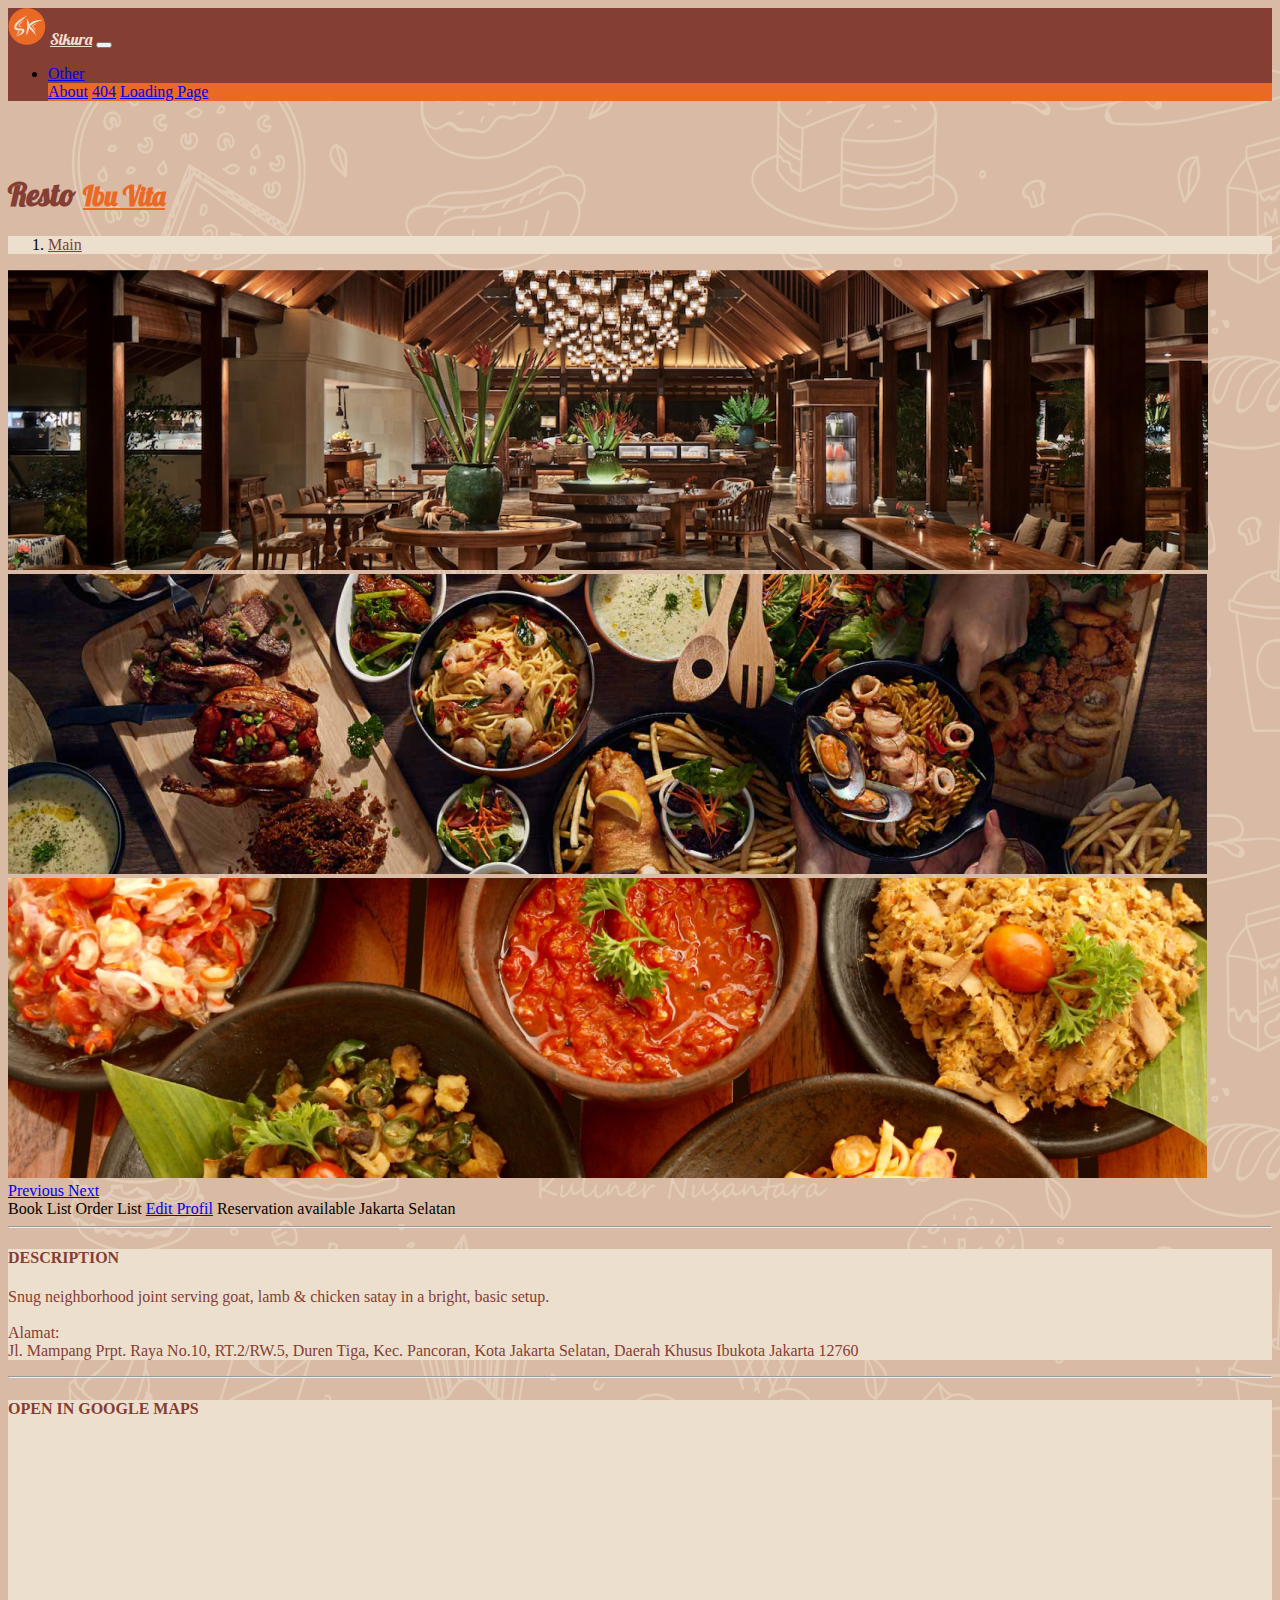
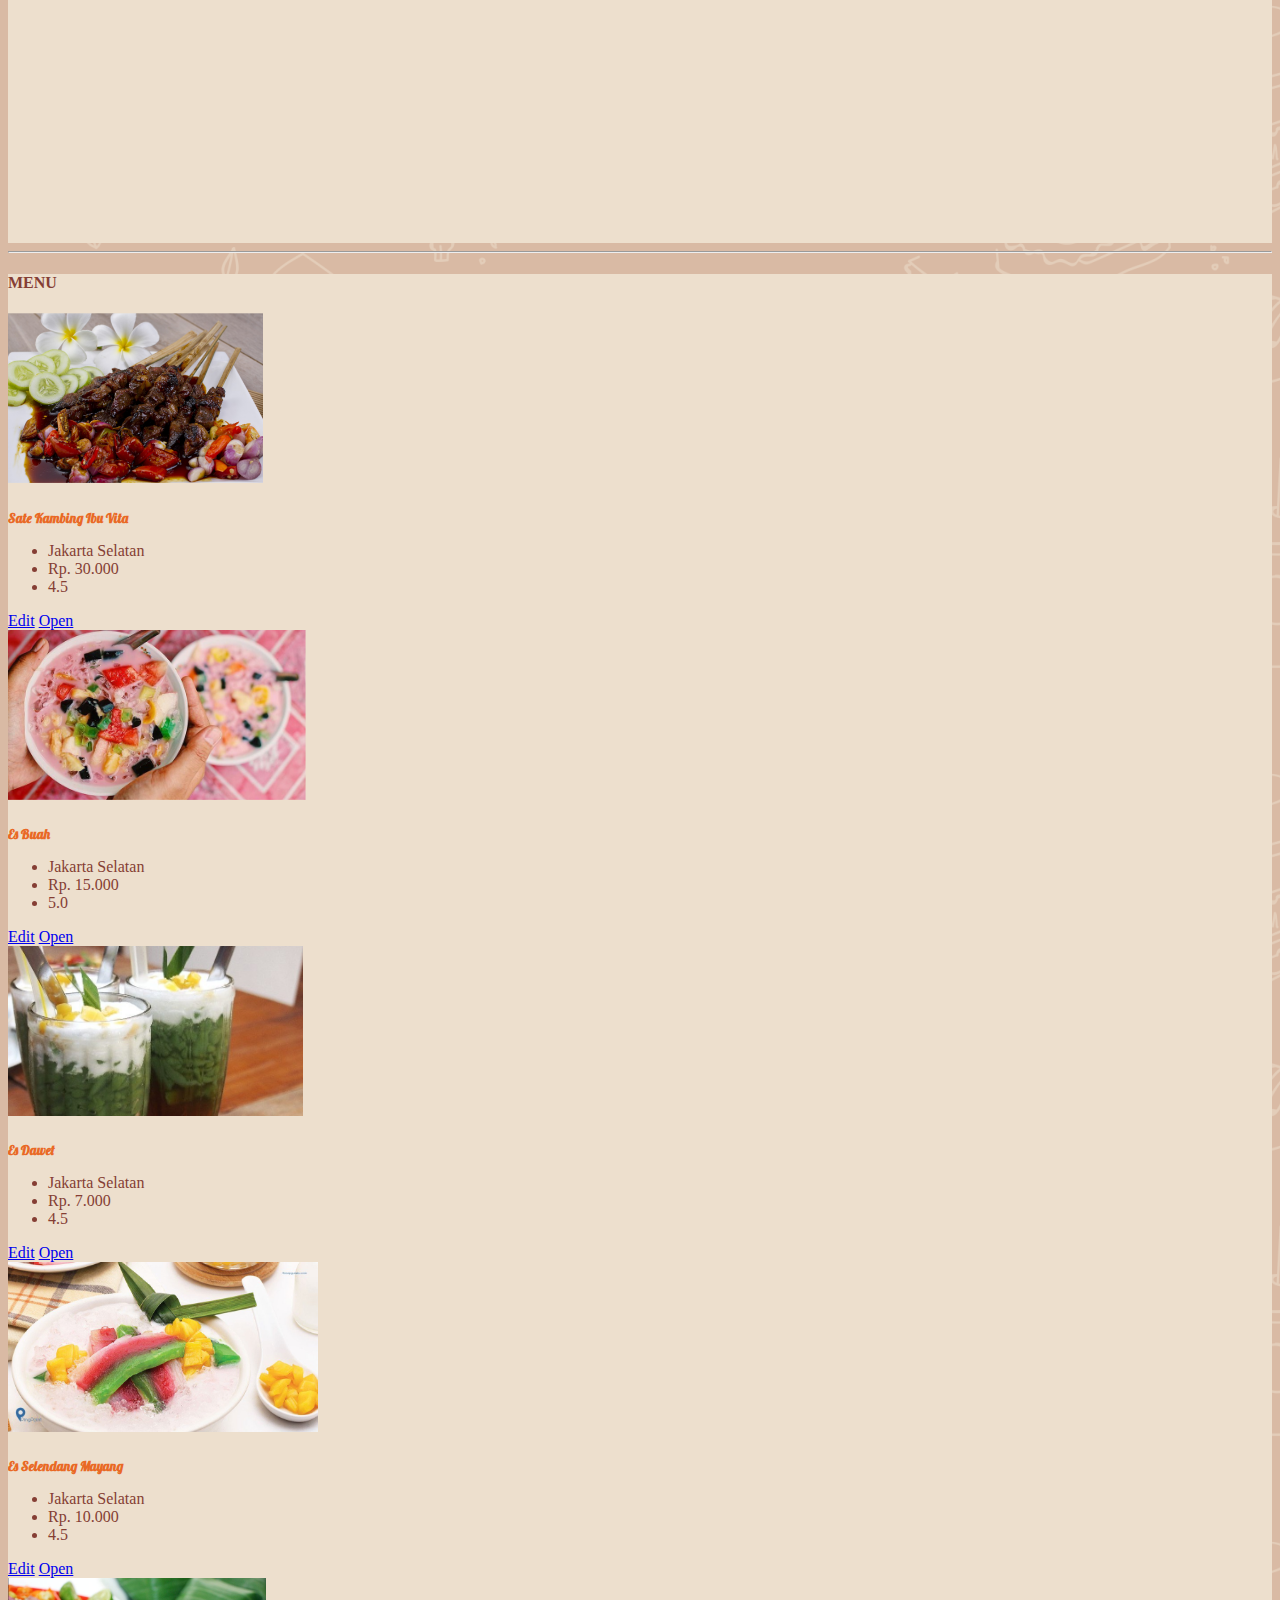
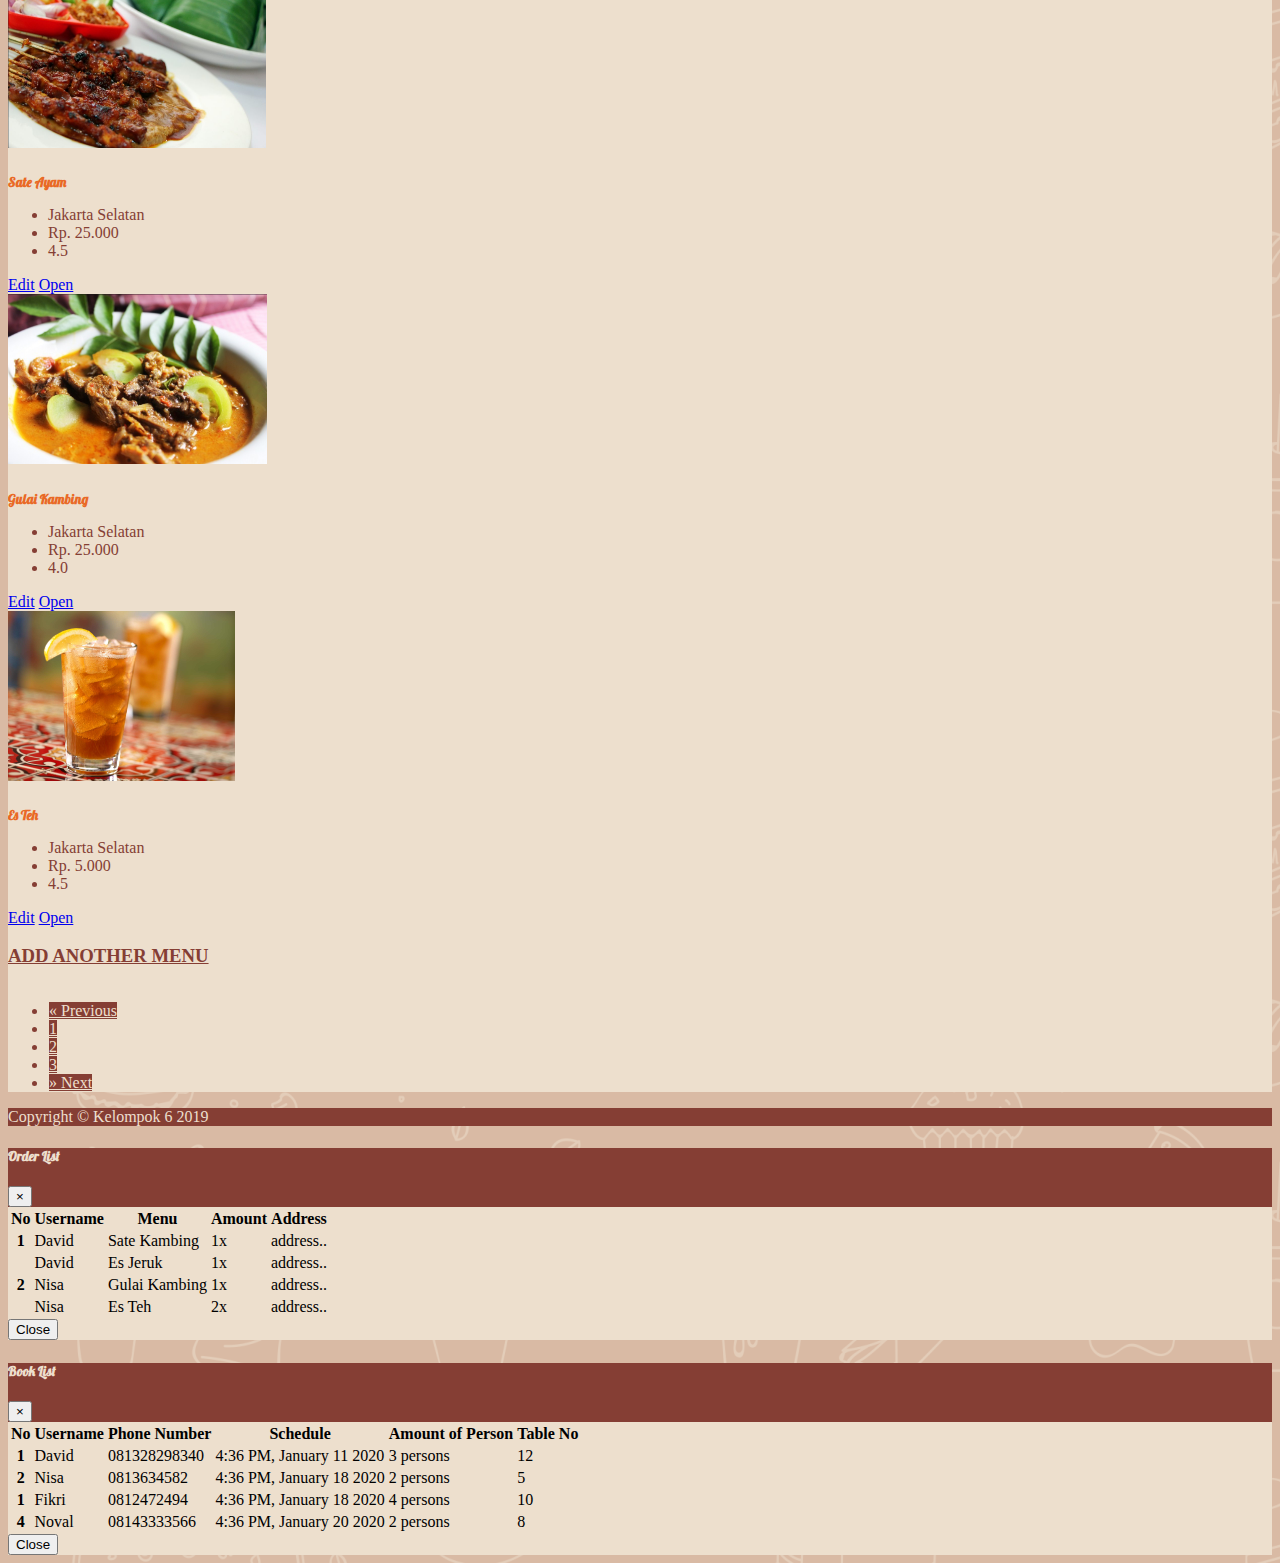
<file: menuRestaurant.html>
<!doctype html>
<html lang="en">
  <head>
    <!-- Required meta tags -->
    <meta charset="utf-8">
    <meta name="viewport" content="width=device-width, initial-scale=1, shrink-to-fit=no">

    <!-- Bootstrap CSS -->
    <link rel="stylesheet" href="https://stackpath.bootstrapcdn.com/bootstrap/4.4.0/css/bootstrap.min.css" integrity="sha384-SI27wrMjH3ZZ89r4o+fGIJtnzkAnFs3E4qz9DIYioCQ5l9Rd/7UAa8DHcaL8jkWt" crossorigin="anonymous">
    <link rel="stylesheet" href="style.css">
    
    <link rel="stylesheet" href="https://use.fontawesome.com/releases/v5.7.0/css/all.css" integrity="sha384-lZN37f5QGtY3VHgisS14W3ExzMWZxybE1SJSEsQp9S+oqd12jhcu+A56Ebc1zFSJ" crossorigin="anonymous">
    <link href="https://fonts.googleapis.com/css?family=Lobster&display=swap" rel="stylesheet">
    <link rel="stylesheet" href="animate.css">
    <title>Deskripsi</title>
  </head>
    <!---------------------------------------- START OF NAVBAR ---------------------------------------->     
    <section>    
        <nav class="navbar fixed-top navbar-expand-lg navbar-dark  shadow" style="background:#853e34;"> 
            <div class="container-fluid container">   
                    <img src="img/item/logo 38x37.png" alt=""/>
                    <a class="navbar-brand ml-2" style="color:#eddfcd; font-family: 'Lobster';" href="index.html">Sikura</a>
            <button class="navbar-toggler navbar-toggler-right" type="button" data-toggle="collapse" data-target="#navbarNavDropdown" aria-controls="navbarNavDropdown" aria-expanded="false" aria-label="Toggle navigation">
            <span class="navbar-toggler-icon"></span>
            </button>             
            <div class="collapse navbar-collapse" id="navbarNavDropdown">
            <ul class="navbar-nav ml-auto">
                
                <li class="nav-item dropdown">
                    <a class="nav-link dropdown-toggle" href="#" id="navbarDropdownMenuLink" role="button" data-toggle="dropdown" aria-haspopup="true" aria-expanded="false">
                        Other
                    </a>
                    <div class="dropdown-menu shadow" style="background-color: #e96925;" aria-labelledby="navbarDropdownMenuLink">
                        <a class="dropdown-item text-white" href="about.html">About</a>
                        <a class="dropdown-item text-white" href="404.html">404</a>
                        <a class="dropdown-item text-white" href="loadingPage.html">Loading Page</a>
                    </div>
                </li>
            </ul>
            </div>
            
            </div>          
        </nav>
    </section>
    <br>
    <br>
    <!---------------------------------------- MENU ---------------------------------------->
    <body style="background-image: url(img/item/background.png);">
    <!-- Page Content -->
    <div class="container">

    <!-- Page Heading/Breadcrumbs -->
    <h1 class="mt-4 mb-3 font-weight-bolder fadeInDown animated" style="font-family: 'lobster'; color: #853e34;">Resto
        <small>
          <a href="#" class="fadeInDown animated" style="color: #e96925;">Ibu Vita</a>
        </small>
      </h1>
    <ol class="breadcrumb">
      <li class="breadcrumb-item">
            <a href="menuRestaurant.html" style="color: #853e34;">Main</a>
          </li>
    </ol>

    <!-- Image Header -->
    <div id="carouselExampleControls" class="carousel slide" data-ride="carousel">
        <div class="carousel-inner  mb-4">
          <div class="carousel-item active">
            <img src="img/restaurant/restaurant 1200x300.png" class="d-block w-100" alt="...">
          </div>
          <div class="carousel-item">
            <img src="img/restaurant/restaurant2 1200x300.png" class="d-block w-100" alt="...">
          </div>
          <div class="carousel-item">
            <img src="img/restaurant/restaurant3 1200x300.png" class="d-block w-100" alt="...">
          </div>
        </div>
        <a class="carousel-control-prev" href="#carouselExampleControls" role="button" data-slide="prev">
          <span class="carousel-control-prev-icon" aria-hidden="true"></span>
          <span class="sr-only">Previous</span>
        </a>
        <a class="carousel-control-next" href="#carouselExampleControls" role="button" data-slide="next">
          <span class="carousel-control-next-icon" aria-hidden="true"></span>
          <span class="sr-only">Next</span>
        </a>
      </div>
    
      <div class="mt-3 mx-auto fadeInUp animated">
          <a class="btn btn-success mx-auto btn-sm text-white" data-toggle="modal" data-target="#modalBookList" role="button">Book List</a>
          <a class="btn btn-danger mx-auto btn-sm text-white" data-toggle="modal" data-target="#modalOrderList" role="button">Order List</a>
          <a class="btn btn-secondary mx-auto btn-sm text-white" href="editMenuRestaurant.html" role="button">Edit Profil</a>
          <span class="badge badge-success">Reservation available</span>
          <span class="badge badge-warning">Jakarta Selatan</span>
        </div>
            <hr>
        <div style="background-color: #eddfcd; color: #853e34;" class="py-3 px-3 rounded fadeInUp animated">            
            <h4 class="font-weight-bolder">DESCRIPTION</h4>                
            <p class="rounded " style="background-color: #eddfcd;">Snug neighborhood joint serving goat, lamb & chicken satay in a bright, basic setup. <br><br>
                Alamat: <br> Jl. Mampang Prpt. Raya No.10, RT.2/RW.5, Duren Tiga, Kec. Pancoran, Kota Jakarta Selatan, Daerah Khusus Ibukota Jakarta 12760 </p>
        </div>
            <hr>
        
        <div class="mb-4 py-3 px-3 rounded fadeInUp animated" style="background-color: #eddfcd; color: #853e34;">
            <h4 class="font-weight-bolder mb-3">OPEN IN GOOGLE MAPS</h4>  
             <!-- Embedded Google Map -->
                <iframe width="100%" height="400px" frameborder="0" scrolling="no" marginheight="0" marginwidth="0" src="http://maps.google.com/maps?hl=en&amp;ie=UTF8&amp;ll=37.0625,-95.677068&amp;spn=56.506174,79.013672&amp;t=m&amp;z=4&amp;output=embed"></iframe>
        </div>
            <hr>

    <!-- MENU -->
    <div style="background-color: #eddfcd; color: #853e34;" class="py-3 px-3 rounded fadeInUp animated">
            <h4 class="font-weight-bolder">MENU</h4>
    <div class="row container mx-auto mt-4">

            <div class="col-lg-3 col-sm-4 col-md-6 portfolio-item mb-4  fadeInUp animated inner">
                    <div class="card h-100">
                        <a href="#"><img class="card-img-top" style="height: 170px;" src="img/food/jakarta/sate kambing 900x600.png" alt=""></a>
                        <div class="card-body">
                            <h5 class="card-title" style="color: #e96925;" >Sate Kambing Ibu Vita</h5>
                        </div>
                        
                        <ul class="list-group list-group-flush">
                            <li class="list-group-item " style="color: #853e34;"> <i class="fas fa-map-marker-alt text-success mr-3"></i>Jakarta Selatan</li>
                            <li class="list-group-item text-danger rounded">
                                    <i class="fas fa-tags mr-2 text-danger"></i>Rp. 30.000</li>
                            <li class="list-group-item text-warning">4.5
                               
                                        <i class="fas fa-star"></i>
                                        <i class="fas fa-star"></i>
                                        <i class="fas fa-star"></i>
                                        <i class="fas fa-star"></i>
                                        <i class="fas fa-star-half-alt"></i>
                                
                            </li>
                             
                        </ul>
                        <div class="card-body">
                                <a class="btn btn-success" href="#" role="button" data-toggle="tooltip" data-placement="top" title="Book the seat  in restaurant">Edit</a>
                                <a class="btn btn-danger" href="deskripsi.html" role="button" data-toggle="tooltip" data-placement="top" title="See the full description">Open</a>
                        </div>
                    </div>
            </div>
    
            <div class="col-lg-3 col-sm-4 col-md-6 portfolio-item mb-4  fadeInUp animated inner">
                            <div class="card h-100">
                                <a href="#"><img class="card-img-top" style="height: 170px;" src="img/food/semarang/es buah 700x400.png" alt=""></a>
                                <div class="card-body">
                                    <h5 class="card-title" style="color: #e96925;">Es Buah</h5>
                                </div>
                                
                                <ul class="list-group list-group-flush">
                                    <li class="list-group-item" style="color: #853e34;"> <i class="fas fa-map-marker-alt text-success mr-3" ></i>Jakarta Selatan</li>
                                    <li class="list-group-item text-danger rounded">
                                            <i class="fas fa-tags mr-2 text-danger"></i>Rp. 15.000</li>
                                    <li class="list-group-item text-warning">5.0
                                       
                                                <i class="fas fa-star"></i>
                                                <i class="fas fa-star"></i>
                                                <i class="fas fa-star"></i>
                                                <i class="fas fa-star"></i>
                                                <i class="fas fa-star"></i>
                                        
                                    </li>
                                     
                                </ul>
                                <div class="card-body">
                                        <a class="btn btn-success" href="#" role="button" data-toggle="tooltip" data-placement="top" title="Book the seat  in restaurant">Edit</a>
                                        <a class="btn btn-danger" href="#" role="button" data-toggle="tooltip" data-placement="top" title="See the full description">Open</a>
                                </div>
                            </div>
            </div>

            <div class="col-lg-3 col-sm-4 col-md-6 portfolio-item mb-4  fadeInUp animated inner">
                      <div class="card h-100">
                          <a href="#"><img class="card-img-top" style="height: 170px;" src="img/food/semarang/es dawet.jpg" alt=""></a>
                          <div class="card-body">
                              <h5 class="card-title" style="color: #e96925;" >Es Dawet</h5>
                          </div>
                          
                          <ul class="list-group list-group-flush">
                              <li class="list-group-item " style="color: #853e34;"> <i class="fas fa-map-marker-alt text-success mr-3"></i>Jakarta Selatan</li>
                              <li class="list-group-item text-danger rounded">
                                      <i class="fas fa-tags mr-2 text-danger"></i>Rp. 7.000</li>
                              <li class="list-group-item text-warning">4.5
                                 
                                          <i class="fas fa-star"></i>
                                          <i class="fas fa-star"></i>
                                          <i class="fas fa-star"></i>
                                          <i class="fas fa-star"></i>
                                          <i class="fas fa-star-half-alt"></i>
                                  
                              </li>
                               
                          </ul>
                          <div class="card-body">
                                  <a class="btn btn-success" href="#" role="button" data-toggle="tooltip" data-placement="top" title="Book the seat  in restaurant">Edit</a>
                                  <a class="btn btn-danger" href="#" role="button" data-toggle="tooltip" data-placement="top" title="See the full description">Open</a>
                          </div>
                      </div>
            </div>
      
            <div class="col-lg-3 col-sm-4 col-md-6 portfolio-item mb-4  fadeInUp animated inner">
                              <div class="card h-100">
                                  <a href="#"><img class="card-img-top" style="height: 170px;" src="img/food/jakarta/es selendang mayang.jpg" alt=""></a>
                                  <div class="card-body">
                                      <h5 class="card-title" style="color: #e96925;">Es Selendang Mayang</h5>
                                  </div>
                                  
                                  <ul class="list-group list-group-flush">
                                      <li class="list-group-item" style="color: #853e34;"> <i class="fas fa-map-marker-alt text-success mr-3" ></i>Jakarta Selatan</li>
                                      <li class="list-group-item text-danger rounded">
                                              <i class="fas fa-tags mr-2 text-danger"></i>Rp. 10.000</li>
                                      <li class="list-group-item text-warning">4.5
                                         
                                                  <i class="fas fa-star"></i>
                                                  <i class="fas fa-star"></i>
                                                  <i class="fas fa-star"></i>
                                                  <i class="fas fa-star"></i>
                                                  <i class="fas fa-star-half-alt"></i>
                                          
                                      </li>
                                       
                                  </ul>
                                  <div class="card-body">
                                          <a class="btn btn-success" href="#" role="button" data-toggle="tooltip" data-placement="top" title="Book the seat  in restaurant">Edit</a>
                                          <a class="btn btn-danger" href="#" role="button" data-toggle="tooltip" data-placement="top" title="See the full description">Open</a>
                                  </div>
                              </div>
            </div>
    
            <div class="col-lg-3 col-sm-4 col-md-6 portfolio-item mb-4 fadeInUp animated inner">
              <div class="card h-100">
                  <a href="#"><img class="card-img-top" style="height: 170px;" src="img/food/jakarta/sate ayam.jpg" alt=""></a>
                  <div class="card-body">
                      <h5 class="card-title" style="color: #e96925;">Sate Ayam</h5>
                      </div>
                  
                  <ul class="list-group list-group-flush">
                      <li class="list-group-item" style="color: #853e34;"> <i class="fas fa-map-marker-alt text-success mr-3"></i>Jakarta Selatan</li>
                      <li class="list-group-item text-danger rounded">
                              <i class="fas fa-tags mr-2 text-danger"></i>Rp. 25.000</li>
                      <li class="list-group-item text-warning">4.5
                         
                                  <i class="fas fa-star"></i>
                                  <i class="fas fa-star"></i>
                                  <i class="fas fa-star"></i>
                                  <i class="fas fa-star"></i>
                                  <i class="fas fa-star-half-alt"></i>
                          
                      </li>
                       
                  </ul>
                  <div class="card-body">
                      <a class="btn btn-success" href="#" role="button" data-toggle="tooltip" data-placement="top" title="Book the seat  in restaurant">Edit</a>
                      <a class="btn btn-danger" href="#" role="button" data-toggle="tooltip" data-placement="top" title="See the full description">Open</a>
                      
      
                  </div>
              </div>
              </div>
      
            <div class="col-lg-3 col-sm-4 col-md-6 portfolio-item mb-4  fadeInUp animated inner">
                      <div class="card h-100">
                          <a href="#"><img class="card-img-top" style="height: 170px;" src="img/food/jakarta/gulai kambingjpg.jpg" alt=""></a>
                          <div class="card-body">
                              <h5 class="card-title" style="color: #e96925;">Gulai Kambing</h5>                               
                              </div>
                          
                          <ul class="list-group list-group-flush">
                              <li class="list-group-item" style="color: #853e34;"> <i class="fas fa-map-marker-alt text-success mr-3"></i>Jakarta Selatan</li>
                              <li class="list-group-item text-danger rounded">
                                      <i class="fas fa-tags mr-2 text-danger"></i>Rp. 25.000</li>
                              <li class="list-group-item text-warning">4.0
                                 
                                          <i class="fas fa-star"></i>
                                          <i class="fas fa-star"></i>
                                          <i class="fas fa-star"></i>
                                          <i class="fas fa-star"></i>
                                  
                              </li>
                               
                          </ul>
                          <div class="card-body">
                                  <a class="btn btn-success" href="#" role="button" data-toggle="tooltip" data-placement="top" title="Book the seat  in restaurant">Edit</a>
                                  <a class="btn btn-danger" href="#" role="button" data-toggle="tooltip" data-placement="top" title="See the full description">Open</a>
                          </div>
                      </div>
            </div> 
            
            <div class="col-lg-3 col-sm-4 col-md-6 portfolio-item mb-4  fadeInUp animated inner">
                    <div class="card h-100">
                        <a href="#"><img class="card-img-top" style="height: 170px;" src="img/food/jakarta/es teh.jpg" alt=""></a>
                        <div class="card-body">
                            <h5 class="card-title" style="color: #e96925;">Es Teh</h5>
                        </div>
                        
                        <ul class="list-group list-group-flush">
                            <li class="list-group-item" style="color: #853e34;"> <i class="fas fa-map-marker-alt text-success mr-3" ></i>Jakarta Selatan</li>
                            <li class="list-group-item text-danger rounded">
                                    <i class="fas fa-tags mr-2 text-danger"></i>Rp. 5.000</li>
                            <li class="list-group-item text-warning">4.5
                               
                                        <i class="fas fa-star"></i>
                                        <i class="fas fa-star"></i>
                                        <i class="fas fa-star"></i>
                                        <i class="fas fa-star"></i>
                                        <i class="fas fa-star-half-alt"></i>
                                
                            </li>
                             
                        </ul>
                        <div class="card-body">
                                <a class="btn btn-success" href="#" role="button" data-toggle="tooltip" data-placement="top" title="Book the seat  in restaurant">Edit</a>
                                <a class="btn btn-danger" href="#" role="button" data-toggle="tooltip" data-placement="top" title="See the full description">Open</a>
                        </div>
                    </div>
            </div>
    
            <div class="col-lg-3 col-sm-4 col-md-6 portfolio-item mb-4  fadeInUp animated inner">
                      <a class="card card-body h-80 rounded" href="deskripsiKosong.html" style="background-color:white; color: #853e34;">
                            <i class="fas fa-folder-plus fa-10x text-center"></i>
                            <h3 class="font-weight-bolder">ADD ANOTHER MENU</h3>
                      </a>
            </div>
      

    
          <!-- Pagination -->
          <ul class="pagination justify-content-center container">
            <li class="page-item">
              <a class="page-link" href="menu.html" aria-label="Previous">
                <span aria-hidden="true">&laquo;</span>
                <span class="sr-only">Previous</span>
              </a>
            </li>
            <li class="page-item">
              <a class="page-link" href="menu.html">1</a>
            </li>
            <li class="page-item">
              <a class="page-link" href="menu.html">2</a>
            </li>
            <li class="page-item">
              <a class="page-link" href="menu.html">3</a>
            </li>
            <li class="page-item">
              <a class="page-link" href="menu.html" aria-label="Next">
                <span aria-hidden="true">&raquo;</span>
                <span class="sr-only">Next</span>
              </a>
            </li>
          </ul>
        
        </div>
    </div>
    
    
    <!-- /.row -->

  </div>
  <!-- /.container -->
    <!---------------------------------------- FOOTER ---------------------------------------->   
      <footer class="py-3 fadeInUp animated" style="background: #853e34;">
          <div class="container">
            <p class="m-0 text-center" style="color: #eddfcd;">Copyright &copy; Kelompok 6 2019</p>
          </div>
  </footer>

  <!-- Modal Order List -->
  <div class="modal fade" id="modalOrderList" tabindex="-1" role="dialog" aria-labelledby="exampleModalCenterTitle" aria-hidden="true">
          <div class="modal-dialog modal-dialog-centered" role="document">
            <div class="modal-content" style="background-color:#eddfcd;">
              <div class="modal-header" style="background-color:#853e34;">
                <h5 class="modal-title" style="font-family: 'lobster'; color:#eddfcd;"
                id="exampleModalCenterTitle">Order List</h5>
                <button type="button" class="close" data-dismiss="modal" aria-label="Close">
                  <span aria-hidden="true">&times;</span>
                </button>
              </div>
              <div class="modal-body">
                  <table class="table table-bordered">
                      <thead class="thead-success">
                          <tr>
                              <th scope="col">No</th>
                              <th scope="col">Username</th>
                              <th scope="col">Menu</th>
                              <th scope="col">Amount</th>
                              <th scope="col">Address</th>
                            </tr>
                      </thead>
                      <tbody class="tbody-dark">
                        <tr>
                          <th scope="row">1</th>
                          <td>David</td>
                          <td>Sate Kambing</td>
                          <td>1x</td>
                          <td>address..</td>
                        </tr>
                        <tr>
                            <th scope="row"></th>
                            <td>David</td>
                            <td>Es Jeruk</td>
                            <td>1x</td>
                            <td>address..</td>
                        </tr>
                        <tr>
                            <th scope="row">2</th>
                            <td>Nisa</td>
                            <td>Gulai Kambing</td>
                            <td>1x</td>
                            <td>address..</td>
                        </tr>
                        <tr>
                            <th scope="row"></th>
                            <td>Nisa</td>
                            <td>Es Teh</td>
                            <td>2x</td>
                            <td>address..</td>
                        </tr>  
                      </tbody>
                   </table>
              </div>
              <div class="modal-footer">
                <button type="button" class="btn btn-secondary" data-dismiss="modal">Close</button>
              </div>
            </div>
          </div>
  </div>

    <!-- Modal Book List -->
    <div class="modal fade" id="modalBookList" tabindex="-1" role="dialog" aria-labelledby="exampleModalCenterTitle" aria-hidden="true">
        <div class="modal-dialog modal-lg modal-dialog-centered" role="document">
          <div class="modal-content" style="background-color:#eddfcd;">
            <div class="modal-header" style="background-color:#853e34;">
              <h5 class="modal-title" style="font-family: 'lobster'; color:#eddfcd;"
              id="exampleModalCenterTitle">Book List</h5>
              <button type="button" class="close" data-dismiss="modal" aria-label="Close">
                <span aria-hidden="true">&times;</span>
              </button>
            </div>
            <div class="modal-body">
                <table class="table table-bordered">
                    <thead class="thead-success">
                        <tr>
                            <th scope="col">No</th>
                            <th scope="col">Username</th>
                            <th scope="col">Phone Number</th>
                            <th scope="col">Schedule</th>
                            <th scope="col">Amount of Person</th>
                            <th scope="col">Table No</th>
                          </tr>
                    </thead>
                    <tbody class="tbody-dark">
                      <tr>
                        <th scope="row">1</th>
                        <td>David</td>
                        <td>081328298340</td>
                        <td>4:36 PM, January 11 2020</td>
                        <td>3 persons</td>
                        <td>12</td>
                      </tr>
                      <tr>
                          <th scope="row">2</th>
                          <td>Nisa</td>
                          <td>0813634582</td>
                          <td>4:36 PM, January 18 2020</td>
                          <td>2 persons</td>
                          <td>5</td>
                      </tr>
                      <tr>
                          <th scope="row">1</th>
                          <td>Fikri</td>
                          <td>0812472494</td>
                          <td>4:36 PM, January 18 2020</td>
                          <td>4 persons</td>
                          <td>10</td>
                      </tr>
                      <tr>
                          <th scope="row">4</th>
                          <td>Noval</td>
                          <td>08143333566</td>
                          <td>4:36 PM, January 20 2020</td>
                          <td>2 persons</td>
                          <td>8</td>
                      </tr>
                    </tbody>
                 </table>
            </div>
            <div class="modal-footer">
              <button type="button" class="btn btn-secondary" data-dismiss="modal">Close</button>
            </div>
          </div>
        </div>
</div>


    <!-- Optional JavaScript -->
    <!-- jQuery first, then Popper.js, then Bootstrap JS -->
    <script src="https://code.jquery.com/jquery-3.4.1.slim.min.js" integrity="sha384-J6qa4849blE2+poT4WnyKhv5vZF5SrPo0iEjwBvKU7imGFAV0wwj1yYfoRSJoZ+n" crossorigin="anonymous"></script>
    <script src="https://cdn.jsdelivr.net/npm/popper.js@1.16.0/dist/umd/popper.min.js" integrity="sha384-Q6E9RHvbIyZFJoft+2mJbHaEWldlvI9IOYy5n3zV9zzTtmI3UksdQRVvoxMfooAo" crossorigin="anonymous"></script>
    <script src="https://stackpath.bootstrapcdn.com/bootstrap/4.4.0/js/bootstrap.min.js" integrity="sha384-3qaqj0lc6sV/qpzrc1N5DC6i1VRn/HyX4qdPaiEFbn54VjQBEU341pvjz7Dv3n6P" crossorigin="anonymous"></script>
  </body>
</html>
</file>
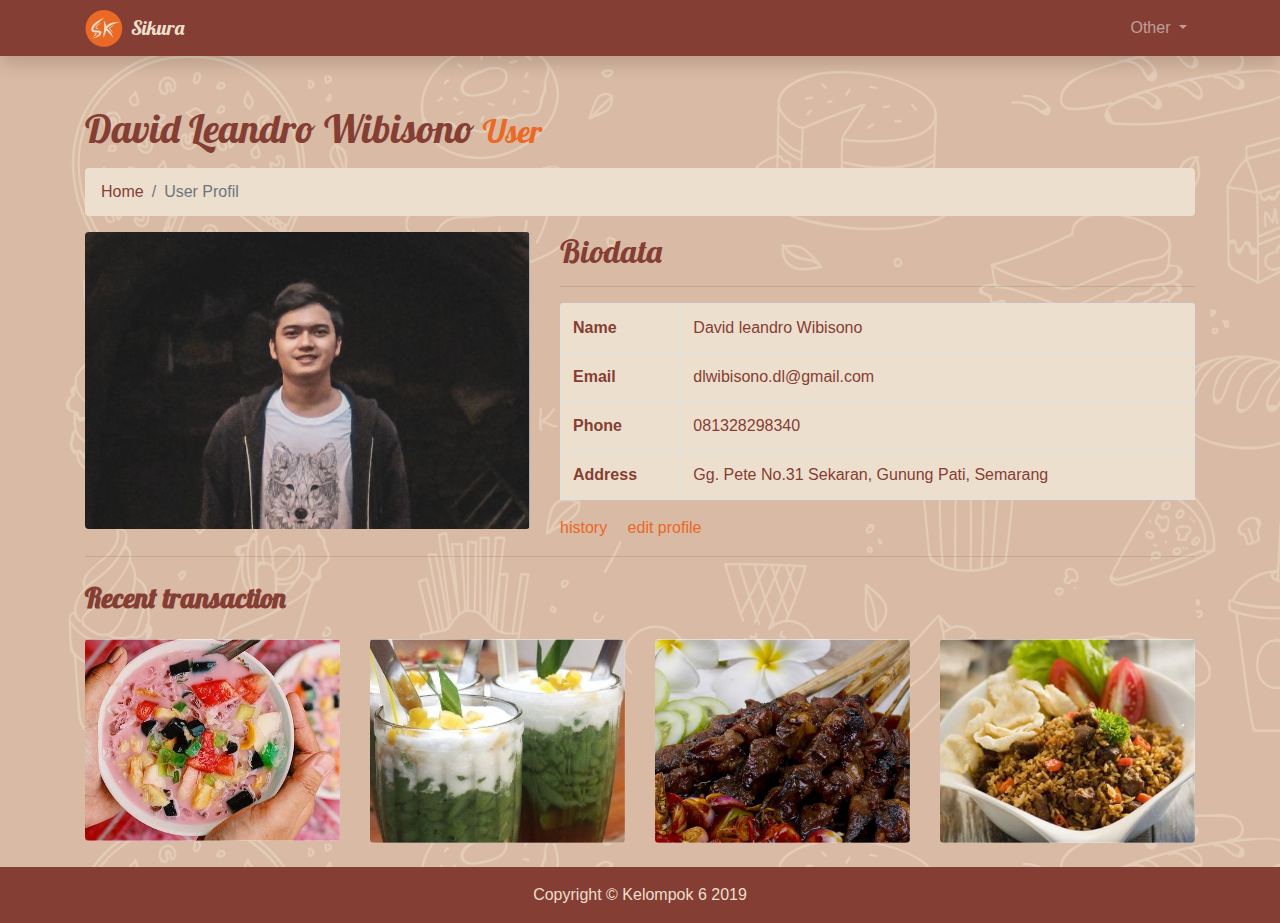
<file: profilUser.html>
<!doctype html>
<html lang="en">
  <head>
    <!-- Required meta tags -->
    <meta charset="utf-8">
    <meta name="viewport" content="width=device-width, initial-scale=1, shrink-to-fit=no">
    <!-- Bootstrap CSS -->
    <link rel="stylesheet" href="https://stackpath.bootstrapcdn.com/bootstrap/4.4.1/css/bootstrap.min.css" integrity="sha384-Vkoo8x4CGsO3+Hhxv8T/Q5PaXtkKtu6ug5TOeNV6gBiFeWPGFN9MuhOf23Q9Ifjh" crossorigin="anonymous">
    <link rel="stylesheet" href="style.css">
    <link rel="stylesheet" href="https://use.fontawesome.com/releases/v5.7.0/css/all.css" integrity="sha384-lZN37f5QGtY3VHgisS14W3ExzMWZxybE1SJSEsQp9S+oqd12jhcu+A56Ebc1zFSJ" crossorigin="anonymous">
    <link href="https://fonts.googleapis.com/css?family=Lobster&display=swap" rel="stylesheet">
    <link rel="stylesheet" href="animate.css">
    <!-- Title -->
    <title>User Profil</title>
  </head>

  <body style="background-image: url(img/item/background.png);">
   <!-- Navbar --> 
    <section>    
    <nav class="navbar navbar-expand-lg navbar-dark shadow" style="background:#853e34;"> 
        <div class="container-fluid container">   
                <img src="img/item/logo 38x37.png" alt=""/>
                <a class="navbar-brand ml-2" style="color:#eddfcd; font-family: 'Lobster';" href="indexUser.html">Sikura</a>
        <button class="navbar-toggler navbar-toggler-right" type="button" data-toggle="collapse" data-target="#navbarNavDropdown" aria-controls="navbarNavDropdown" aria-expanded="false" aria-label="Toggle navigation">
        <span class="navbar-toggler-icon"></span>
        </button>             
        <div class="collapse navbar-collapse" id="navbarNavDropdown">
        <ul class="navbar-nav ml-auto">
            
            <li class="nav-item dropdown">
                <a class="nav-link dropdown-toggle" href="#" id="navbarDropdownMenuLink" role="button" data-toggle="dropdown" aria-haspopup="true" aria-expanded="false">
                    Other
                </a>
                <div class="dropdown-menu shadow" style="background-color: #e96925;" aria-labelledby="navbarDropdownMenuLink">
                    <a class="dropdown-item text-white" href="about.html">About</a>
                    <a class="dropdown-item text-white" href="404.html">404</a>
                    <a class="dropdown-item text-white" href="#">Loading Page</a>
                </div>
            </li>
        </ul>
        </div>
        
        </div>          
    </nav>
    </section>
    <br>

    <!-- Body -->
    <div class="container">

        <!-- Page Heading/Breadcrumbs -->
        <h1 class="mt-4 mb-3 fadeInDown animated" style="font-family: 'lobster'; color: #853e34;">David Leandro Wibisono
        <small style="color:#e96925;">User</small>
        </h1>

        <ol class="breadcrumb fadeInDown animated">
        <li class="breadcrumb-item">
            <a href="indexUser.html " style="color:#853e34;">Home</a>
        </li>
        <li class="breadcrumb-item active">User Profil</li>
        </ol>

        <!-- Portfolio Item Row -->
        <div class="row">

        <div class="col-md-5 inner">
            <img class="img-fluid rounded fadeInUp animated" src="img/members of group/david 750x500.jpeg" alt="">
        </div>

        <div class="col-md-7">
            <h2 style="font-family: 'lobster'; color: #853e34;" class="fadeInUp animated">Biodata</h2>
            <hr>
            <div class="table-responsive fadeInUp animated rounded">
                    <table class="table table-bordered" style="background-color: #eddfcd; color: #853e34;">
                            <tbody class="tbody-dark">
                              <tr>
                                <th scope="row">Name</th>
                                <td>David leandro Wibisono</td>
                              </tr>
                              <tr>
                                <th scope="row">Email</th>
                                <td>dlwibisono.dl@gmail.com</td>
                              </tr>
                              <tr>
                                <th scope="row">Phone</th>
                                <td>081328298340</td>
                                </tr>
                              <tr>
                                <th scope="row">Address</th>
                                <td>Gg. Pete No.31 Sekaran, Gunung Pati, Semarang</td>
                              </tr>
                            </tbody>
                    </table>
                    <a type="button" data-toggle="modal" data-target="#modalHistory" 
                       role="button" style="color: #e96925;" class="mr-3 fadeInUp animated">history</a>
                    <a style="color: #e96925;" class="fadeInUp animated">edit profile</a>
            </div>
        </div>

        </div>
        <!-- /.row -->

        <!-- Related Projects Row -->
        <hr>
        <h3 class="my-4 font-weight-bolder fadeInUp animated" style="font-family: 'lobster'; color: #853e34;">Recent transaction</h3>

        <div class="row fadeInUp animated">

        <div class="col-md-3 col-sm-6 mb-4 inner">
            <a href="#">
            <img class="img-fluid rounded " src="img/food/semarang/es campur 500x400.jpg" alt="">
            </a>
        </div>

        <div class="col-md-3 col-sm-6 mb-4 inner">
            <a href="#">
            <img class="img-fluid rounded" src="img/food/semarang/es dawet 500x400.jpg" alt="">
            </a>
        </div>

        <div class="col-md-3 col-sm-6 mb-4 inner">
            <a href="#">
            <img class="img-fluid rounded" src="img/food/jakarta/sate kambing 500x400.png" alt="">
            </a>
        </div>

        <div class="col-md-3 col-sm-6 mb-4 inner">
            <a href="#">
            <img class="img-fluid rounded" src="img/food/jakarta/nasi goreng kambing 500x400.jpg" alt="">
            </a>
        </div>

        </div>
        <!-- /.row -->

    </div>

    <!-- Footer -->
    <footer class="py-3 fadeInUp animated" style="background: #853e34;">
        <div class="container">
          <p class="m-0 text-center" style="color: #eddfcd;">Copyright &copy; Kelompok 6 2019</p>
        </div>
    </footer>

    <!-- Modal History -->
    <div class="modal fade" id="modalHistory" tabindex="-1" role="dialog" aria-labelledby="exampleModalCenterTitle" aria-hidden="true">
            <div class="modal-dialog modal-dialog-centered" role="document">
              <div class="modal-content" style="background-color:#eddfcd;">
                <div class="modal-header" style="background-color:#853e34;">
                  <h5 class="modal-title" style="font-family: 'lobster'; color:#eddfcd;"
                  id="exampleModalCenterTitle">History Transaction</h5>
                  <button type="button" class="close" data-dismiss="modal" aria-label="Close">
                    <span aria-hidden="true">&times;</span>
                  </button>
                </div>
                <div class="modal-body">
                  Sate Kambing Ibu Vita
                  <hr>
                  Sate Ayam Madura Cak Amir
                  <hr>
                  Soto Kuah Pedas Bu Nana
                  <hr>
                  Sop Buah Sekaran
                </div>
                <div class="modal-footer">
                  <button type="button" class="btn btn-secondary" data-dismiss="modal">Close</button>
                  <button type="button" class="btn btn-danger">Empty</button>
                </div>
              </div>
            </div>
    </div>

    <!-- Optional JavaScript -->
    <!-- jQuery first, then Popper.js, then Bootstrap JS -->
    <script src="https://code.jquery.com/jquery-3.4.1.slim.min.js" integrity="sha384-J6qa4849blE2+poT4WnyKhv5vZF5SrPo0iEjwBvKU7imGFAV0wwj1yYfoRSJoZ+n" crossorigin="anonymous"></script>
    <script src="https://cdn.jsdelivr.net/npm/popper.js@1.16.0/dist/umd/popper.min.js" integrity="sha384-Q6E9RHvbIyZFJoft+2mJbHaEWldlvI9IOYy5n3zV9zzTtmI3UksdQRVvoxMfooAo" crossorigin="anonymous"></script>
    <script src="https://stackpath.bootstrapcdn.com/bootstrap/4.4.1/js/bootstrap.min.js" integrity="sha384-wfSDF2E50Y2D1uUdj0O3uMBJnjuUD4Ih7YwaYd1iqfktj0Uod8GCExl3Og8ifwB6" crossorigin="anonymous"></script>
  </body>
</html>
</file>
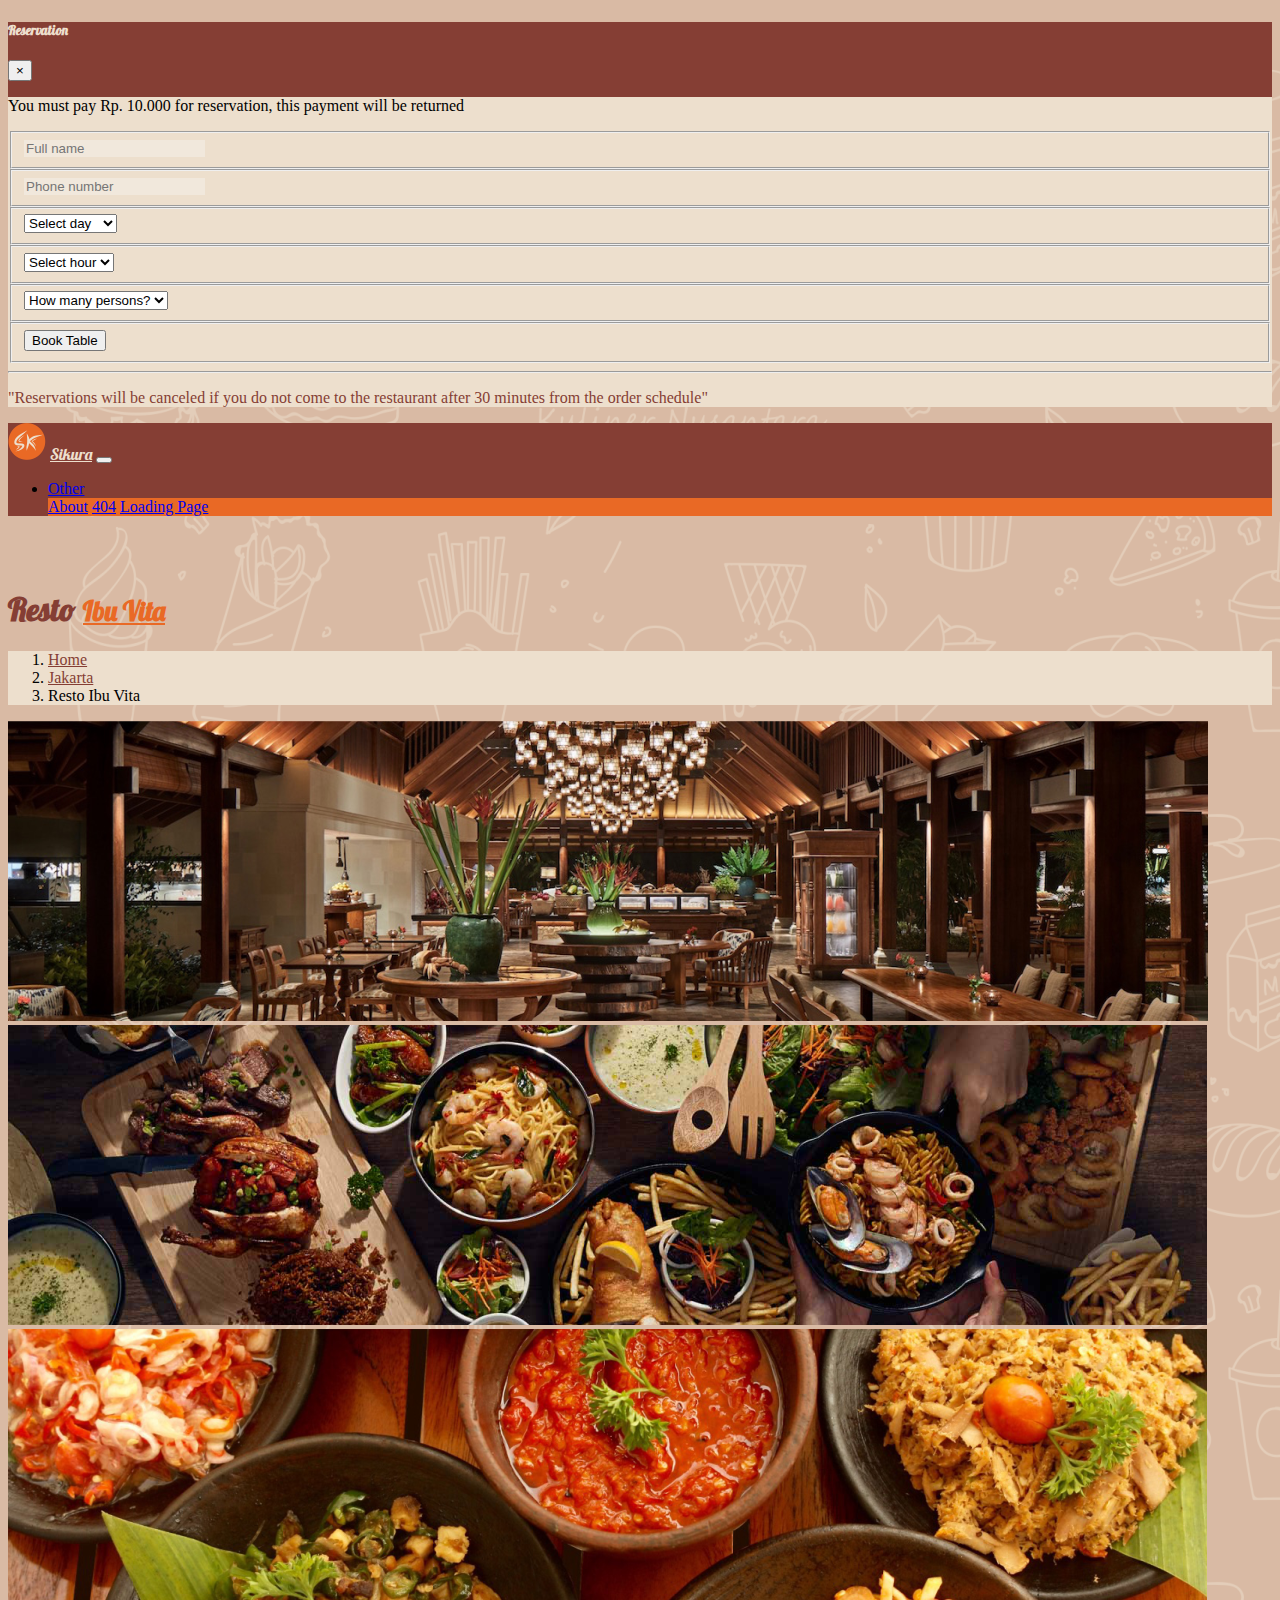
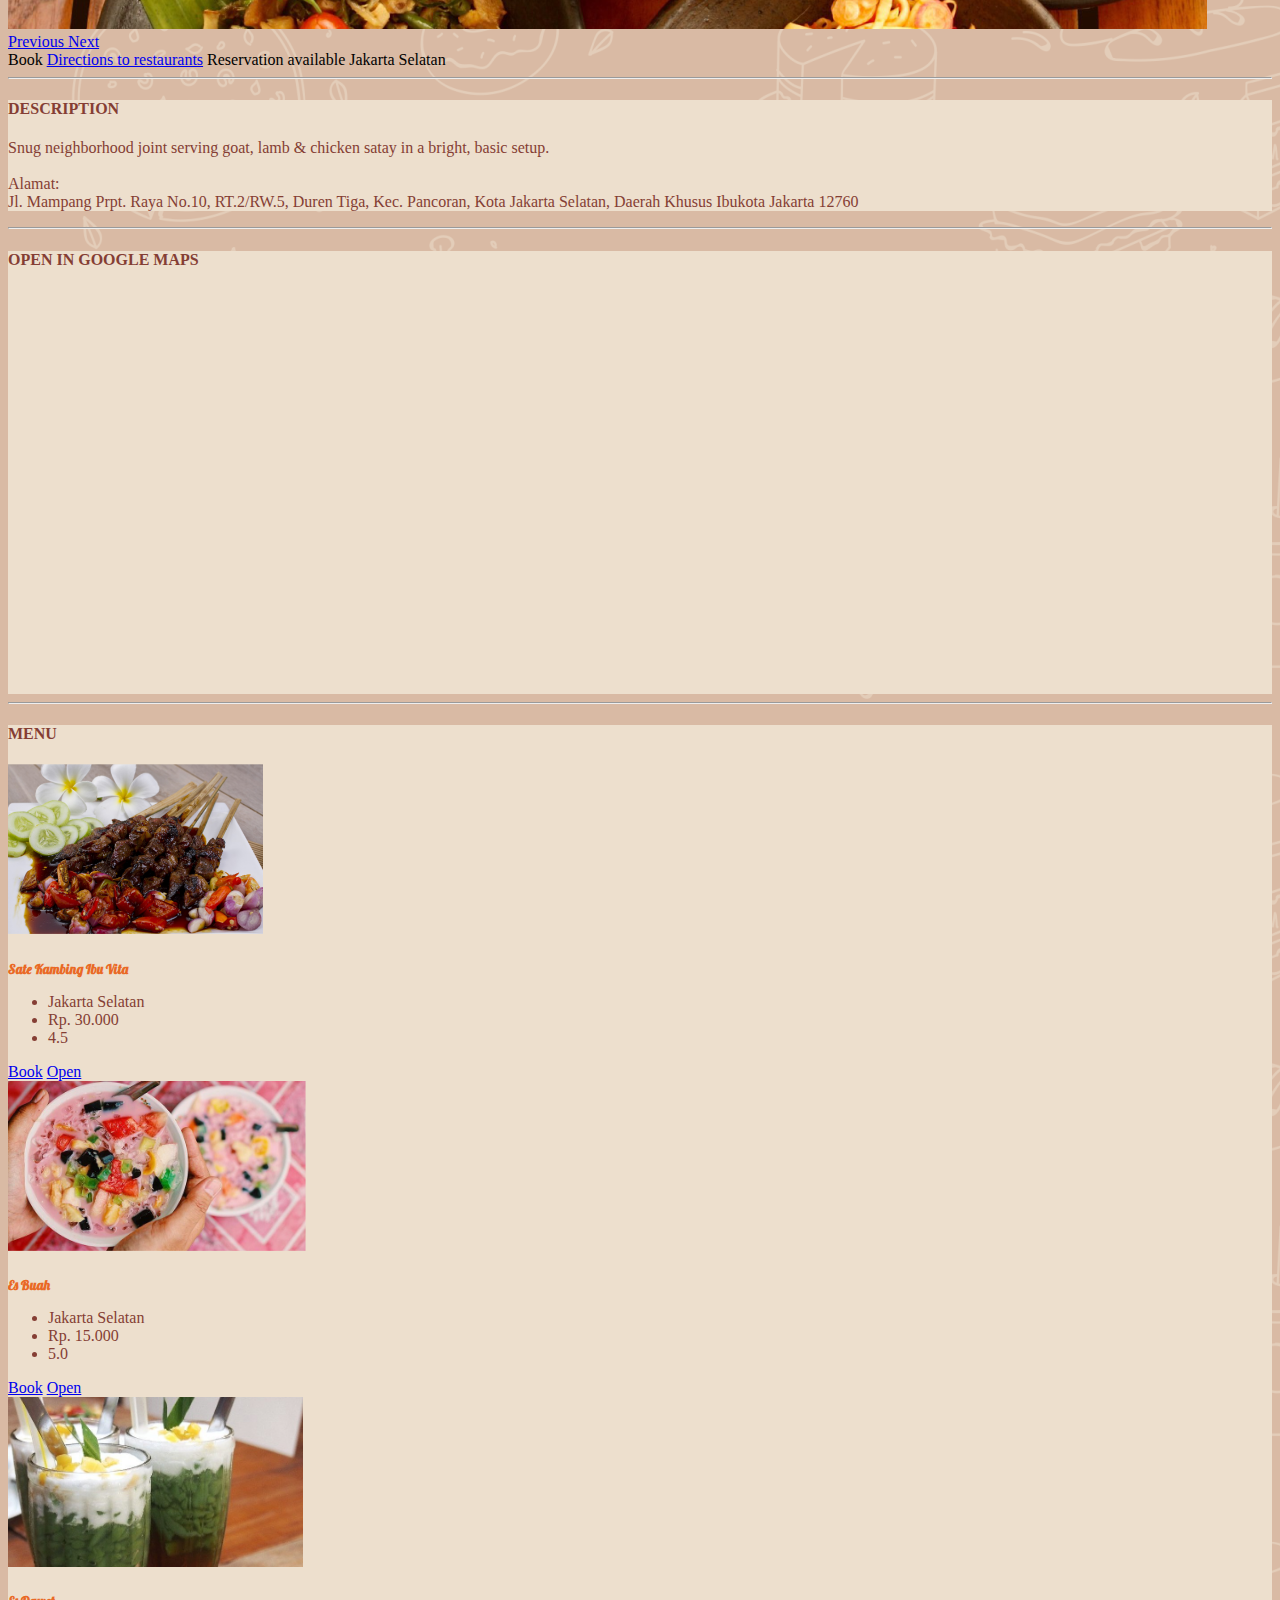
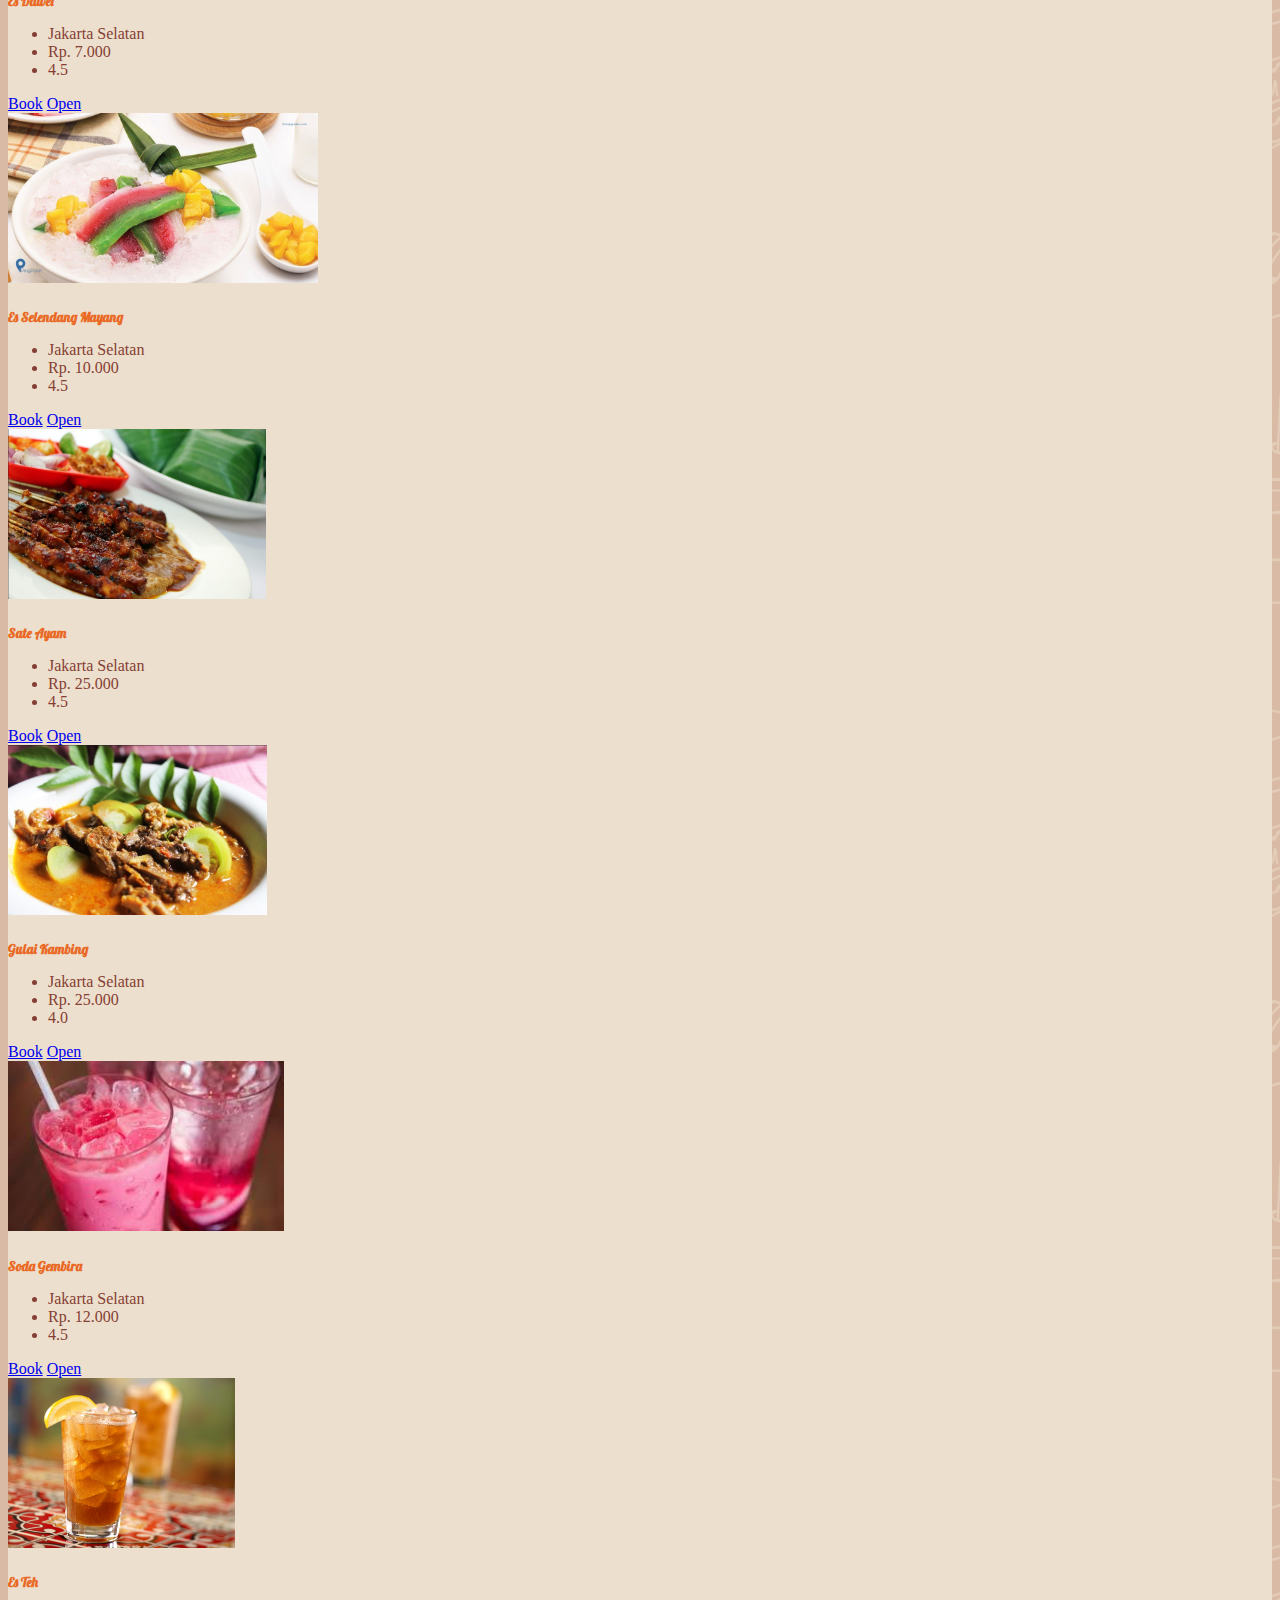
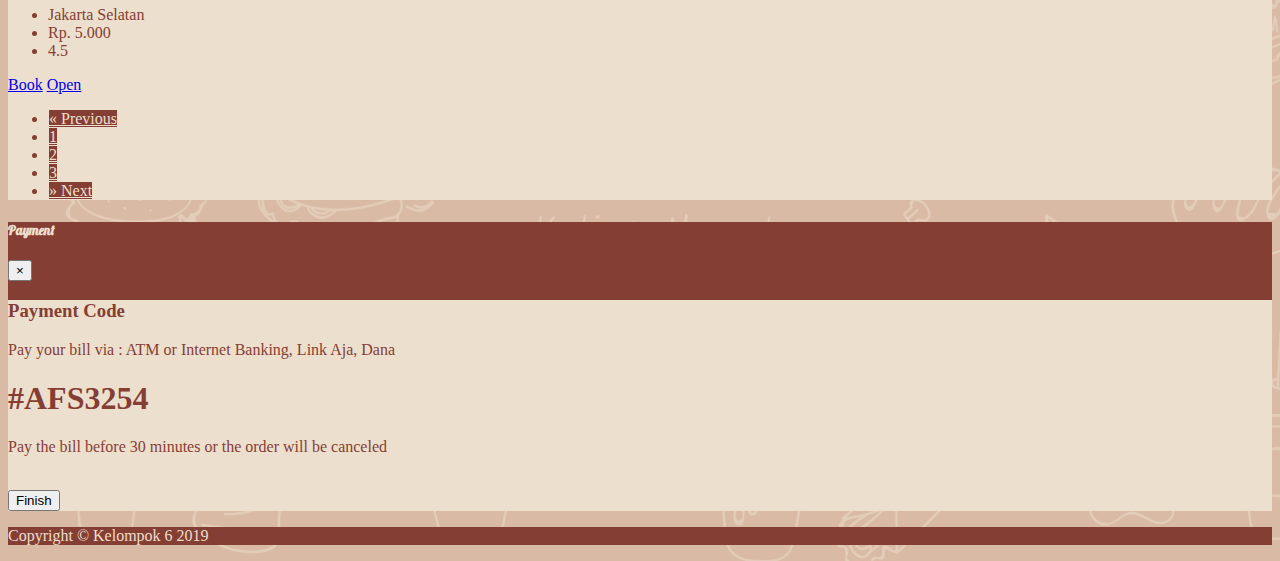
<file: restaurant.html>
<!doctype html>
<html lang="en">
  <head>
    <!-- Required meta tags -->
    <meta charset="utf-8">
    <meta name="viewport" content="width=device-width, initial-scale=1, shrink-to-fit=no">

    <!-- Bootstrap CSS -->
    <link rel="stylesheet" href="https://stackpath.bootstrapcdn.com/bootstrap/4.4.0/css/bootstrap.min.css" integrity="sha384-SI27wrMjH3ZZ89r4o+fGIJtnzkAnFs3E4qz9DIYioCQ5l9Rd/7UAa8DHcaL8jkWt" crossorigin="anonymous">
    <link rel="stylesheet" href="style.css">
    
    <link rel="stylesheet" href="https://use.fontawesome.com/releases/v5.7.0/css/all.css" integrity="sha384-lZN37f5QGtY3VHgisS14W3ExzMWZxybE1SJSEsQp9S+oqd12jhcu+A56Ebc1zFSJ" crossorigin="anonymous">
    <link href="https://fonts.googleapis.com/css?family=Lobster&display=swap" rel="stylesheet">
    <link rel="stylesheet" href="animate.css">
    <title>Deskripsi</title>
  </head>
    <!---------------------------------------- BOOK---------------------------------------->  
    <div class="modal fade" id="book" tabindex="-1" role="dialog" aria-labelledby="exampleModalCenterTitle" aria-hidden="true">
        <div class="modal-dialog modal-dialog-centered" role="document">
          <div class="modal-content" style="background-color: #853e34;">
            <div class="modal-header" style="background-color: #853e34;">
              <h5 class="modal-title" style="font-family: 'lobster'; color: #eddfcd;" 
                id="exampleModalCenterTitle">Reservation</h5>
              <button type="button" class="close" data-dismiss="modal" aria-label="Close">
                <span aria-hidden="true">&times;</span>
              </button>
            </div>
            <div class="modal-body" style="background-color: #eddfcd;">
                <form id="form-submit" action="" method="get">
                    <div class="row">
                      <p class="mx-3 text-danger font-weight-bolder">You must pay Rp. 10.000 for reservation, this payment will be returned</p>
                        <div class="col-md-6 mb-2">
                            <fieldset>
                                <input name="name" type="name" class="form-control rounded" id="name" placeholder="Full name" required>
                            </fieldset> 
                        </div>
                        <div class="col-md-6 mb-2">
                            <fieldset>
                                <input name="phone" type="phone" class="form-control rounded" id="phone" placeholder="Phone number" required>
                            </fieldset>
                        </div>
                        <div class="col-md-6 mb-2">
                            <fieldset>
                                <select required name='day' class="rounded" onchange='this.form.()'>
                                    <option value="">Select day</option>
                                    <option value="Monday">Monday</option>
                                    <option value="Tuesday">Tuesday</option>
                                    <option value="Wednesday">Wednesday</option>
                                    <option value="Thursday">Thursday</option>
                                    <option value="Friday">Friday</option>
                                    <option value="Saturday">Saturday</option>
                                    <option value="Sunday">Sunday</option>
                                </select>
                            </fieldset>
                        </div>
                        <div class="col-md-6 mb-2">
                            <fieldset>
                                <select required name='hour' class="rounded" onchange='this.form.()'>
                                    <option value="">Select hour</option>
                                    <option value="10-00">10:00</option>
                                    <option value="12-00">12:00</option>
                                    <option value="14-00">14:00</option>
                                    <option value="16-00">16:00</option>
                                    <option value="18-00">18:00</option>
                                    <option value="20-00">20:00</option>
                                    <option value="22-00">22:00</option>
                                </select>
                            </fieldset>
                        </div>
                        <div class="col-md-6 mb-2">
                            <fieldset>
                                <select required class="person rounded" name='persons' onchange='this.form.()'>
                                    <option value="">How many persons?</option>
                                    <option value="1-Person">1 Person</option>
                                    <option value="2-Persons">2 Persons</option>
                                    <option value="3-Persons">3 Persons</option>
                                    <option value="4-Persons">4 Persons</option>
                                    <option value="5-Persons">5 Persons</option>
                                    <option value="6-Persons">6 Persons</option>
                                </select>
                            </fieldset>
                        </div>
                        <div class="col-md-6">
                            <fieldset>
                                <button type="submit" id="form-submit" class="btn btn-success"
                                class="close"   data-dismiss="modal" aria-label="Close"
                                data-toggle="modal" data-target="#modalPayment" role="button"
                                >Book Table</button>
                            </fieldset>
                        </div>
                    </div>
                </form>
                <hr>
                <p class="mt-2" style="color: #853e34;">"Reservations will be canceled if you do not come to the restaurant after 30 minutes from the order schedule"</hp> 
            </div>
          </div>
        </div>
      </div>
      <div class="fixed-bottom">
          <button class="btn btn-dark" data-toggle="modal" data-target="#modalOrder" role="button" data-toggle="tooltip" data-placement="top" title="Add item to cart"><i class="fas fa-shopping-basket"></i></button>
      </div>
    <!---------------------------------------- START OF NAVBAR ---------------------------------------->     
    <section>    
        <nav class="navbar fixed-top navbar-expand-lg navbar-dark  shadow" style="background:#853e34;"> 
            <div class="container-fluid container">   
                    <img src="img/item/logo 38x37.png" alt=""/>
                    <a class="navbar-brand ml-2" style="color:#eddfcd; font-family: 'Lobster';" href="index.html">Sikura</a>
            <button class="navbar-toggler navbar-toggler-right" type="button" data-toggle="collapse" data-target="#navbarNavDropdown" aria-controls="navbarNavDropdown" aria-expanded="false" aria-label="Toggle navigation">
            <span class="navbar-toggler-icon"></span>
            </button>             
            <div class="collapse navbar-collapse" id="navbarNavDropdown">
            <ul class="navbar-nav ml-auto">
                
                <li class="nav-item dropdown">
                    <a class="nav-link dropdown-toggle" href="#" id="navbarDropdownMenuLink" role="button" data-toggle="dropdown" aria-haspopup="true" aria-expanded="false">
                        Other
                    </a>
                    <div class="dropdown-menu shadow" style="background-color: #e96925;" aria-labelledby="navbarDropdownMenuLink">
                        <a class="dropdown-item text-white" href="about.html">About</a>
                        <a class="dropdown-item text-white" href="404.html">404</a>
                        <a class="dropdown-item text-white" href="loadingPage.html">Loading Page</a>
                    </div>
                </li>
            </ul>
            </div>
            
            </div>          
        </nav>
    </section>
    <br>
    <br>
    <!---------------------------------------- MENU ---------------------------------------->
    <body style="background-image: url(img/item/background.png);">
    <!-- Page Content -->
    <div class="container">

    <!-- Page Heading/Breadcrumbs -->
    <h1 class="mt-4 mb-3 font-weight-bolder fadeInDown animated" style="font-family: 'lobster'; color: #853e34;">Resto
        <small>
          <a href="#" class="fadeInDown animated" style="color: #e96925;">Ibu Vita</a>
        </small>
      </h1>
    <ol class="breadcrumb">
      <li class="breadcrumb-item">
        <a href="index.html" style="color: #853e34;">Home</a>
      </li>
      <li class="breadcrumb-item">
            <a href="menuKota.html" style="color: #853e34;">Jakarta</a>
          </li>
      <li class="breadcrumb-item active">Resto Ibu Vita</li>
    </ol>

    <!-- Image Header -->
    <div id="carouselExampleControls" class="carousel slide" data-ride="carousel">
        <div class="carousel-inner  mb-4">
          <div class="carousel-item active">
            <img src="img/restaurant/restaurant 1200x300.png" class="d-block w-100" alt="...">
          </div>
          <div class="carousel-item">
            <img src="img/restaurant/restaurant2 1200x300.png" class="d-block w-100" alt="...">
          </div>
          <div class="carousel-item">
            <img src="img/restaurant/restaurant3 1200x300.png" class="d-block w-100" alt="...">
          </div>
        </div>
        <a class="carousel-control-prev" href="#carouselExampleControls" role="button" data-slide="prev">
          <span class="carousel-control-prev-icon" aria-hidden="true"></span>
          <span class="sr-only">Previous</span>
        </a>
        <a class="carousel-control-next" href="#carouselExampleControls" role="button" data-slide="next">
          <span class="carousel-control-next-icon" aria-hidden="true"></span>
          <span class="sr-only">Next</span>
        </a>
      </div>
    
      <div class="mt-3 mx-auto fadeInUp animated">
            <a class="btn btn-success mx-auto btn-sm text-white" data-toggle="modal" data-target="#book" role="button">Book</a>
            <a class="btn btn-warning  mx-auto  btn-sm text-dark" role="button"
            href="https://www.google.co.id/maps/place/Jakarta/@-6.229728,106.6894296,11z/data=!3m1!4b1!4m5!3m4!1s0x2e69f3e945e34b9d:0x5371bf0fdad786a2!8m2!3d-6.2087634!4d106.845599">Directions to restaurants</a>
            
            <span class="badge badge-success">Reservation available</span>
            <span class="badge badge-warning">Jakarta Selatan</span>
        </div>
            <hr>
        <div style="background-color: #eddfcd; color: #853e34;" class="py-3 px-3 rounded fadeInUp animated">            
            <h4 class="font-weight-bolder">DESCRIPTION</h4>                
            <p class="rounded " style="background-color: #eddfcd;">Snug neighborhood joint serving goat, lamb & chicken satay in a bright, basic setup. <br><br>
                Alamat: <br> Jl. Mampang Prpt. Raya No.10, RT.2/RW.5, Duren Tiga, Kec. Pancoran, Kota Jakarta Selatan, Daerah Khusus Ibukota Jakarta 12760 </p>
        </div>
            <hr>
        
        <div class="mb-4 py-3 px-3 rounded fadeInUp animated" style="background-color: #eddfcd; color: #853e34;">
            <h4 class="font-weight-bolder mb-3">OPEN IN GOOGLE MAPS</h4>  
             <!-- Embedded Google Map -->
                <iframe width="100%" height="400px" frameborder="0" scrolling="no" marginheight="0" marginwidth="0" src="http://maps.google.com/maps?hl=en&amp;ie=UTF8&amp;ll=37.0625,-95.677068&amp;spn=56.506174,79.013672&amp;t=m&amp;z=4&amp;output=embed"></iframe>
        </div>
            <hr>

    <!-- MENU -->
    <div style="background-color: #eddfcd; color: #853e34;" class="py-3 px-3 rounded fadeInUp animated">
            <h4 class="font-weight-bolder">MENU</h4>
    <div class="row container mx-auto mt-4">

            <div class="col-lg-3 col-sm-4 col-md-6 portfolio-item mb-4  fadeInUp animated inner">
                    <div class="card h-100">
                        <a href="#"><img class="card-img-top" style="height: 170px;" src="img/food/jakarta/sate kambing 900x600.png" alt=""></a>
                        <div class="card-body">
                            <h5 class="card-title" style="color: #e96925;" >Sate Kambing Ibu Vita</h5>
                        </div>
                        
                        <ul class="list-group list-group-flush">
                            <li class="list-group-item " style="color: #853e34;"> <i class="fas fa-map-marker-alt text-success mr-3"></i>Jakarta Selatan</li>
                            <li class="list-group-item text-danger rounded">
                                    <i class="fas fa-tags mr-2 text-danger"></i>Rp. 30.000</li>
                            <li class="list-group-item text-warning">4.5
                               
                                        <i class="fas fa-star"></i>
                                        <i class="fas fa-star"></i>
                                        <i class="fas fa-star"></i>
                                        <i class="fas fa-star"></i>
                                        <i class="fas fa-star-half-alt"></i>
                                
                            </li>
                             
                        </ul>
                        <div class="card-body">
                                <a class="btn btn-success" href="#" role="button" data-toggle="tooltip" data-placement="top" title="Book the seat  in restaurant">Book</a>
                                <a class="btn btn-danger" href="deskripsi.html" role="button" data-toggle="tooltip" data-placement="top" title="See the full description">Open</a>
                                <a class="btn btn-dark" href="#" role="button" data-toggle="tooltip" data-placement="top" title="Add item to cart"><i class="fas fa-cart-plus"></i></a>
                        </div>
                    </div>
            </div>
    
            <div class="col-lg-3 col-sm-4 col-md-6 portfolio-item mb-4  fadeInUp animated inner">
                            <div class="card h-100">
                                <a href="#"><img class="card-img-top" style="height: 170px;" src="img/food/semarang/es buah 700x400.png" alt=""></a>
                                <div class="card-body">
                                    <h5 class="card-title" style="color: #e96925;">Es Buah</h5>
                                </div>
                                
                                <ul class="list-group list-group-flush">
                                    <li class="list-group-item" style="color: #853e34;"> <i class="fas fa-map-marker-alt text-success mr-3" ></i>Jakarta Selatan</li>
                                    <li class="list-group-item text-danger rounded">
                                            <i class="fas fa-tags mr-2 text-danger"></i>Rp. 15.000</li>
                                    <li class="list-group-item text-warning">5.0
                                       
                                                <i class="fas fa-star"></i>
                                                <i class="fas fa-star"></i>
                                                <i class="fas fa-star"></i>
                                                <i class="fas fa-star"></i>
                                                <i class="fas fa-star"></i>
                                        
                                    </li>
                                     
                                </ul>
                                <div class="card-body">
                                        <a class="btn btn-success" href="#" role="button" data-toggle="tooltip" data-placement="top" title="Book the seat  in restaurant">Book</a>
                                        <a class="btn btn-danger" href="#" role="button" data-toggle="tooltip" data-placement="top" title="See the full description">Open</a>
                                        <a class="btn btn-dark" href="#" role="button" data-toggle="tooltip" data-placement="top" title="Add item to cart"><i class="fas fa-cart-plus"></i></a>
                                </div>
                            </div>
            </div>

            <div class="col-lg-3 col-sm-4 col-md-6 portfolio-item mb-4  fadeInUp animated inner">
                      <div class="card h-100">
                          <a href="#"><img class="card-img-top" style="height: 170px;" src="img/food/semarang/es dawet.jpg" alt=""></a>
                          <div class="card-body">
                              <h5 class="card-title" style="color: #e96925;" >Es Dawet</h5>
                          </div>
                          
                          <ul class="list-group list-group-flush">
                              <li class="list-group-item " style="color: #853e34;"> <i class="fas fa-map-marker-alt text-success mr-3"></i>Jakarta Selatan</li>
                              <li class="list-group-item text-danger rounded">
                                      <i class="fas fa-tags mr-2 text-danger"></i>Rp. 7.000</li>
                              <li class="list-group-item text-warning">4.5
                                 
                                          <i class="fas fa-star"></i>
                                          <i class="fas fa-star"></i>
                                          <i class="fas fa-star"></i>
                                          <i class="fas fa-star"></i>
                                          <i class="fas fa-star-half-alt"></i>
                                  
                              </li>
                               
                          </ul>
                          <div class="card-body">
                                  <a class="btn btn-success" href="#" role="button" data-toggle="tooltip" data-placement="top" title="Book the seat  in restaurant">Book</a>
                                  <a class="btn btn-danger" href="#" role="button" data-toggle="tooltip" data-placement="top" title="See the full description">Open</a>
                                  <a class="btn btn-dark" href="#" role="button" data-toggle="tooltip" data-placement="top" title="Add item to cart"><i class="fas fa-cart-plus"></i></a>
                          </div>
                      </div>
            </div>
      
            <div class="col-lg-3 col-sm-4 col-md-6 portfolio-item mb-4  fadeInUp animated inner">
                              <div class="card h-100">
                                  <a href="#"><img class="card-img-top" style="height: 170px;" src="img/food/jakarta/es selendang mayang.jpg" alt=""></a>
                                  <div class="card-body">
                                      <h5 class="card-title" style="color: #e96925;">Es Selendang Mayang</h5>
                                  </div>
                                  
                                  <ul class="list-group list-group-flush">
                                      <li class="list-group-item" style="color: #853e34;"> <i class="fas fa-map-marker-alt text-success mr-3" ></i>Jakarta Selatan</li>
                                      <li class="list-group-item text-danger rounded">
                                              <i class="fas fa-tags mr-2 text-danger"></i>Rp. 10.000</li>
                                      <li class="list-group-item text-warning">4.5
                                         
                                                  <i class="fas fa-star"></i>
                                                  <i class="fas fa-star"></i>
                                                  <i class="fas fa-star"></i>
                                                  <i class="fas fa-star"></i>
                                                  <i class="fas fa-star-half-alt"></i>
                                          
                                      </li>
                                       
                                  </ul>
                                  <div class="card-body">
                                          <a class="btn btn-success" href="#" role="button" data-toggle="tooltip" data-placement="top" title="Book the seat  in restaurant">Book</a>
                                          <a class="btn btn-danger" href="#" role="button" data-toggle="tooltip" data-placement="top" title="See the full description">Open</a>
                                          <a class="btn btn-dark" href="#" role="button" data-toggle="tooltip" data-placement="top" title="Add item to cart"><i class="fas fa-cart-plus"></i></a>
                                  </div>
                              </div>
            </div>
    
            <div class="col-lg-3 col-sm-4 col-md-6 portfolio-item mb-4 fadeInUp animated inner">
              <div class="card h-100">
                  <a href="#"><img class="card-img-top" style="height: 170px;" src="img/food/jakarta/sate ayam.jpg" alt=""></a>
                  <div class="card-body">
                      <h5 class="card-title" style="color: #e96925;">Sate Ayam</h5>
                      </div>
                  
                  <ul class="list-group list-group-flush">
                      <li class="list-group-item" style="color: #853e34;"> <i class="fas fa-map-marker-alt text-success mr-3"></i>Jakarta Selatan</li>
                      <li class="list-group-item text-danger rounded">
                              <i class="fas fa-tags mr-2 text-danger"></i>Rp. 25.000</li>
                      <li class="list-group-item text-warning">4.5
                         
                                  <i class="fas fa-star"></i>
                                  <i class="fas fa-star"></i>
                                  <i class="fas fa-star"></i>
                                  <i class="fas fa-star"></i>
                                  <i class="fas fa-star-half-alt"></i>
                          
                      </li>
                       
                  </ul>
                  <div class="card-body">
                      <a class="btn btn-success" href="#" role="button" data-toggle="tooltip" data-placement="top" title="Book the seat  in restaurant">Book</a>
                      <a class="btn btn-danger" href="#" role="button" data-toggle="tooltip" data-placement="top" title="See the full description">Open</a>
                      <a class="btn btn-dark" href="#" role="button" data-toggle="tooltip" data-placement="top" title="Add item to cart"><i class="fas fa-cart-plus"></i></a>
                      
      
                  </div>
              </div>
              </div>
      
            <div class="col-lg-3 col-sm-4 col-md-6 portfolio-item mb-4  fadeInUp animated inner">
                      <div class="card h-100">
                          <a href="#"><img class="card-img-top" style="height: 170px;" src="img/food/jakarta/gulai kambingjpg.jpg" alt=""></a>
                          <div class="card-body">
                              <h5 class="card-title" style="color: #e96925;">Gulai Kambing</h5>                               
                              </div>
                          
                          <ul class="list-group list-group-flush">
                              <li class="list-group-item" style="color: #853e34;"> <i class="fas fa-map-marker-alt text-success mr-3"></i>Jakarta Selatan</li>
                              <li class="list-group-item text-danger rounded">
                                      <i class="fas fa-tags mr-2 text-danger"></i>Rp. 25.000</li>
                              <li class="list-group-item text-warning">4.0
                                 
                                          <i class="fas fa-star"></i>
                                          <i class="fas fa-star"></i>
                                          <i class="fas fa-star"></i>
                                          <i class="fas fa-star"></i>
                                  
                              </li>
                               
                          </ul>
                          <div class="card-body">
                                  <a class="btn btn-success" href="#" role="button" data-toggle="tooltip" data-placement="top" title="Book the seat  in restaurant">Book</a>
                                  <a class="btn btn-danger" href="#" role="button" data-toggle="tooltip" data-placement="top" title="See the full description">Open</a>
                                  <a class="btn btn-dark" href="#" role="button" data-toggle="tooltip" data-placement="top" title="Add item to cart"><i class="fas fa-cart-plus"></i></a>
                          </div>
                      </div>
            </div>                
    
            <div class="col-lg-3 col-sm-4 col-md-6 portfolio-item mb-4  fadeInUp animated inner">
                      <div class="card h-100">
                          <a href="#"><img class="card-img-top" style="height: 170px;" src="img/food/jakarta/soda gembira.jpg" alt=""></a>
                          <div class="card-body">
                              <h5 class="card-title" style="color: #e96925;" >Soda Gembira</h5>
                          </div>
                          
                          <ul class="list-group list-group-flush">
                              <li class="list-group-item " style="color: #853e34;"> <i class="fas fa-map-marker-alt text-success mr-3"></i>Jakarta Selatan</li>
                              <li class="list-group-item text-danger rounded">
                                      <i class="fas fa-tags mr-2 text-danger"></i>Rp. 12.000</li>
                              <li class="list-group-item text-warning">4.5
                                 
                                          <i class="fas fa-star"></i>
                                          <i class="fas fa-star"></i>
                                          <i class="fas fa-star"></i>
                                          <i class="fas fa-star"></i>
                                          <i class="fas fa-star-half-alt"></i>
                                  
                              </li>
                               
                          </ul>
                          <div class="card-body">
                                  <a class="btn btn-success" href="#" role="button" data-toggle="tooltip" data-placement="top" title="Book the seat  in restaurant">Book</a>
                                  <a class="btn btn-danger" href="#" role="button" data-toggle="tooltip" data-placement="top" title="See the full description">Open</a>
                                  <a class="btn btn-dark" href="#" role="button" data-toggle="tooltip" data-placement="top" title="Add item to cart"><i class="fas fa-cart-plus"></i></a>
                          </div>
                      </div>
            </div>
      
            <div class="col-lg-3 col-sm-4 col-md-6 portfolio-item mb-4  fadeInUp animated inner">
                              <div class="card h-100">
                                  <a href="#"><img class="card-img-top" style="height: 170px;" src="img/food/jakarta/es teh.jpg" alt=""></a>
                                  <div class="card-body">
                                      <h5 class="card-title" style="color: #e96925;">Es Teh</h5>
                                  </div>
                                  
                                  <ul class="list-group list-group-flush">
                                      <li class="list-group-item" style="color: #853e34;"> <i class="fas fa-map-marker-alt text-success mr-3" ></i>Jakarta Selatan</li>
                                      <li class="list-group-item text-danger rounded">
                                              <i class="fas fa-tags mr-2 text-danger"></i>Rp. 5.000</li>
                                      <li class="list-group-item text-warning">4.5
                                         
                                                  <i class="fas fa-star"></i>
                                                  <i class="fas fa-star"></i>
                                                  <i class="fas fa-star"></i>
                                                  <i class="fas fa-star"></i>
                                                  <i class="fas fa-star-half-alt"></i>
                                          
                                      </li>
                                       
                                  </ul>
                                  <div class="card-body">
                                          <a class="btn btn-success" href="#" role="button" data-toggle="tooltip" data-placement="top" title="Book the seat  in restaurant">Book</a>
                                          <a class="btn btn-danger" href="#" role="button" data-toggle="tooltip" data-placement="top" title="See the full description">Open</a>
                                          <a class="btn btn-dark" href="#" role="button" data-toggle="tooltip" data-placement="top" title="Add item to cart"><i class="fas fa-cart-plus"></i></a>
                                  </div>
                              </div>
            </div>
    
          <!-- Pagination -->
          <ul class="pagination justify-content-center container">
            <li class="page-item">
              <a class="page-link" href="menu.html" aria-label="Previous">
                <span aria-hidden="true">&laquo;</span>
                <span class="sr-only">Previous</span>
              </a>
            </li>
            <li class="page-item">
              <a class="page-link" href="menu.html">1</a>
            </li>
            <li class="page-item">
              <a class="page-link" href="menu.html">2</a>
            </li>
            <li class="page-item">
              <a class="page-link" href="menu.html">3</a>
            </li>
            <li class="page-item">
              <a class="page-link" href="menu.html" aria-label="Next">
                <span aria-hidden="true">&raquo;</span>
                <span class="sr-only">Next</span>
              </a>
            </li>
          </ul>
        
        </div>
    </div>
    <!---------------------------------------- MODAL PAYMENT ---------------------------------------->
    <div class="modal fade" id="modalPayment" tabindex="-1" role="dialog" aria-labelledby="exampleModalCenterTitle" aria-hidden="true">
        <div class="modal-dialog modal modal-dialog-centered" role="document">
          <div class="modal-content" style="background-color:#853e34;">
            <div class="modal-header" style="background-color:#853e34;">
              <h5 class="modal-title" style="font-family: 'lobster'; color: #eddfcd;"id="exampleModalCenterTitle">
                Payment</h5>
              <button type="button" class="close" data-dismiss="modal" aria-label="Close">
                <span aria-hidden="true">&times;</span>
              </button>
            </div>
            <div class="modal-body" style="background-color:#eddfcd;">
                <div class="container">
                    <div class="text-center" style="color:#853e34;">
                            <h3 class="font-weight-bolder">Payment Code</h3>
                            <p>Pay your bill via : ATM or Internet Banking, Link Aja, Dana</p>
                            <h1 class="bg-white py-2 px-2 text-primary">#AFS3254</h1>
                            <p class="text-primary">Pay the bill before 30 minutes or the order will be canceled</p>
                            <br/>
                            <button class="bg-success btn-lg text-white" data-dismiss="modal" aria-label="Close">
                              Finish
                            </button>
                    </div>
                </div>
            </div>
          </div>
        </div>
    </div>    
    
    <!-- /.row -->

  </div>
  <!-- /.container -->
    <!---------------------------------------- FOOTER ---------------------------------------->   
      <footer class="py-3 fadeInUp animated" style="background: #853e34;">
          <div class="container">
            <p class="m-0 text-center" style="color: #eddfcd;">Copyright &copy; Kelompok 6 2019</p>
          </div>
  </footer>

    <!-- Optional JavaScript -->
    <!-- jQuery first, then Popper.js, then Bootstrap JS -->
    <script src="https://code.jquery.com/jquery-3.4.1.slim.min.js" integrity="sha384-J6qa4849blE2+poT4WnyKhv5vZF5SrPo0iEjwBvKU7imGFAV0wwj1yYfoRSJoZ+n" crossorigin="anonymous"></script>
    <script src="https://cdn.jsdelivr.net/npm/popper.js@1.16.0/dist/umd/popper.min.js" integrity="sha384-Q6E9RHvbIyZFJoft+2mJbHaEWldlvI9IOYy5n3zV9zzTtmI3UksdQRVvoxMfooAo" crossorigin="anonymous"></script>
    <script src="https://stackpath.bootstrapcdn.com/bootstrap/4.4.0/js/bootstrap.min.js" integrity="sha384-3qaqj0lc6sV/qpzrc1N5DC6i1VRn/HyX4qdPaiEFbn54VjQBEU341pvjz7Dv3n6P" crossorigin="anonymous"></script>
  </body>
</html>
</file>
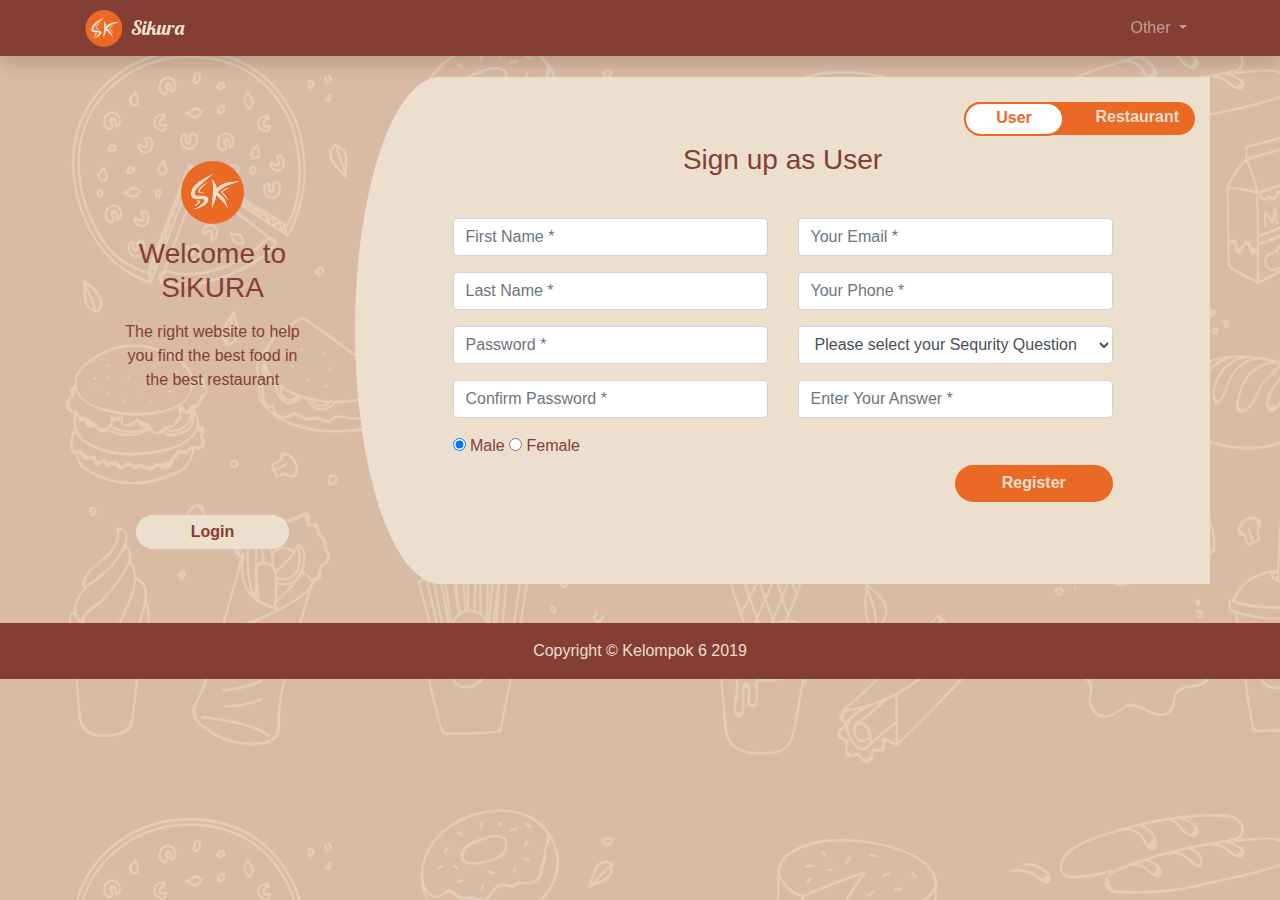
<file: signup.html>
<!doctype html>
<html lang="en">
<!----------------------------------------- START OF HEAD ----------------------------------------->
<head>
    <!-- Required meta tags -->
    <meta charset="utf-8">
    <meta name="viewport" content="width=device-width, initial-scale=1, shrink-to-fit=no">

    <!-- Bootstrap CSS -->
    <link rel="stylesheet" href="https://stackpath.bootstrapcdn.com/bootstrap/4.3.1/css/bootstrap.min.css" integrity="sha384-ggOyR0iXCbMQv3Xipma34MD+dH/1fQ784/j6cY/iJTQUOhcWr7x9JvoRxT2MZw1T" crossorigin="anonymous">
    <link rel="stylesheet" href="style.css">

    <link href="//maxcdn.bootstrapcdn.com/bootstrap/4.1.1/css/bootstrap.min.css" rel="stylesheet" id="bootstrap-css">
    <script src="//maxcdn.bootstrapcdn.com/bootstrap/4.1.1/js/bootstrap.min.js"></script>
    <script src="//cdnjs.cloudflare.com/ajax/libs/jquery/3.2.1/jquery.min.js"></script>
    <link rel="stylesheet" href="https://use.fontawesome.com/releases/v5.7.0/css/all.css" integrity="sha384-lZN37f5QGtY3VHgisS14W3ExzMWZxybE1SJSEsQp9S+oqd12jhcu+A56Ebc1zFSJ" crossorigin="anonymous">   
    <link href="https://fonts.googleapis.com/css?family=Lobster&display=swap" rel="stylesheet">
    <link rel="stylesheet" href="animate.css">
    <title>Sign Up</title>
<!----------------------------------------- START OF MODAL LOGIN ----------------------------------------->
<div class="modal fade" id="formLogin" tabindex="-1" role="dialog" aria-labelledby="exampleModalCenterTitle" aria-hidden="true">
        <div class="modal-dialog modal-dialog-centered" role="document">
          <div class="modal-content container" style="background-color: #eddfcd;">
            <form>
              <div class="text-white" style="background-color: #eddfcd;">
                    <button type="button" class="close" aria-label="Close" data-dismiss="modal">
                            <span aria-hidden="true">&times;</span>
                          </button>
              <div class="text-center mt-2" style="color: #e96925; font-family: 'Lobster';" >
                  <h1>Login</h1>
              </div>
                <div class="form-group container">
                  <label for="exampleInputEmail1" class="mt-3" style="color: #e96925;">Email address</label>
                  <input type="email" class="form-control" style="color: #e96925;" id="exampleInputEmail1" aria-describedby="emailHelp" placeholder="Enter email">
                </div>
                <div class="form-group container">
                  <label for="exampleInputPassword1" style="color: #e96925;">Password</label>
                  <input type="password" class="form-control" style="color: #e96925;" id="exampleInputPassword1" placeholder="Password">
                </div>
                <button type="submit" class="btn container-fluid mb-3 mt-3" style="background-color: #e96925;">Submit</button>
              </div>
          </form>
          </div>
        </div>
      </div>
  </head>
<!----------------------------------------- START OF BODY ----------------------------------------->  
<body style="background-image: url(img/item/background.png);">
<section>
    <!---------------------------------------- START OF NAVBAR ---------------------------------------->     
    <section>    
            <nav class="navbar fixed-top navbar-expand-lg navbar-dark fadeInDown animated shadow" style="background:#853e34;"> 
                <div class="container-fluid container">   
                        <img src="img/item/logo 38x37.png" alt=""/>
                        <a class="navbar-brand ml-2" style="color:#eddfcd; font-family: 'Lobster';" href="index.html">Sikura</a>
                <button class="navbar-toggler navbar-toggler-right" type="button" data-toggle="collapse" data-target="#navbarNavDropdown" aria-controls="navbarNavDropdown" aria-expanded="false" aria-label="Toggle navigation">
                <span class="navbar-toggler-icon"></span>
                </button>             
                <div class="collapse navbar-collapse" id="navbarNavDropdown">
                <ul class="navbar-nav ml-auto">
                    
                    <li class="nav-item dropdown">
                        <a class="nav-link dropdown-toggle" href="#" id="navbarDropdownMenuLink" role="button" data-toggle="dropdown" aria-haspopup="true" aria-expanded="false">
                            Other
                        </a>
                        <div class="dropdown-menu shadow" style="background-color: #e96925;" aria-labelledby="navbarDropdownMenuLink">
                            <a class="dropdown-item text-white" href="about.html">About</a>
                            <a class="dropdown-item text-white" href="404.html">404</a>
                            <a class="dropdown-item text-white" href="loadingPage.html">Loading Page</a>
                        </div>
                    </li>
                </ul>
                </div>
                
                </div>          
            </nav>
        </section>
<!---------------------------------------- START OF REGISTER FORM ---------------------------------------->  
    <section>
    <div class="container register fadeInUp animated">
        <div class="row">
            <div class="col-md-3 register-left">
                <img src="img/item/logo 247x247.png" alt=""/>
                <h3 style="color:#853e34;" >Welcome to SiKURA</h3>
                <p>The right website to help you find the best food in the best restaurant</p>
                <input type="submit" data-toggle="modal" data-target="#formLogin" style="color:#853e34;" value="Login"/><br/> 
                
            </div>
            <div class="col-md-9 register-right">
                <ul class="nav nav-tabs nav-justified" id="myTab" role="tablist">
                    <li class="nav-item">
                        <a class="nav-link active" id="home-tab" data-toggle="tab" href="#home" role="tab" aria-controls="home" aria-selected="true">User</a>
                    </li>
                    <li class="nav-item">
                        <a class="nav-link" id="profile-tab" data-toggle="tab" href="#profile" role="tab" aria-controls="profile" aria-selected="false">Restaurant</a>
                    </li>
                </ul>
                <div class="tab-content" id="myTabContent">

                    <div class="tab-pane fade show active" id="home" role="tabpanel" aria-labelledby="home-tab">
                        <h3 class="register-heading" style="color:#853e34;">Sign up as User</h3>
                        <div class="row register-form">
                            <div class="col-md-6">
                                <div class="form-group">
                                    <input type="text" class="form-control" placeholder="First Name *" value="" />
                                </div>
                                <div class="form-group">
                                    <input type="text" class="form-control" placeholder="Last Name *" value="" />
                                </div>
                                <div class="form-group">
                                    <input type="password" class="form-control" placeholder="Password *" value="" />
                                </div>
                                <div class="form-group">
                                    <input type="password" class="form-control"  placeholder="Confirm Password *" value="" />
                                </div>
                                <div class="form-group">
                                    <div class="maxl">
                                        <label class="radio inline"> 
                                            <input type="radio" name="gender" value="male" checked>
                                            <span style="color:#853e34;"> Male </span> 
                                        </label>
                                        <label class="radio inline"> 
                                            <input type="radio" name="gender" value="female">
                                            <span style="color:#853e34;">Female </span> 
                                        </label>
                                    </div>
                                </div>
                            </div>
                            <div class="col-md-6">
                                <div class="form-group">
                                    <input type="email" class="form-control" placeholder="Your Email *" value="" />
                                </div>
                                <div class="form-group">
                                    <input type="text" minlength="10" maxlength="10" name="txtEmpPhone" class="form-control" placeholder="Your Phone *" value="" />
                                </div>
                                <div class="form-group">
                                    <select class="form-control">
                                        <option class="hidden"  selected disabled>Please select your Sequrity Question</option>
                                        <option>What is your Birthdate?</option>
                                        <option>What is Your old Phone Number</option>
                                        <option>What is your Pet Name?</option>
                                    </select>
                                </div>
                                <div class="form-group">
                                    <input type="text" class="form-control" placeholder="Enter Your Answer *" value="" />
                                </div>
                                <input type="submit" class="btnRegister"  value="Register"/>
                            </div>
                        </div>
                    </div>
                    
                    <div class="tab-pane fade show" id="profile" role="tabpanel" aria-labelledby="profile-tab">
                        <h3  class="register-heading" style="color:#853e34;">Sign up as Restaurant</h3>
                        <div class="row register-form">
                            <div class="col-md-6">
                                <div class="form-group">
                                    <input type="text" class="form-control" placeholder="Owner Name *" value="" />
                                </div>
                                <div class="form-group">
                                    <input type="text" class="form-control" placeholder="Restaurant Name *" value="" />
                                </div>
                                <div class="form-group">
                                    <input type="email" class="form-control" placeholder="Email *" value="" />
                                </div>
                                <div class="form-group">
                                    <input type="text" maxlength="10" minlength="10" class="form-control" placeholder="Phone *" value="" />
                                </div>


                            </div>
                            <div class="col-md-6">
                                <div class="form-group">
                                    <input type="password" class="form-control" placeholder="Password *" value="" />
                                </div>
                                <div class="form-group">
                                    <input type="password" class="form-control" placeholder="Confirm Password *" value="" />
                                </div>
                                <div class="form-group">
                                    <select class="form-control">
                                        <option class="hidden"  selected disabled>Please select your Sequrity Question</option>
                                        <option>What is your Birthdate?</option>
                                        <option>What is Your old Phone Number</option>
                                        <option>What is your Pet Name?</option>
                                    </select>
                                </div>
                                <div class="form-group">
                                    <input type="text" class="form-control" placeholder="`Answer *" value="" />
                                </div>
                                
                                <input type="submit" class="btnRegister" value="Register"/>
                                
                            </div>
                        </div>
                    </div>
                </div>
            </div>
        </div>
        

    </div>
    </section>
</section>
<!---------------------------------------- FOOTER ---------------------------------------->   
<footer class="py-3 fadeInUp animated" style="background: #853e34;">
        <div class="container">
          <p class="m-0 text-center" style="color: #eddfcd;">Copyright &copy; Kelompok 6 2019</p>
        </div>
</footer>









    <!-- Optional JavaScript -->
    <!-- jQuery first, then Popper.js, then Bootstrap JS -->
    <script src="https://code.jquery.com/jquery-3.3.1.slim.min.js" integrity="sha384-q8i/X+965DzO0rT7abK41JStQIAqVgRVzpbzo5smXKp4YfRvH+8abtTE1Pi6jizo" crossorigin="anonymous"></script>
    <script src="https://cdnjs.cloudflare.com/ajax/libs/popper.js/1.14.7/umd/popper.min.js" integrity="sha384-UO2eT0CpHqdSJQ6hJty5KVphtPhzWj9WO1clHTMGa3JDZwrnQq4sF86dIHNDz0W1" crossorigin="anonymous"></script>
    <script src="https://stackpath.bootstrapcdn.com/bootstrap/4.3.1/js/bootstrap.min.js" integrity="sha384-JjSmVgyd0p3pXB1rRibZUAYoIIy6OrQ6VrjIEaFf/nJGzIxFDsf4x0xIM+B07jRM" crossorigin="anonymous"></script>

</body>
</html>
</file>
<file: style.css>
.img-thumbnail {
  background-color: transparent;
}
.map-responsive{
  overflow:hidden;
  padding-bottom:50%;
  position:relative;
  height:0;
}
.map-responsive iframe{
  left:0;
  top:0;
  height:100%;
  width:100%;
  position:absolute;
}

.fixed-bottom {
  position: fixed;
  right: 10%;
  bottom: 5%;
  left: 90%;
  z-index: 1030;
}

.inner{
    overflow: hidden;
}
 
.inner .card{
    transition: all 0.3s ease;
}
 
.inner:hover .card{
    transform: scale(1.03);
}

.inner{
  overflow: hidden;
}

.inner .img-fluid{
  transition: all 0.3s ease;
}

.inner:hover .img-fluid{
  transform: scale(1.03);
}

.form-control {
  background-color: #f1e8dc;
  border: #f1e8dc;
}

.carousel-indicators li {
  width: 3%;
  height: 3px;
}

.card-title {
  margin-bottom: 0;
}

.carousel-item{
    height: auot;
    background: no-repeat center center scroll;
    -webkit-background-size: cover;
    -moz-background-size: cover;
    -o-background-size: cover;
    background-size: cover;
}
.body{
    background-color: black;
}

.w-4 {
    width: 4% !important;
  }

  .after-loop{padding:3rem 0 5rem}.after-loop a.after-loop-item{color:#fff;position:relative;padding-top:1.5rem;padding-bottom:1.5rem;transition:.15s box-shadow ease,.15s transform ease;-moz-transition:.15s box-shadow ease,.15s transform ease}.after-loop a.after-loop-item .card-body i{position:absolute;top:50%;transform:translateY(-50%);font-size:4rem;left:1rem;color:rgba(255,255,255,.2);transition:.15s all ease}.after-loop a.after-loop-item .card-body h4{font-weight:700}.after-loop a.after-loop-item .card-body p{color:rgba(255,255,255,.7);font-weight:600}.after-loop a.after-loop-item:hover{text-decoration:none}.after-loop .card-themes{background-color:#dd3d31}.after-loop .card-templates{background-color:#2092ed}.after-loop .card-snippets{background-color:#ffc107}.after-loop .card-guides{background-color:#28a745}@media(min-width:992px){.after-loop a.after-loop-item:hover{transform:translateY(-0.25rem);box-shadow:0 2.25rem 1.5rem -1.5rem rgba(33,37,41,.3),0 0 1.5rem .5rem rgba(33,37,41,.05)!important}.after-loop a.after-loop-item:hover .card-body i{left:1.5rem;font-size:3rem}.after-loop a.after-loop-item:active{transform:none;box-shadow:0 2rem 1.5rem -1.5rem rgba(33,37,41,.15),0 0 1.5rem .5rem rgba(33,37,41,.05)!important}}#carbonads{padding:1rem;border-radius:.5rem;overflow:hidden;font-size:.8rem;line-height:1rem;background-color:rgba(248,249,250,.15);box-shadow:0 0 1rem .5rem rgba(33,37,41,.1)}

  :root {
    --dasar: #e96925;
}

  .register{
    
    margin-top: 3%;
    padding: 3%;
}
.register-left{
    text-align: center;
    color: #eddfcd;
    margin-top: 4%;
}
.register-left input{
    border: none;
    border-radius: 1.5rem;
    padding: 2%;
    width: 60%;
    background: #eddfcd;
    font-weight: bold;
    color: #383d41;
    margin-top: 30%;
    margin-bottom: 3%;
    cursor: pointer;
}
.register-right{
    background: #eddfcd;
    border-top-left-radius: 10% 50%;
    border-bottom-left-radius: 10% 50%;
}
.register-left img{
    margin-top: 15%;
    margin-bottom: 5%;
    width: 25%;
    -webkit-animation: mover 2s infinite  alternate;
    animation: mover 0.5s infinite  alternate;
}

.page-link {
  color: #eddfcd;
  background-color: #853e34;
  border: 1px solid #eddfcd;
}

@-webkit-keyframes mover {
    0% { transform: translateY(0); }
    100% { transform: translateY(-20px); }
}
@keyframes mover {
    0% { transform: translateY(0); }
    100% { transform: translateY(-20px); }
}
.register-left p{
    font-weight: lighter;
    padding: 12%;
    margin-top: -9%;
    color: #853e34;
}
.register .register-form{
    padding: 10%;
    margin-top: 10%;
}
.btnRegister{
    float: right;
    margin-top: 10%;
    border: none;
    border-radius: 1.5rem;
    padding: 2%;
    background:  #e96925;
    color: #eddfcd;
    font-weight: 600;
    width: 50%;
    cursor: pointer;
}
.register .nav-tabs{
    margin-top: 3%;
    border: none;
    background:  #e96925;
    border-radius: 1.5rem;
    width: 28%;
    float: right;
}
.register .nav-tabs .nav-link{
    padding: 2%;
    height: 34px;
    font-weight: 600;
    color: #eddfcd;
    border-top-right-radius: 1.5rem;
    border-bottom-right-radius: 1.5rem;
}
.register .nav-tabs .nav-link:hover{
    border: none;
}
.register .nav-tabs .nav-link.active{
    width: 100px;
    color:  #e96925;
    border: 2px solid  #e96925;
    border-top-left-radius: 1.5rem;
    border-bottom-left-radius: 1.5rem;
}
.register-heading{
    text-align: center;
    margin-top: 8%;
    margin-bottom: -15%;
    color: #495057;
}

.card-body h4 {
    font-family: 'Lobster';
}

.card-body h5 {
  font-family: 'Lobster';
}
.card{
    background-color: #eddfcd;
}

.card-header {
  background-color : #853e34;
  border-bottom: #eddfcd;
  color: #eddfcd;
}
.list-group-item{
    background: #eddfcd;
}
.carousel-indicators li {
    background-color: #D9BAA4;
}

.breadcrumb {
    background-color: #eddfcd;
}

.bg-dark{
    background: transparent !important;
  }
.bg-dark.scrolled{
    background:#853e34 !important;
  }


  .hovereffect {
    width: 100%;
    height: 100%;
    float: left;
    overflow: hidden;
    position: relative;
    text-align: center;
    cursor: default;
  }
  
  .hovereffect .overlay {
    width: 100%;
    height: 100%;
    position: absolute;
    overflow: hidden;
    top: 0;
    left: 0;
  }
  
  .hovereffect img {
    display: block;
    position: relative;
    -webkit-transform: scale(1.1);
    -ms-transform: scale(1.1);
    transform: scale(1.1);
    -webkit-transition: all 0.35s;
    transition: all 0.35s;
  }
  
  .hovereffect:hover img {
    -webkit-transform: scale(1);
    -ms-transform: scale(1);
    transform: scale(1);
    filter: url('data:image/svg+xml;charset=utf-8,<svg xmlns="http://www.w3.org/2000/svg"><filter id="filter"><feComponentTransfer color-interpolation-filters="sRGB"><feFuncR type="linear" slope="0.7" /><feFuncG type="linear" slope="0.7" /><feFuncB type="linear" slope="0.7" /></feComponentTransfer></filter></svg>#filter');
    filter: brightness(0.7);
    -webkit-filter: brightness(0.7);
  }
  
  .hovereffect h2 {
    text-transform: uppercase;
    color: #fff;
    text-align: center;
    font-size: 17px;
    padding: 10px;
    width: 100%;
  }
  
  .hovereffect:hover h2 {
    opacity: 0;
    filter: alpha(opacity=0);
    -webkit-transform: translate3d(-50%,-50%,0) scale3d(0.8,0.8,1);
    transform: translate3d(-50%,-50%,0) scale3d(0.8,0.8,1);
  }
  
  .hovereffect a.info {
    display: inline-block;
    text-decoration: none;
    padding: 7px 14px;
    text-transform: uppercase;
    color: #fff;
    border: 1px solid #fff;
    margin: 50px 0 0 0;
    background-color: transparent;
  }
  
  .hovereffect a.info:hover {
    box-shadow: 0 0 5px #fff;
  }
  
  .hovereffect .rotate {
    -webkit-transform: rotate(-45deg);
    -ms-transform: rotate(-45deg);
    transform: rotate(-45deg);
    width: 100%;
    height: 100%;
    position: absolute;
  }
  
  .hovereffect hr {
    width: 50%;
    opacity: 0;
    filter: alpha(opacity=0);
  }
  
  .hovereffect  hr:nth-child(2) {
    -webkit-transform: translate3d(-50%,-50%,0) rotate(0deg) scale3d(0,0,1);
    transform: translate3d(-50%,-50%,0) rotate(0deg) scale3d(0,0,1);
  }
  
  .hovereffect  hr:nth-child(3) {
    -webkit-transform: translate3d(-50%,-50%,0) rotate(90deg) scale3d(0,0,1);
    transform: translate3d(-50%,-50%,0) rotate(90deg) scale3d(0,0,1);
  }
  
  .hovereffect h2, .hovereffect hr {
    position: absolute;
    top: 50%;
    left: 50%;
    -webkit-transition: opacity 0.35s, -webkit-transform 0.35s;
    transition: opacity 0.35s, transform 0.35s;
    -webkit-transform: translate3d(-50%,-50%,0);
    transform: translate3d(-50%,-50%,0);
    -webkit-transform-origin: 50%;
    -ms-transform-origin: 50%;
    transform-origin: 50%;
    background-color: transparent;
    margin: 0px;
  }
  
  .group1, .group2 {
    left: 50%;
    position: absolute;
    -webkit-transition: opacity 0.35s, -webkit-transform 0.35s;
    transition: opacity 0.35s, transform 0.35s;
    -webkit-transform: translate3d(-50%,-50%,0);
    transform: translate3d(-50%,-50%,0);
    -webkit-transform-origin: 50%;
    -ms-transform-origin: 50%;
    transform-origin: 50%;
    background-color: transparent;
    margin: 0px;
    padding: 0px;
  }
  
  .group1 {
    top: 40%;
  }
  
  .group2 {
    top: 60%;
  }
  
  .hovereffect p {
    width: 30%;
    text-transform: none;
    font-size: 15px;
    line-height: 2;
  }
  
  .hovereffect p a {
    color: #fff;
  }
  
  .hovereffect p a:hover,
  .hovereffect p a:focus {
    opacity: 0.6;
    filter: alpha(opacity=60);
  }
  
  .hovereffect  a i {
    opacity: 0;
    filter: alpha(opacity=0);
    -webkit-transition: opacity 0.35s, -webkit-transform 0.35s;
    transition: opacity 0.35s, transform 0.35s;
    padding: 10px;
    font-size: 20px;
  }
  
  .group1 a:first-child i {
    -webkit-transform: translate3d(-60px,-60px,0) rotate(45deg) scale(2);
    transform: translate3d(-60px,-60px,0) rotate(45deg) scale(2);
  }
  
  .group1 a:nth-child(2) i {
    -webkit-transform: translate3d(60px,-60px,0) rotate(45deg) scale(2);
    transform: translate3d(60px,-60px,0)  rotate(45deg) scale(2);
  }
  
  .group2 a:first-child i {
    -webkit-transform: translate3d(-60px,60px,0) rotate(45deg) scale(2);
    transform: translate3d(-60px,60px,0) rotate(45deg) scale(2);
  }
  
  .group2 a:nth-child(2) i {
    -webkit-transform: translate3d(60px,60px,0)  rotate(45deg) scale(2);
    transform: translate3d(60px,60px,0)  rotate(45deg) scale(2);
  }
  
  .hovereffect:hover hr:nth-child(2) {
    opacity: 1;
    filter: alpha(opacity=100);
    -webkit-transform: translate3d(-50%,-50%,0) rotate(0deg) scale3d(1,1,1);
    transform: translate3d(-50%,-50%,0) rotate(0deg) scale3d(1,1,1);
  }
  
  .hovereffect:hover hr:nth-child(3) {
    opacity: 1;
    filter: alpha(opacity=100);
    -webkit-transform: translate3d(-50%,-50%,0) rotate(90deg) scale3d(1,1,1);
    transform: translate3d(-50%,-50%,0) rotate(90deg) scale3d(1,1,1);
  }
  
  .hovereffect:hover .group1 i:empty, .hovereffect:hover .group2 i:empty {
    -webkit-transform: translate3d(0,0,0);
    transform: translate3d(0,0,0) rotate(45deg) scale(1);
    opacity: 1;
    filter: alpha(opacity=100);
  }

  .bloc_left_price {
    color: #c01508;
    text-align: center;
    font-weight: bold;
    font-size: 150%;
}
.category_block li:hover {
    background-color: #007bff;
}
.category_block li:hover a {
    color: #ffffff;
}
.category_block li a {
    color: #343a40;
}
.add_to_cart_block .price {
    color: #c01508;
    text-align: center;
    font-weight: bold;
    font-size: 200%;
    margin-bottom: 0;
}
.add_to_cart_block .price_discounted {
    color: #343a40;
    text-align: center;
    text-decoration: line-through;
    font-size: 140%;
}
.product_rassurance {
    padding: 10px;
    margin-top: 15px;
    background: #ffffff;
    border: 1px solid #6c757d;
    color: #6c757d;
}
.product_rassurance .list-inline {
    margin-bottom: 0;
    text-transform: uppercase;
    text-align: center;
}
.product_rassurance .list-inline li:hover {
    color: #343a40;
}
.reviews_product .fa-star {
    color: gold;
}
</file>
